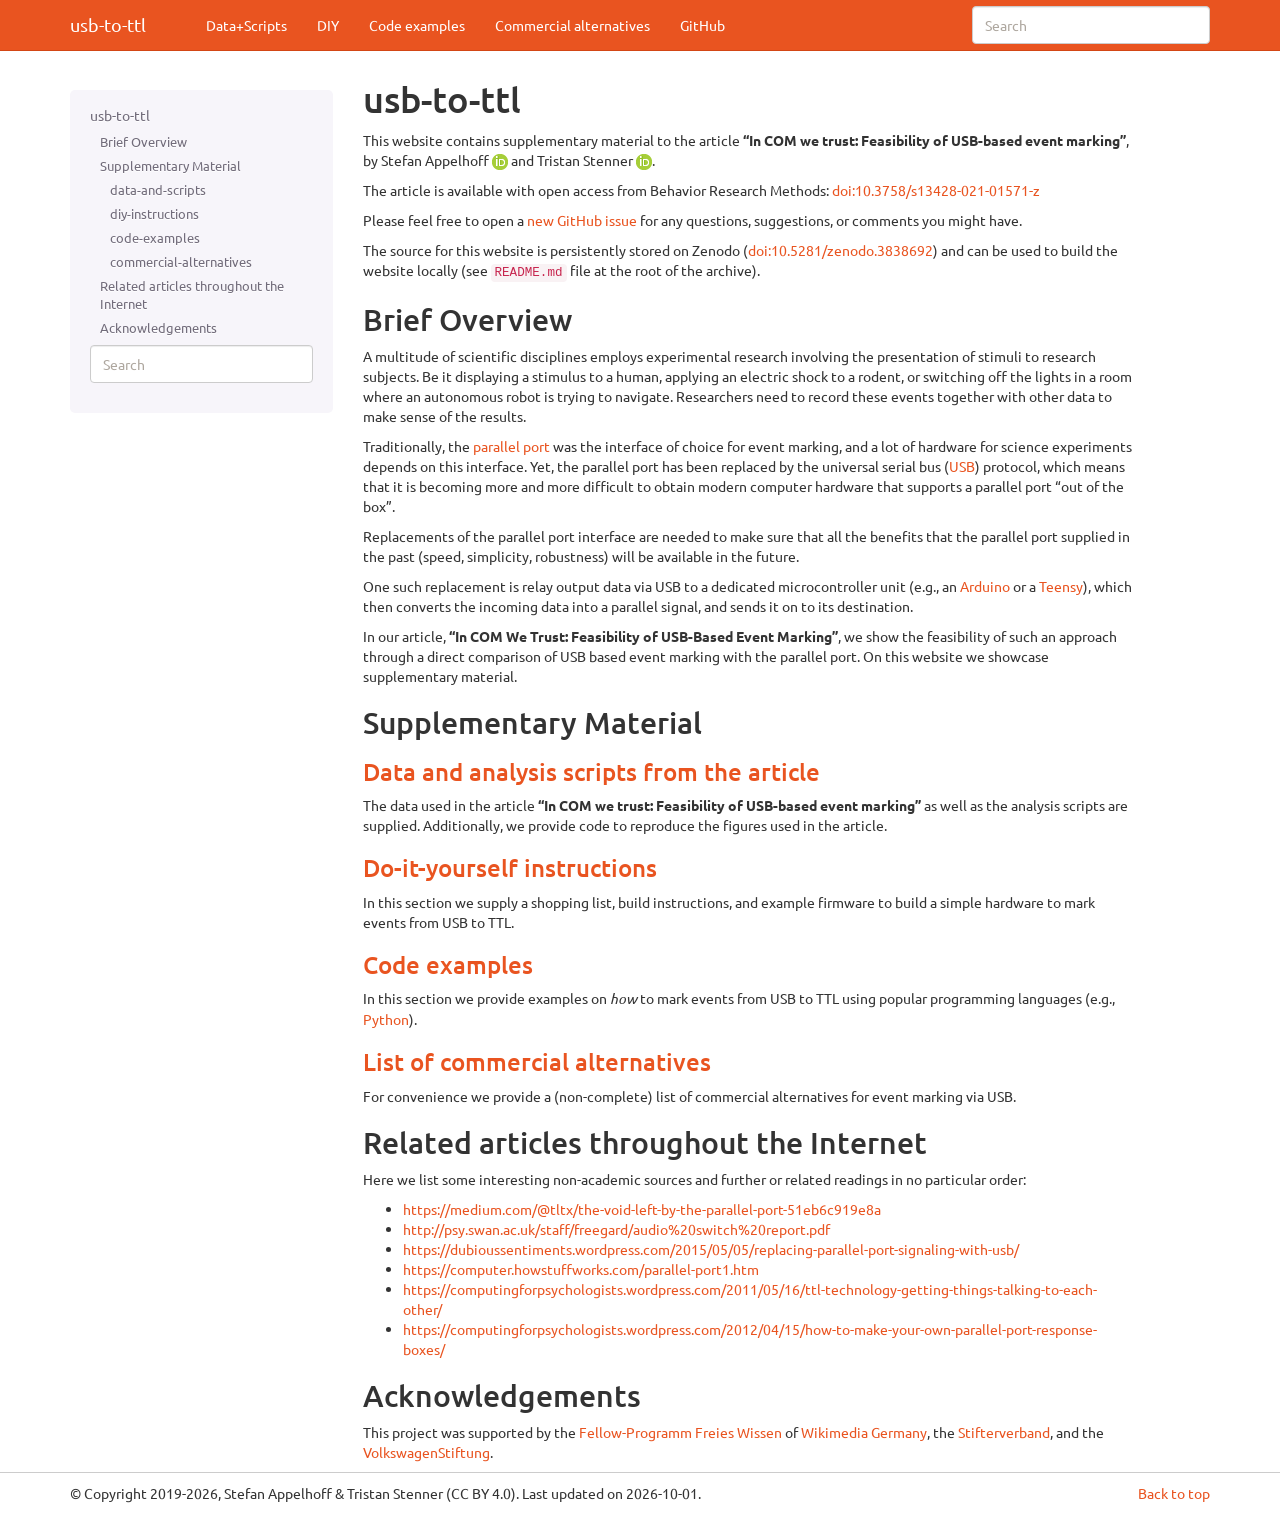
<file: index.html>
<!DOCTYPE html>

<html lang="en" data-content_root="./">
  <head>
    <meta charset="utf-8" />
    <meta name="viewport" content="width=device-width, initial-scale=1.0" /><meta name="viewport" content="width=device-width, initial-scale=1" />

    <title>usb-to-ttl &#8212; usb-to-ttl  documentation</title>
    <link rel="stylesheet" type="text/css" href="_static/pygments.css?v=a746c00c" />
    <link rel="stylesheet" type="text/css" href="_static/bootstrap-sphinx.css?v=0bf093e7" />
    <link rel="stylesheet" type="text/css" href="_static/copybutton.css?v=76b2166b" />
    <script src="_static/documentation_options.js?v=5929fcd5"></script>
    <script src="_static/doctools.js?v=fd6eb6e6"></script>
    <script src="_static/sphinx_highlight.js?v=6ffebe34"></script>
    <script src="_static/clipboard.min.js?v=a7894cd8"></script>
    <script src="_static/copybutton.js?v=fd10adb8"></script>
    <link rel="index" title="Index" href="genindex.html" />
    <link rel="search" title="Search" href="search.html" />
<meta charset='utf-8'>
<meta http-equiv='X-UA-Compatible' content='IE=edge,chrome=1'>
<meta name='viewport' content='width=device-width, initial-scale=1.0, maximum-scale=1'>
<meta name="apple-mobile-web-app-capable" content="yes">
<script type="text/javascript" src="_static/js/jquery-1.12.4.min.js"></script>
<script type="text/javascript" src="_static/js/jquery-fix.js"></script>
<script type="text/javascript" src="_static/bootstrap-3.4.1/js/bootstrap.min.js"></script>
<script type="text/javascript" src="_static/bootstrap-sphinx.js"></script>

  </head><body>

  <div id="navbar" class="navbar navbar-default navbar-fixed-top">
    <div class="container">
      <div class="navbar-header">
        <!-- .btn-navbar is used as the toggle for collapsed navbar content -->
        <button type="button" class="navbar-toggle" data-toggle="collapse" data-target=".nav-collapse">
          <span class="icon-bar"></span>
          <span class="icon-bar"></span>
          <span class="icon-bar"></span>
        </button>
        <a class="navbar-brand" href="#">
          usb-to-ttl</a>
        <span class="navbar-text navbar-version pull-left"><b></b></span>
      </div>

        <div class="collapse navbar-collapse nav-collapse">
          <ul class="nav navbar-nav">
            
                <li><a href="data-and-scripts.html">Data+Scripts</a></li>
                <li><a href="diy-instructions.html">DIY</a></li>
                <li><a href="code-examples.html">Code examples</a></li>
                <li><a href="commercial-alternatives.html">Commercial alternatives</a></li>
                <li><a href="https://github.com/sappelhoff/usb-to-ttl">GitHub</a></li>
            
            
              <li class="dropdown globaltoc-container">
  <a role="button"
     id="dLabelGlobalToc"
     data-toggle="dropdown"
     data-target="#"
     href="#">Site <b class="caret"></b></a>
  <ul class="dropdown-menu globaltoc"
      role="menu"
      aria-labelledby="dLabelGlobalToc"></ul>
</li>
              
            
            
            
            
            
              <li class="hidden-sm"></li>
            
          </ul>

          
            
<form class="navbar-form navbar-right" action="search.html" method="get">
 <div class="form-group">
  <input type="text" name="q" class="form-control" placeholder="Search" />
 </div>
  <input type="hidden" name="check_keywords" value="yes" />
  <input type="hidden" name="area" value="default" />
</form>
          
        </div>
    </div>
  </div>

<div class="container">
  <div class="row">
      <div class="col-md-3">
        <div id="sidebar" class="bs-sidenav" role="complementary"><ul>
<li><a class="reference internal" href="#">usb-to-ttl</a><ul>
<li><a class="reference internal" href="#brief-overview">Brief Overview</a></li>
<li><a class="reference internal" href="#supplementary-material">Supplementary Material</a><ul>
<li><a class="reference internal" href="#data-and-scripts"><span class="xref std std-ref">data-and-scripts</span></a></li>
<li><a class="reference internal" href="#diy-instructions"><span class="xref std std-ref">diy-instructions</span></a></li>
<li><a class="reference internal" href="#code-examples"><span class="xref std std-ref">code-examples</span></a></li>
<li><a class="reference internal" href="#commercial-alternatives"><span class="xref std std-ref">commercial-alternatives</span></a></li>
</ul>
</li>
<li><a class="reference internal" href="#related-articles-throughout-the-internet">Related articles throughout the Internet</a></li>
<li><a class="reference internal" href="#acknowledgements">Acknowledgements</a></li>
</ul>
</li>
</ul>

<form action="search.html" method="get">
 <div class="form-group">
  <input type="text" name="q" class="form-control" placeholder="Search" />
 </div>
  <input type="hidden" name="check_keywords" value="yes" />
  <input type="hidden" name="area" value="default" />
</form>
        </div>
      </div>
    <div class="body col-md-9 content" role="main">
      
  <section id="usb-to-ttl">
<h1>usb-to-ttl<a class="headerlink" href="#usb-to-ttl" title="Link to this heading">¶</a></h1>
<p>This website contains supplementary material to the article <strong>“In COM we trust: Feasibility of USB-based event marking”</strong>, by Stefan Appelhoff <a class="reference external" href="https://orcid.org/0000-0001-8002-0877"><img alt="(ORCID ID Stefan Appelhoff)" src="_images/orcid_16x16.png" /></a> and Tristan Stenner <a class="reference external" href="https://orcid.org/0000-0002-2428-9051"><img alt="(ORCID ID Tristan Stenner)" src="_images/orcid_16x16.png" /></a>.</p>
<p>The article is available with open access from Behavior Research Methods: <a class="reference external" href="https://doi.org/10.3758/s13428-021-01571-z">doi:10.3758/s13428-021-01571-z</a></p>
<p>Please feel free to open a <a class="reference external" href="https://github.com/sappelhoff/usb-to-ttl/issues/new">new GitHub issue</a> for any questions, suggestions, or comments you might have.</p>
<p>The source for this website is persistently stored on Zenodo (<a class="reference external" href="https://doi.org/10.5281/zenodo.3838692">doi:10.5281/zenodo.3838692</a>) and can be used to build the website locally (see <code class="docutils literal notranslate"><span class="pre">README.md</span></code> file at the root of the archive).</p>
<section id="brief-overview">
<h2>Brief Overview<a class="headerlink" href="#brief-overview" title="Link to this heading">¶</a></h2>
<p>A multitude of scientific disciplines employs experimental research involving the presentation of stimuli to research subjects.
Be it displaying a stimulus to a human, applying an electric shock to a rodent, or switching off the lights in a room where an autonomous robot is trying to navigate.
Researchers need to record these events together with other data to make sense of the results.</p>
<p>Traditionally, the <a class="reference external" href="https://en.wikipedia.org/wiki/Parallel_port">parallel port</a> was the interface of choice for event marking, and a lot of hardware for science experiments depends on this interface.
Yet, the parallel port has been replaced by the universal serial bus (<a class="reference external" href="https://en.wikipedia.org/wiki/USB">USB</a>) protocol, which means that it is becoming more and more difficult to obtain modern computer hardware that supports a parallel port “out of the box”.</p>
<p>Replacements of the parallel port interface are needed to make sure that all the benefits that the parallel port supplied in the past (speed, simplicity, robustness) will be available in the future.</p>
<p>One such replacement is relay output data via USB to a dedicated microcontroller unit (e.g., an <a class="reference external" href="https://www.arduino.cc/">Arduino</a> or a <a class="reference external" href="https://www.pjrc.com/teensy/">Teensy</a>), which then converts the incoming data into a parallel signal, and sends it on to its destination.</p>
<p>In our article, <strong>“In COM We Trust: Feasibility of USB-Based Event Marking”</strong>, we show the feasibility of such an approach through a direct comparison of USB based event marking with the parallel port.
On this website we showcase supplementary material.</p>
</section>
<section id="supplementary-material">
<h2>Supplementary Material<a class="headerlink" href="#supplementary-material" title="Link to this heading">¶</a></h2>
<section id="data-and-scripts">
<h3><a class="reference internal" href="data-and-scripts.html#data-and-scripts"><span class="std std-ref">Data and analysis scripts from the article</span></a><a class="headerlink" href="#data-and-scripts" title="Link to this heading">¶</a></h3>
<p>The data used in the article <strong>“In COM we trust: Feasibility of USB-based event marking”</strong> as well as the analysis scripts are supplied.
Additionally, we provide code to reproduce the figures used in the article.</p>
</section>
<section id="diy-instructions">
<h3><a class="reference internal" href="diy-instructions.html#diy-instructions"><span class="std std-ref">Do-it-yourself instructions</span></a><a class="headerlink" href="#diy-instructions" title="Link to this heading">¶</a></h3>
<p>In this section we supply a shopping list, build instructions, and example firmware to build a simple hardware to mark events from USB to TTL.</p>
</section>
<section id="code-examples">
<h3><a class="reference internal" href="code-examples.html#code-examples"><span class="std std-ref">Code examples</span></a><a class="headerlink" href="#code-examples" title="Link to this heading">¶</a></h3>
<p>In this section we provide examples on <em>how</em> to mark events from USB to TTL using popular programming languages (e.g., <a class="reference external" href="https://www.python.org">Python</a>).</p>
</section>
<section id="commercial-alternatives">
<h3><a class="reference internal" href="commercial-alternatives.html#commercial-alternatives"><span class="std std-ref">List of commercial alternatives</span></a><a class="headerlink" href="#commercial-alternatives" title="Link to this heading">¶</a></h3>
<p>For convenience we provide a (non-complete) list of commercial alternatives for event marking via USB.</p>
</section>
</section>
<section id="related-articles-throughout-the-internet">
<h2>Related articles throughout the Internet<a class="headerlink" href="#related-articles-throughout-the-internet" title="Link to this heading">¶</a></h2>
<p>Here we list some interesting non-academic sources and further or related readings in no particular order:</p>
<ul class="simple">
<li><p><a class="reference external" href="https://medium.com/&#64;tltx/the-void-left-by-the-parallel-port-51eb6c919e8a">https://medium.com/&#64;tltx/the-void-left-by-the-parallel-port-51eb6c919e8a</a></p></li>
<li><p><a class="reference external" href="http://psy.swan.ac.uk/staff/freegard/audio%20switch%20report.pdf">http://psy.swan.ac.uk/staff/freegard/audio%20switch%20report.pdf</a></p></li>
<li><p><a class="reference external" href="https://dubioussentiments.wordpress.com/2015/05/05/replacing-parallel-port-signaling-with-usb/">https://dubioussentiments.wordpress.com/2015/05/05/replacing-parallel-port-signaling-with-usb/</a></p></li>
<li><p><a class="reference external" href="https://computer.howstuffworks.com/parallel-port1.htm">https://computer.howstuffworks.com/parallel-port1.htm</a></p></li>
<li><p><a class="reference external" href="https://computingforpsychologists.wordpress.com/2011/05/16/ttl-technology-getting-things-talking-to-each-other/">https://computingforpsychologists.wordpress.com/2011/05/16/ttl-technology-getting-things-talking-to-each-other/</a></p></li>
<li><p><a class="reference external" href="https://computingforpsychologists.wordpress.com/2012/04/15/how-to-make-your-own-parallel-port-response-boxes/">https://computingforpsychologists.wordpress.com/2012/04/15/how-to-make-your-own-parallel-port-response-boxes/</a></p></li>
</ul>
</section>
<section id="acknowledgements">
<h2>Acknowledgements<a class="headerlink" href="#acknowledgements" title="Link to this heading">¶</a></h2>
<p>This project was supported by the <a class="reference external" href="https://de.wikiversity.org/wiki/Wikiversity:Fellow-Programm_Freies_Wissen">Fellow-Programm Freies Wissen</a> of <a class="reference external" href="https://www.wikimedia.de/">Wikimedia Germany</a>, the <a class="reference external" href="https://www.stifterverband.org/">Stifterverband</a>, and the <a class="reference external" href="https://www.volkswagenstiftung.de/">VolkswagenStiftung</a>.</p>
</section>
</section>


    </div>
      
  </div>
</div>
<footer class="footer">
  <div class="container">
    <p class="pull-right">
      <a href="#">Back to top</a>
      
    </p>
    <p>
        &copy; Copyright 2019-2026, Stefan Appelhoff &amp; Tristan Stenner (CC BY 4.0). Last updated on 2026-10-01.<br/>
    </p>
  </div>
</footer>
  </body>
</html>
</file>
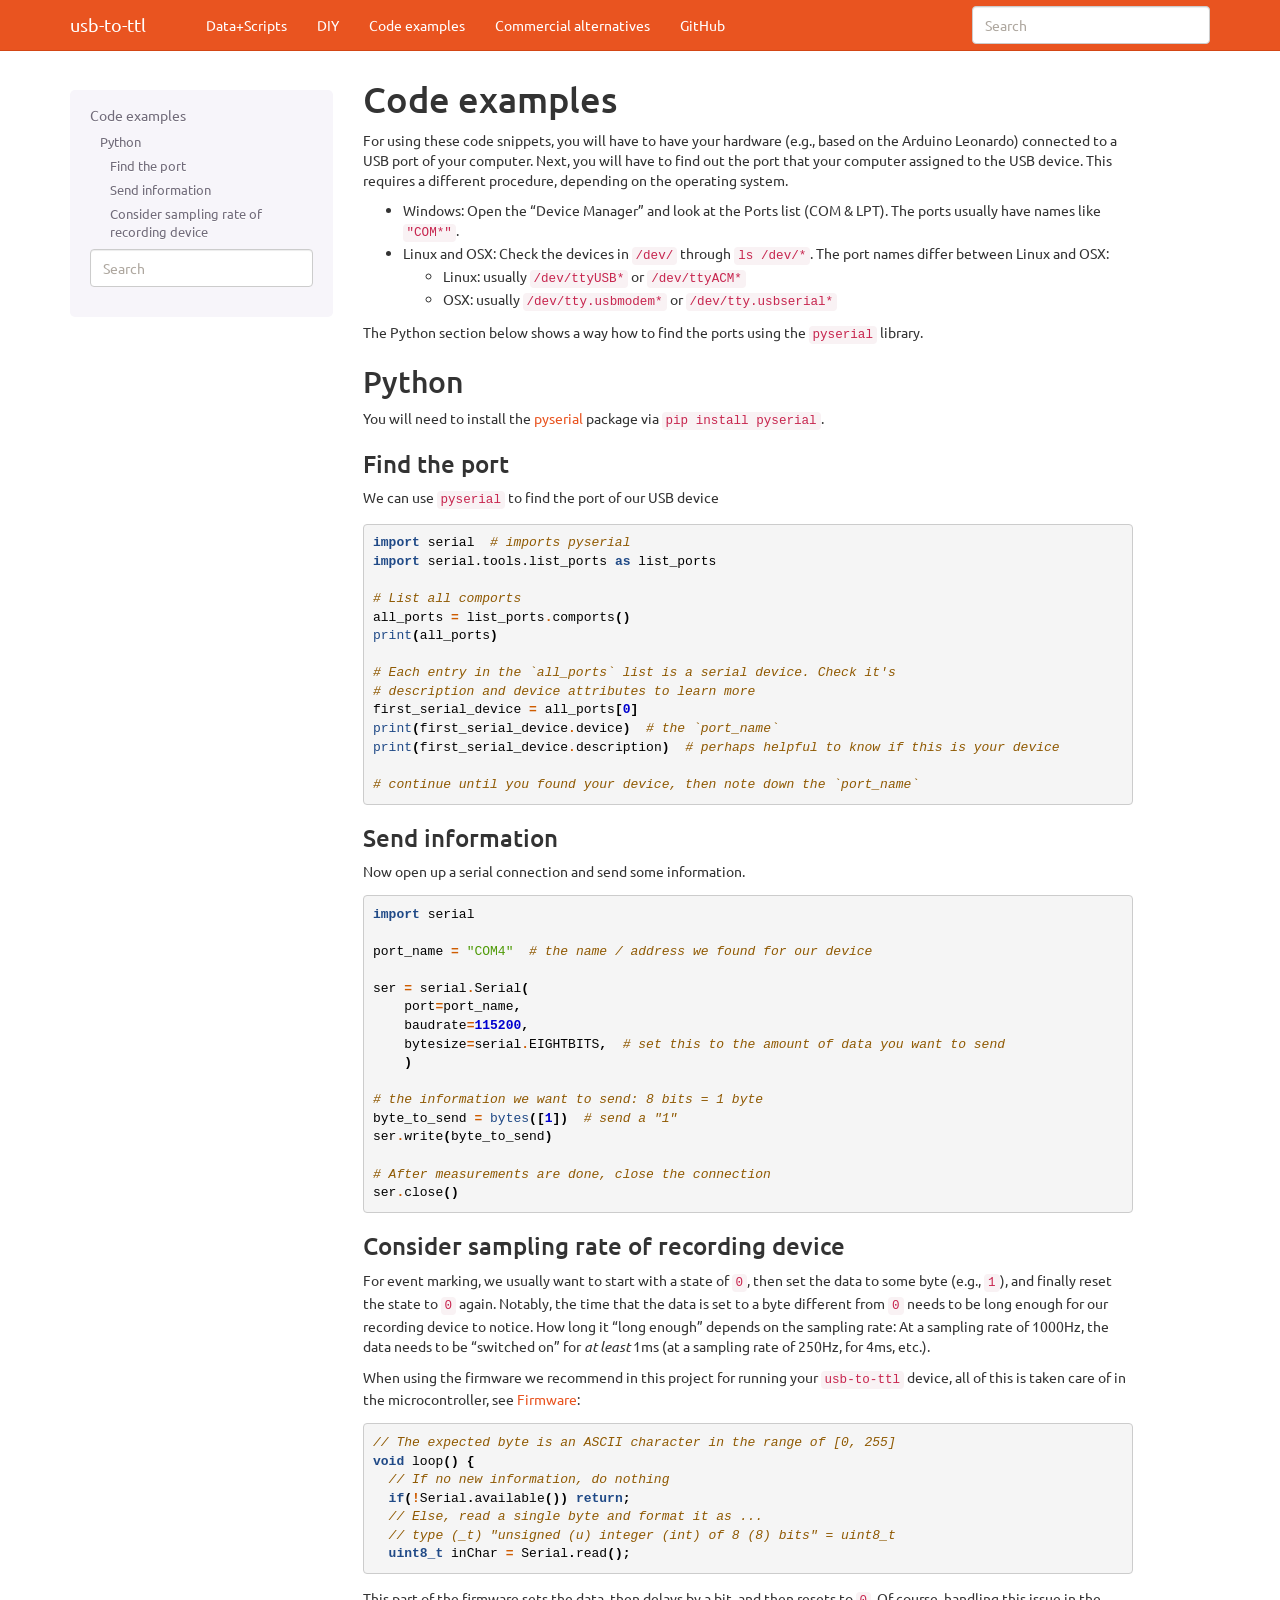
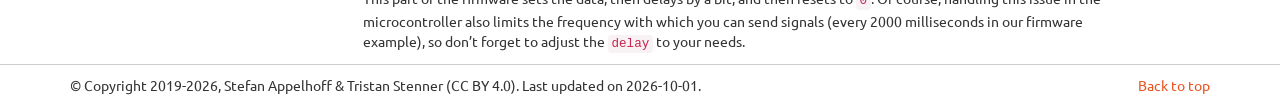
<file: code-examples.html>
<!DOCTYPE html>

<html lang="en" data-content_root="./">
  <head>
    <meta charset="utf-8" />
    <meta name="viewport" content="width=device-width, initial-scale=1.0" /><meta name="viewport" content="width=device-width, initial-scale=1" />

    <title>Code examples &#8212; usb-to-ttl  documentation</title>
    <link rel="stylesheet" type="text/css" href="_static/pygments.css?v=a746c00c" />
    <link rel="stylesheet" type="text/css" href="_static/bootstrap-sphinx.css?v=0bf093e7" />
    <link rel="stylesheet" type="text/css" href="_static/copybutton.css?v=76b2166b" />
    <script src="_static/documentation_options.js?v=5929fcd5"></script>
    <script src="_static/doctools.js?v=fd6eb6e6"></script>
    <script src="_static/sphinx_highlight.js?v=6ffebe34"></script>
    <script src="_static/clipboard.min.js?v=a7894cd8"></script>
    <script src="_static/copybutton.js?v=fd10adb8"></script>
    <link rel="index" title="Index" href="genindex.html" />
    <link rel="search" title="Search" href="search.html" />
<meta charset='utf-8'>
<meta http-equiv='X-UA-Compatible' content='IE=edge,chrome=1'>
<meta name='viewport' content='width=device-width, initial-scale=1.0, maximum-scale=1'>
<meta name="apple-mobile-web-app-capable" content="yes">
<script type="text/javascript" src="_static/js/jquery-1.12.4.min.js"></script>
<script type="text/javascript" src="_static/js/jquery-fix.js"></script>
<script type="text/javascript" src="_static/bootstrap-3.4.1/js/bootstrap.min.js"></script>
<script type="text/javascript" src="_static/bootstrap-sphinx.js"></script>

  </head><body>

  <div id="navbar" class="navbar navbar-default navbar-fixed-top">
    <div class="container">
      <div class="navbar-header">
        <!-- .btn-navbar is used as the toggle for collapsed navbar content -->
        <button type="button" class="navbar-toggle" data-toggle="collapse" data-target=".nav-collapse">
          <span class="icon-bar"></span>
          <span class="icon-bar"></span>
          <span class="icon-bar"></span>
        </button>
        <a class="navbar-brand" href="index.html">
          usb-to-ttl</a>
        <span class="navbar-text navbar-version pull-left"><b></b></span>
      </div>

        <div class="collapse navbar-collapse nav-collapse">
          <ul class="nav navbar-nav">
            
                <li><a href="data-and-scripts.html">Data+Scripts</a></li>
                <li><a href="diy-instructions.html">DIY</a></li>
                <li><a href="#">Code examples</a></li>
                <li><a href="commercial-alternatives.html">Commercial alternatives</a></li>
                <li><a href="https://github.com/sappelhoff/usb-to-ttl">GitHub</a></li>
            
            
              <li class="dropdown globaltoc-container">
  <a role="button"
     id="dLabelGlobalToc"
     data-toggle="dropdown"
     data-target="#"
     href="index.html">Site <b class="caret"></b></a>
  <ul class="dropdown-menu globaltoc"
      role="menu"
      aria-labelledby="dLabelGlobalToc"></ul>
</li>
              
            
            
            
            
            
              <li class="hidden-sm"></li>
            
          </ul>

          
            
<form class="navbar-form navbar-right" action="search.html" method="get">
 <div class="form-group">
  <input type="text" name="q" class="form-control" placeholder="Search" />
 </div>
  <input type="hidden" name="check_keywords" value="yes" />
  <input type="hidden" name="area" value="default" />
</form>
          
        </div>
    </div>
  </div>

<div class="container">
  <div class="row">
      <div class="col-md-3">
        <div id="sidebar" class="bs-sidenav" role="complementary"><ul>
<li><a class="reference internal" href="#">Code examples</a><ul>
<li><a class="reference internal" href="#python">Python</a><ul>
<li><a class="reference internal" href="#find-the-port">Find the port</a></li>
<li><a class="reference internal" href="#send-information">Send information</a></li>
<li><a class="reference internal" href="#consider-sampling-rate-of-recording-device">Consider sampling rate of recording device</a></li>
</ul>
</li>
</ul>
</li>
</ul>

<form action="search.html" method="get">
 <div class="form-group">
  <input type="text" name="q" class="form-control" placeholder="Search" />
 </div>
  <input type="hidden" name="check_keywords" value="yes" />
  <input type="hidden" name="area" value="default" />
</form>
        </div>
      </div>
    <div class="body col-md-9 content" role="main">
      
  <section id="code-examples">
<span id="id1"></span><h1>Code examples<a class="headerlink" href="#code-examples" title="Link to this heading">¶</a></h1>
<p>For using these code snippets, you will have to have your hardware (e.g., based on the Arduino Leonardo) connected to a USB port of your computer.
Next, you will have to find out the port that your computer assigned to the USB device.
This requires a different procedure, depending on the operating system.</p>
<ul class="simple">
<li><p>Windows: Open the “Device Manager” and look at the Ports list (COM &amp; LPT). The ports usually have names like <code class="docutils literal notranslate"><span class="pre">&quot;COM*&quot;</span></code>.</p></li>
<li><p>Linux and OSX: Check the devices in <code class="docutils literal notranslate"><span class="pre">/dev/</span></code> through <code class="docutils literal notranslate"><span class="pre">ls</span> <span class="pre">/dev/*</span></code>. The port names differ between Linux and OSX:</p>
<ul>
<li><p>Linux: usually <code class="docutils literal notranslate"><span class="pre">/dev/ttyUSB*</span></code> or <code class="docutils literal notranslate"><span class="pre">/dev/ttyACM*</span></code></p></li>
<li><p>OSX: usually <code class="docutils literal notranslate"><span class="pre">/dev/tty.usbmodem*</span></code> or <code class="docutils literal notranslate"><span class="pre">/dev/tty.usbserial*</span></code></p></li>
</ul>
</li>
</ul>
<p>The Python section below shows a way how to find the ports using the <code class="docutils literal notranslate"><span class="pre">pyserial</span></code> library.</p>
<section id="python">
<h2>Python<a class="headerlink" href="#python" title="Link to this heading">¶</a></h2>
<p>You will need to install the <a class="reference external" href="https://github.com/pyserial/pyserial">pyserial</a> package via <code class="docutils literal notranslate"><span class="pre">pip</span> <span class="pre">install</span> <span class="pre">pyserial</span></code>.</p>
<section id="find-the-port">
<h3>Find the port<a class="headerlink" href="#find-the-port" title="Link to this heading">¶</a></h3>
<p>We can use <code class="docutils literal notranslate"><span class="pre">pyserial</span></code> to find the port of our USB device</p>
<div class="highlight-python notranslate"><div class="highlight"><pre><span></span><span class="kn">import</span> <span class="nn">serial</span>  <span class="c1"># imports pyserial</span>
<span class="kn">import</span> <span class="nn">serial.tools.list_ports</span> <span class="k">as</span> <span class="nn">list_ports</span>

<span class="c1"># List all comports</span>
<span class="n">all_ports</span> <span class="o">=</span> <span class="n">list_ports</span><span class="o">.</span><span class="n">comports</span><span class="p">()</span>
<span class="nb">print</span><span class="p">(</span><span class="n">all_ports</span><span class="p">)</span>

<span class="c1"># Each entry in the `all_ports` list is a serial device. Check it&#39;s</span>
<span class="c1"># description and device attributes to learn more</span>
<span class="n">first_serial_device</span> <span class="o">=</span> <span class="n">all_ports</span><span class="p">[</span><span class="mi">0</span><span class="p">]</span>
<span class="nb">print</span><span class="p">(</span><span class="n">first_serial_device</span><span class="o">.</span><span class="n">device</span><span class="p">)</span>  <span class="c1"># the `port_name`</span>
<span class="nb">print</span><span class="p">(</span><span class="n">first_serial_device</span><span class="o">.</span><span class="n">description</span><span class="p">)</span>  <span class="c1"># perhaps helpful to know if this is your device</span>

<span class="c1"># continue until you found your device, then note down the `port_name`</span>
</pre></div>
</div>
</section>
<section id="send-information">
<h3>Send information<a class="headerlink" href="#send-information" title="Link to this heading">¶</a></h3>
<p>Now open up a serial connection and send some information.</p>
<div class="highlight-python notranslate"><div class="highlight"><pre><span></span><span class="kn">import</span> <span class="nn">serial</span>

<span class="n">port_name</span> <span class="o">=</span> <span class="s2">&quot;COM4&quot;</span>  <span class="c1"># the name / address we found for our device</span>

<span class="n">ser</span> <span class="o">=</span> <span class="n">serial</span><span class="o">.</span><span class="n">Serial</span><span class="p">(</span>
    <span class="n">port</span><span class="o">=</span><span class="n">port_name</span><span class="p">,</span>
    <span class="n">baudrate</span><span class="o">=</span><span class="mi">115200</span><span class="p">,</span>
    <span class="n">bytesize</span><span class="o">=</span><span class="n">serial</span><span class="o">.</span><span class="n">EIGHTBITS</span><span class="p">,</span>  <span class="c1"># set this to the amount of data you want to send</span>
    <span class="p">)</span>

<span class="c1"># the information we want to send: 8 bits = 1 byte</span>
<span class="n">byte_to_send</span> <span class="o">=</span> <span class="nb">bytes</span><span class="p">([</span><span class="mi">1</span><span class="p">])</span>  <span class="c1"># send a &quot;1&quot;</span>
<span class="n">ser</span><span class="o">.</span><span class="n">write</span><span class="p">(</span><span class="n">byte_to_send</span><span class="p">)</span>

<span class="c1"># After measurements are done, close the connection</span>
<span class="n">ser</span><span class="o">.</span><span class="n">close</span><span class="p">()</span>
</pre></div>
</div>
</section>
<section id="consider-sampling-rate-of-recording-device">
<h3>Consider sampling rate of recording device<a class="headerlink" href="#consider-sampling-rate-of-recording-device" title="Link to this heading">¶</a></h3>
<p>For event marking, we usually want to start with a state of <code class="docutils literal notranslate"><span class="pre">0</span></code>, then set the data to some byte (e.g., <code class="docutils literal notranslate"><span class="pre">1</span></code>), and finally reset the state to <code class="docutils literal notranslate"><span class="pre">0</span></code> again.
Notably, the time that the data is set to a byte different from <code class="docutils literal notranslate"><span class="pre">0</span></code> needs to be long enough for our recording device to notice.
How long it “long enough” depends on the sampling rate: At a sampling rate of 1000Hz, the data needs to be “switched on” for <em>at least</em> 1ms (at a sampling rate of 250Hz, for 4ms, etc.).</p>
<p>When using the firmware we recommend in this project for running your <code class="docutils literal notranslate"><span class="pre">usb-to-ttl</span></code> device, all of this is taken care of in the microcontroller, see <a class="reference internal" href="diy-instructions.html#firmware"><span class="std std-ref">Firmware</span></a>:</p>
<div class="highlight-C notranslate"><div class="highlight"><pre><span></span><span class="c1">// The expected byte is an ASCII character in the range of [0, 255]</span>
<span class="kt">void</span><span class="w"> </span><span class="nf">loop</span><span class="p">()</span><span class="w"> </span><span class="p">{</span>
<span class="w">  </span><span class="c1">// If no new information, do nothing</span>
<span class="w">  </span><span class="k">if</span><span class="p">(</span><span class="o">!</span><span class="n">Serial</span><span class="p">.</span><span class="n">available</span><span class="p">())</span><span class="w"> </span><span class="k">return</span><span class="p">;</span>
<span class="w">  </span><span class="c1">// Else, read a single byte and format it as ...</span>
<span class="w">  </span><span class="c1">// type (_t) &quot;unsigned (u) integer (int) of 8 (8) bits&quot; = uint8_t</span>
<span class="w">  </span><span class="kt">uint8_t</span><span class="w"> </span><span class="n">inChar</span><span class="w"> </span><span class="o">=</span><span class="w"> </span><span class="n">Serial</span><span class="p">.</span><span class="n">read</span><span class="p">();</span>
</pre></div>
</div>
<p>This part of the firmware sets the data, then delays by a bit, and then resets to <code class="docutils literal notranslate"><span class="pre">0</span></code>.
Of course, handling this issue in the microcontroller also limits the frequency with which you can send signals (every 2000 milliseconds in our firmware example), so don’t forget to adjust the <code class="docutils literal notranslate"><span class="pre">delay</span></code> to your needs.</p>
</section>
</section>
</section>


    </div>
      
  </div>
</div>
<footer class="footer">
  <div class="container">
    <p class="pull-right">
      <a href="#">Back to top</a>
      
    </p>
    <p>
        &copy; Copyright 2019-2026, Stefan Appelhoff &amp; Tristan Stenner (CC BY 4.0). Last updated on 2026-10-01.<br/>
    </p>
  </div>
</footer>
  </body>
</html>
</file>
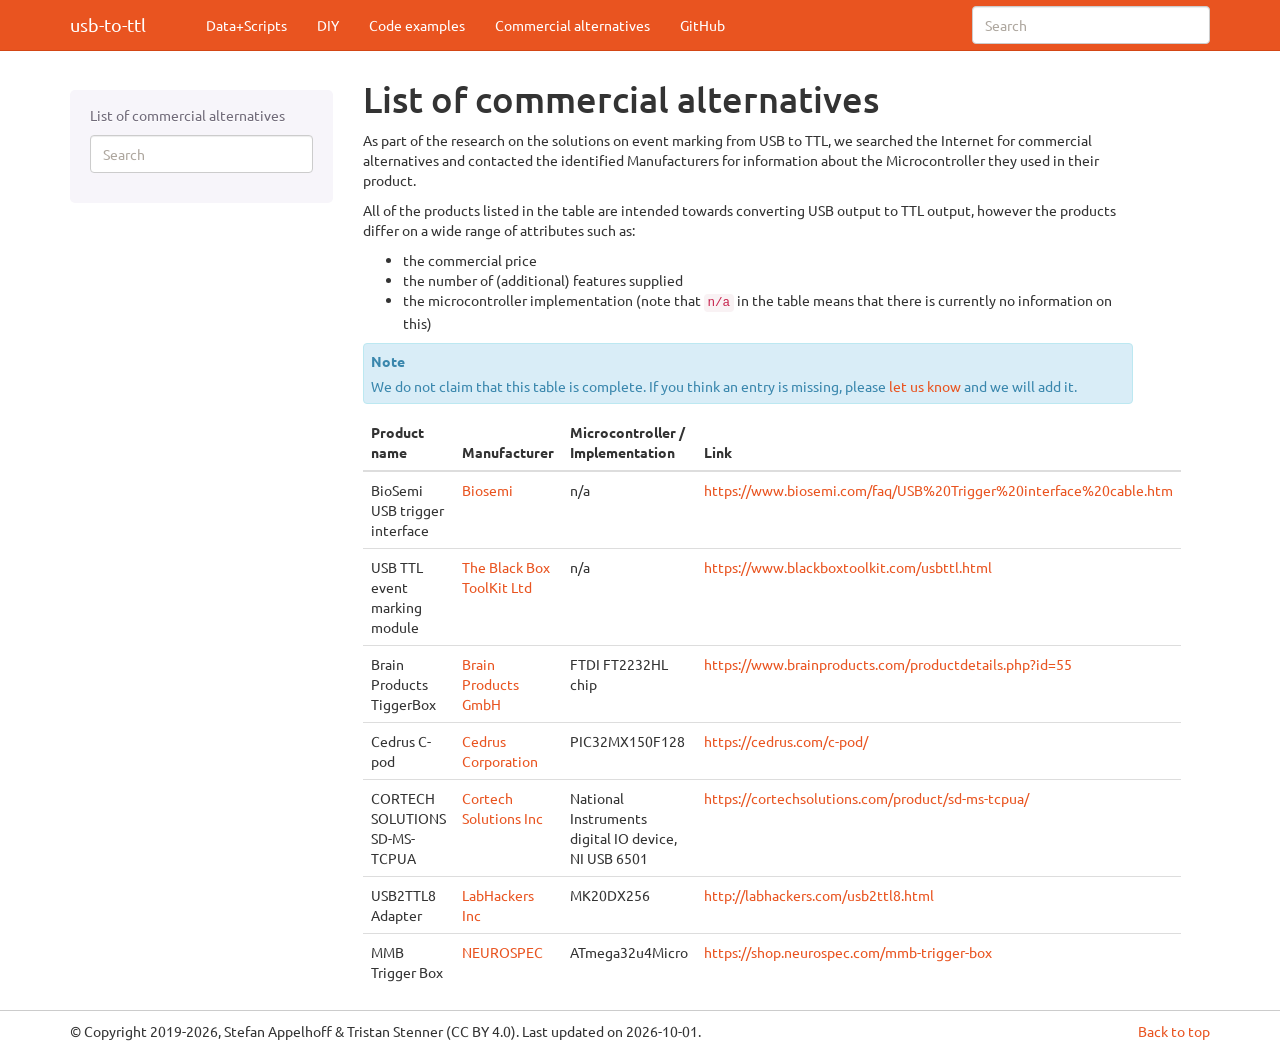
<file: commercial-alternatives.html>
<!DOCTYPE html>

<html lang="en" data-content_root="./">
  <head>
    <meta charset="utf-8" />
    <meta name="viewport" content="width=device-width, initial-scale=1.0" /><meta name="viewport" content="width=device-width, initial-scale=1" />

    <title>List of commercial alternatives &#8212; usb-to-ttl  documentation</title>
    <link rel="stylesheet" type="text/css" href="_static/pygments.css?v=a746c00c" />
    <link rel="stylesheet" type="text/css" href="_static/bootstrap-sphinx.css?v=0bf093e7" />
    <link rel="stylesheet" type="text/css" href="_static/copybutton.css?v=76b2166b" />
    <script src="_static/documentation_options.js?v=5929fcd5"></script>
    <script src="_static/doctools.js?v=fd6eb6e6"></script>
    <script src="_static/sphinx_highlight.js?v=6ffebe34"></script>
    <script src="_static/clipboard.min.js?v=a7894cd8"></script>
    <script src="_static/copybutton.js?v=fd10adb8"></script>
    <link rel="index" title="Index" href="genindex.html" />
    <link rel="search" title="Search" href="search.html" />
<meta charset='utf-8'>
<meta http-equiv='X-UA-Compatible' content='IE=edge,chrome=1'>
<meta name='viewport' content='width=device-width, initial-scale=1.0, maximum-scale=1'>
<meta name="apple-mobile-web-app-capable" content="yes">
<script type="text/javascript" src="_static/js/jquery-1.12.4.min.js"></script>
<script type="text/javascript" src="_static/js/jquery-fix.js"></script>
<script type="text/javascript" src="_static/bootstrap-3.4.1/js/bootstrap.min.js"></script>
<script type="text/javascript" src="_static/bootstrap-sphinx.js"></script>

  </head><body>

  <div id="navbar" class="navbar navbar-default navbar-fixed-top">
    <div class="container">
      <div class="navbar-header">
        <!-- .btn-navbar is used as the toggle for collapsed navbar content -->
        <button type="button" class="navbar-toggle" data-toggle="collapse" data-target=".nav-collapse">
          <span class="icon-bar"></span>
          <span class="icon-bar"></span>
          <span class="icon-bar"></span>
        </button>
        <a class="navbar-brand" href="index.html">
          usb-to-ttl</a>
        <span class="navbar-text navbar-version pull-left"><b></b></span>
      </div>

        <div class="collapse navbar-collapse nav-collapse">
          <ul class="nav navbar-nav">
            
                <li><a href="data-and-scripts.html">Data+Scripts</a></li>
                <li><a href="diy-instructions.html">DIY</a></li>
                <li><a href="code-examples.html">Code examples</a></li>
                <li><a href="#">Commercial alternatives</a></li>
                <li><a href="https://github.com/sappelhoff/usb-to-ttl">GitHub</a></li>
            
            
              <li class="dropdown globaltoc-container">
  <a role="button"
     id="dLabelGlobalToc"
     data-toggle="dropdown"
     data-target="#"
     href="index.html">Site <b class="caret"></b></a>
  <ul class="dropdown-menu globaltoc"
      role="menu"
      aria-labelledby="dLabelGlobalToc"></ul>
</li>
              
            
            
            
            
            
              <li class="hidden-sm"></li>
            
          </ul>

          
            
<form class="navbar-form navbar-right" action="search.html" method="get">
 <div class="form-group">
  <input type="text" name="q" class="form-control" placeholder="Search" />
 </div>
  <input type="hidden" name="check_keywords" value="yes" />
  <input type="hidden" name="area" value="default" />
</form>
          
        </div>
    </div>
  </div>

<div class="container">
  <div class="row">
      <div class="col-md-3">
        <div id="sidebar" class="bs-sidenav" role="complementary"><ul>
<li><a class="reference internal" href="#">List of commercial alternatives</a></li>
</ul>

<form action="search.html" method="get">
 <div class="form-group">
  <input type="text" name="q" class="form-control" placeholder="Search" />
 </div>
  <input type="hidden" name="check_keywords" value="yes" />
  <input type="hidden" name="area" value="default" />
</form>
        </div>
      </div>
    <div class="body col-md-9 content" role="main">
      
  <section id="list-of-commercial-alternatives">
<span id="commercial-alternatives"></span><h1>List of commercial alternatives<a class="headerlink" href="#list-of-commercial-alternatives" title="Link to this heading">¶</a></h1>
<p>As part of the research on the solutions on event marking from USB to TTL, we searched the Internet for commercial alternatives and contacted the identified Manufacturers for information about the Microcontroller they used in their product.</p>
<p>All of the products listed in the table are intended towards converting USB output to TTL output, however the products differ on a wide range of attributes such as:</p>
<ul class="simple">
<li><p>the commercial price</p></li>
<li><p>the number of (additional) features supplied</p></li>
<li><p>the microcontroller implementation (note that <code class="docutils literal notranslate"><span class="pre">n/a</span></code> in the table means that there is currently no information on this)</p></li>
</ul>
<div class="admonition note">
<p class="admonition-title">Note</p>
<p>We do not claim that this table is complete. If you think an entry is missing, please <a class="reference external" href="https://github.com/sappelhoff/usb-to-ttl/issues/new">let us know</a> and we will add it.</p>
</div>
<table class="docutils align-default">
<thead>
<tr class="row-odd"><th class="head"><p>Product name</p></th>
<th class="head"><p>Manufacturer</p></th>
<th class="head"><p>Microcontroller / Implementation</p></th>
<th class="head"><p>Link</p></th>
</tr>
</thead>
<tbody>
<tr class="row-even"><td><p>BioSemi USB trigger interface</p></td>
<td><p><a class="reference external" href="https://www.biosemi.com">Biosemi</a></p></td>
<td><p>n/a</p></td>
<td><p><a class="reference external" href="https://www.biosemi.com/faq/USB%20Trigger%20interface%20cable.htm">https://www.biosemi.com/faq/USB%20Trigger%20interface%20cable.htm</a></p></td>
</tr>
<tr class="row-odd"><td><p>USB TTL event marking module</p></td>
<td><p><a class="reference external" href="https://www.blackboxtoolkit.com">The Black Box ToolKit Ltd</a></p></td>
<td><p>n/a</p></td>
<td><p><a class="reference external" href="https://www.blackboxtoolkit.com/usbttl.html">https://www.blackboxtoolkit.com/usbttl.html</a></p></td>
</tr>
<tr class="row-even"><td><p>Brain Products TiggerBox</p></td>
<td><p><a class="reference external" href="https://www.brainproducts.com">Brain Products GmbH</a></p></td>
<td><p>FTDI FT2232HL chip</p></td>
<td><p><a class="reference external" href="https://www.brainproducts.com/productdetails.php?id=55">https://www.brainproducts.com/productdetails.php?id=55</a></p></td>
</tr>
<tr class="row-odd"><td><p>Cedrus C-pod</p></td>
<td><p><a class="reference external" href="https://cedrus.com">Cedrus Corporation</a></p></td>
<td><p>PIC32MX150F128</p></td>
<td><p><a class="reference external" href="https://cedrus.com/c-pod/">https://cedrus.com/c-pod/</a></p></td>
</tr>
<tr class="row-even"><td><p>CORTECH SOLUTIONS SD-MS-TCPUA</p></td>
<td><p><a class="reference external" href="https://cortechsolutions.com">Cortech Solutions Inc</a></p></td>
<td><p>National Instruments digital IO device, NI USB 6501</p></td>
<td><p><a class="reference external" href="https://cortechsolutions.com/product/sd-ms-tcpua/">https://cortechsolutions.com/product/sd-ms-tcpua/</a></p></td>
</tr>
<tr class="row-odd"><td><p>USB2TTL8 Adapter</p></td>
<td><p><a class="reference external" href="http://labhackers.com">LabHackers Inc</a></p></td>
<td><p>MK20DX256</p></td>
<td><p><a class="reference external" href="http://labhackers.com/usb2ttl8.html">http://labhackers.com/usb2ttl8.html</a></p></td>
</tr>
<tr class="row-even"><td><p>MMB Trigger Box</p></td>
<td><p><a class="reference external" href="https://shop.neurospec.com">NEUROSPEC</a></p></td>
<td><p>ATmega32u4Micro</p></td>
<td><p><a class="reference external" href="https://shop.neurospec.com/mmb-trigger-box">https://shop.neurospec.com/mmb-trigger-box</a></p></td>
</tr>
</tbody>
</table>
</section>


    </div>
      
  </div>
</div>
<footer class="footer">
  <div class="container">
    <p class="pull-right">
      <a href="#">Back to top</a>
      
    </p>
    <p>
        &copy; Copyright 2019-2026, Stefan Appelhoff &amp; Tristan Stenner (CC BY 4.0). Last updated on 2026-10-01.<br/>
    </p>
  </div>
</footer>
  </body>
</html>
</file>
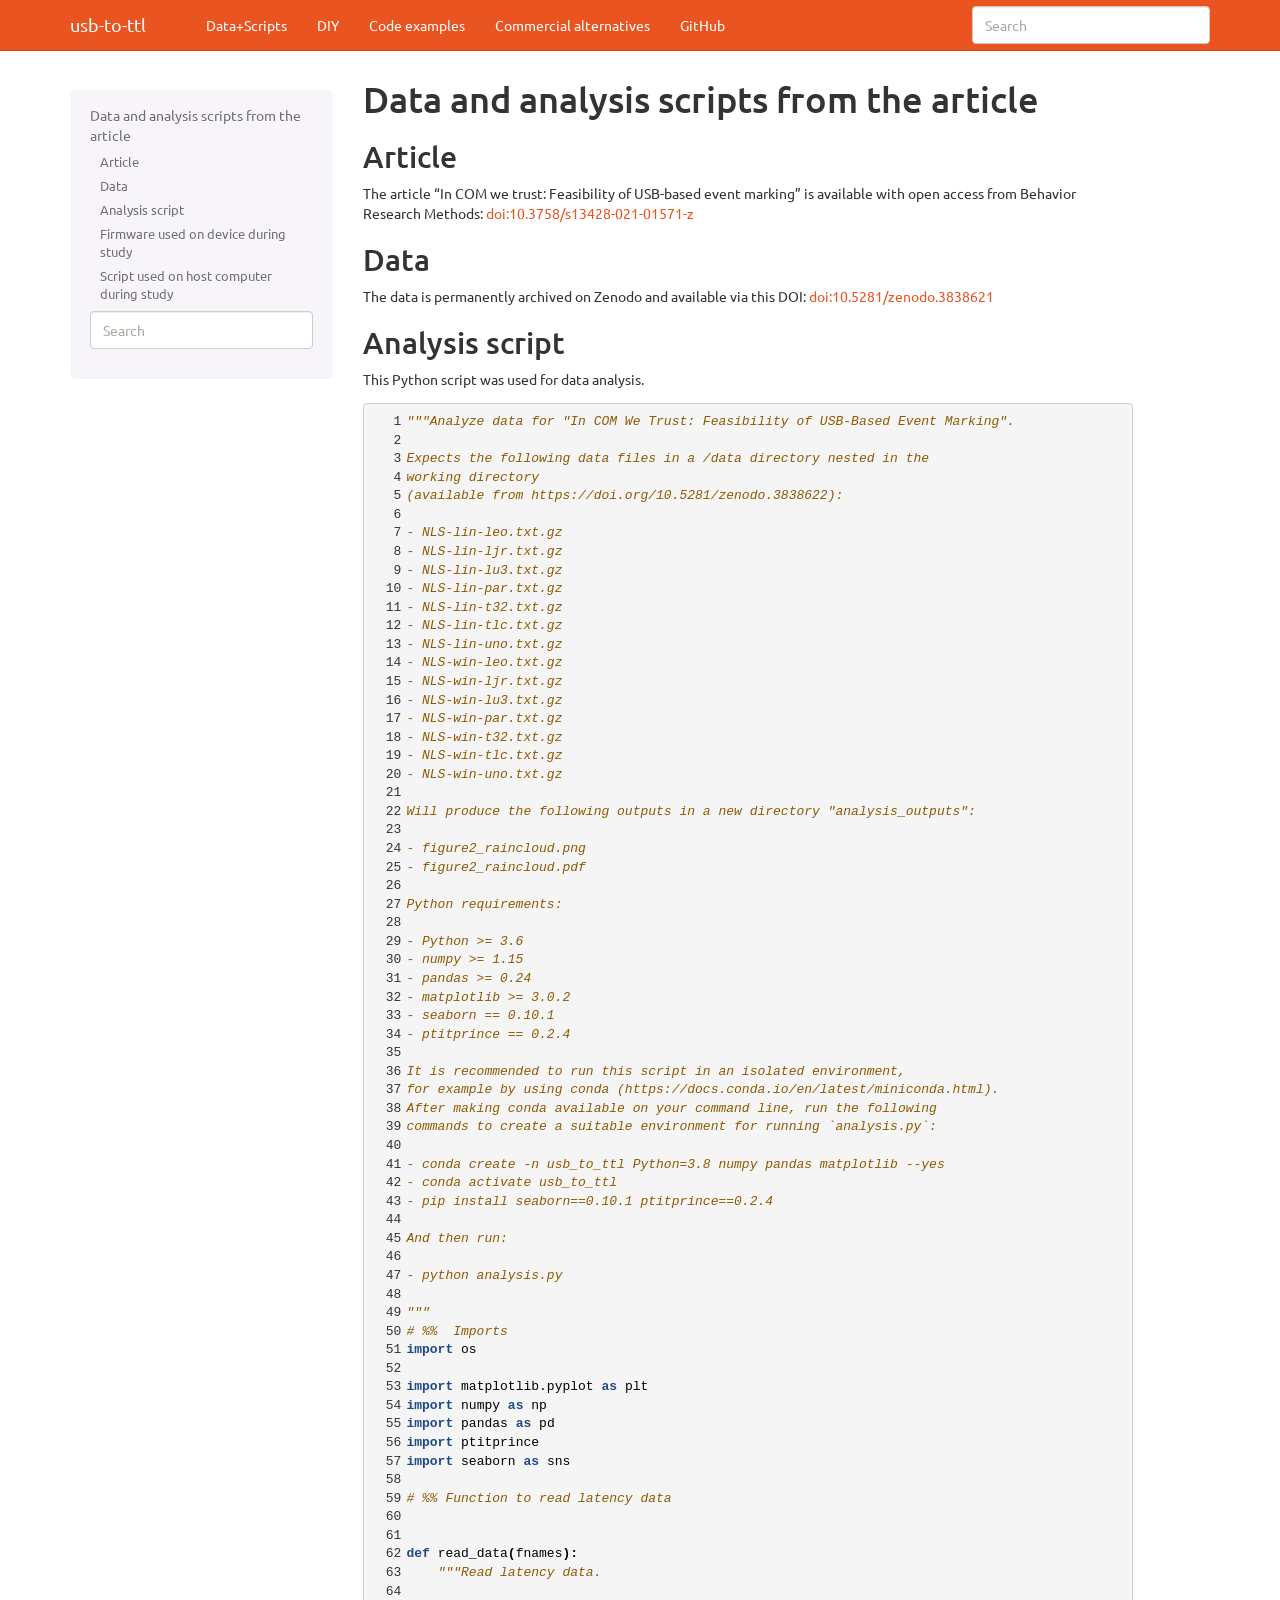
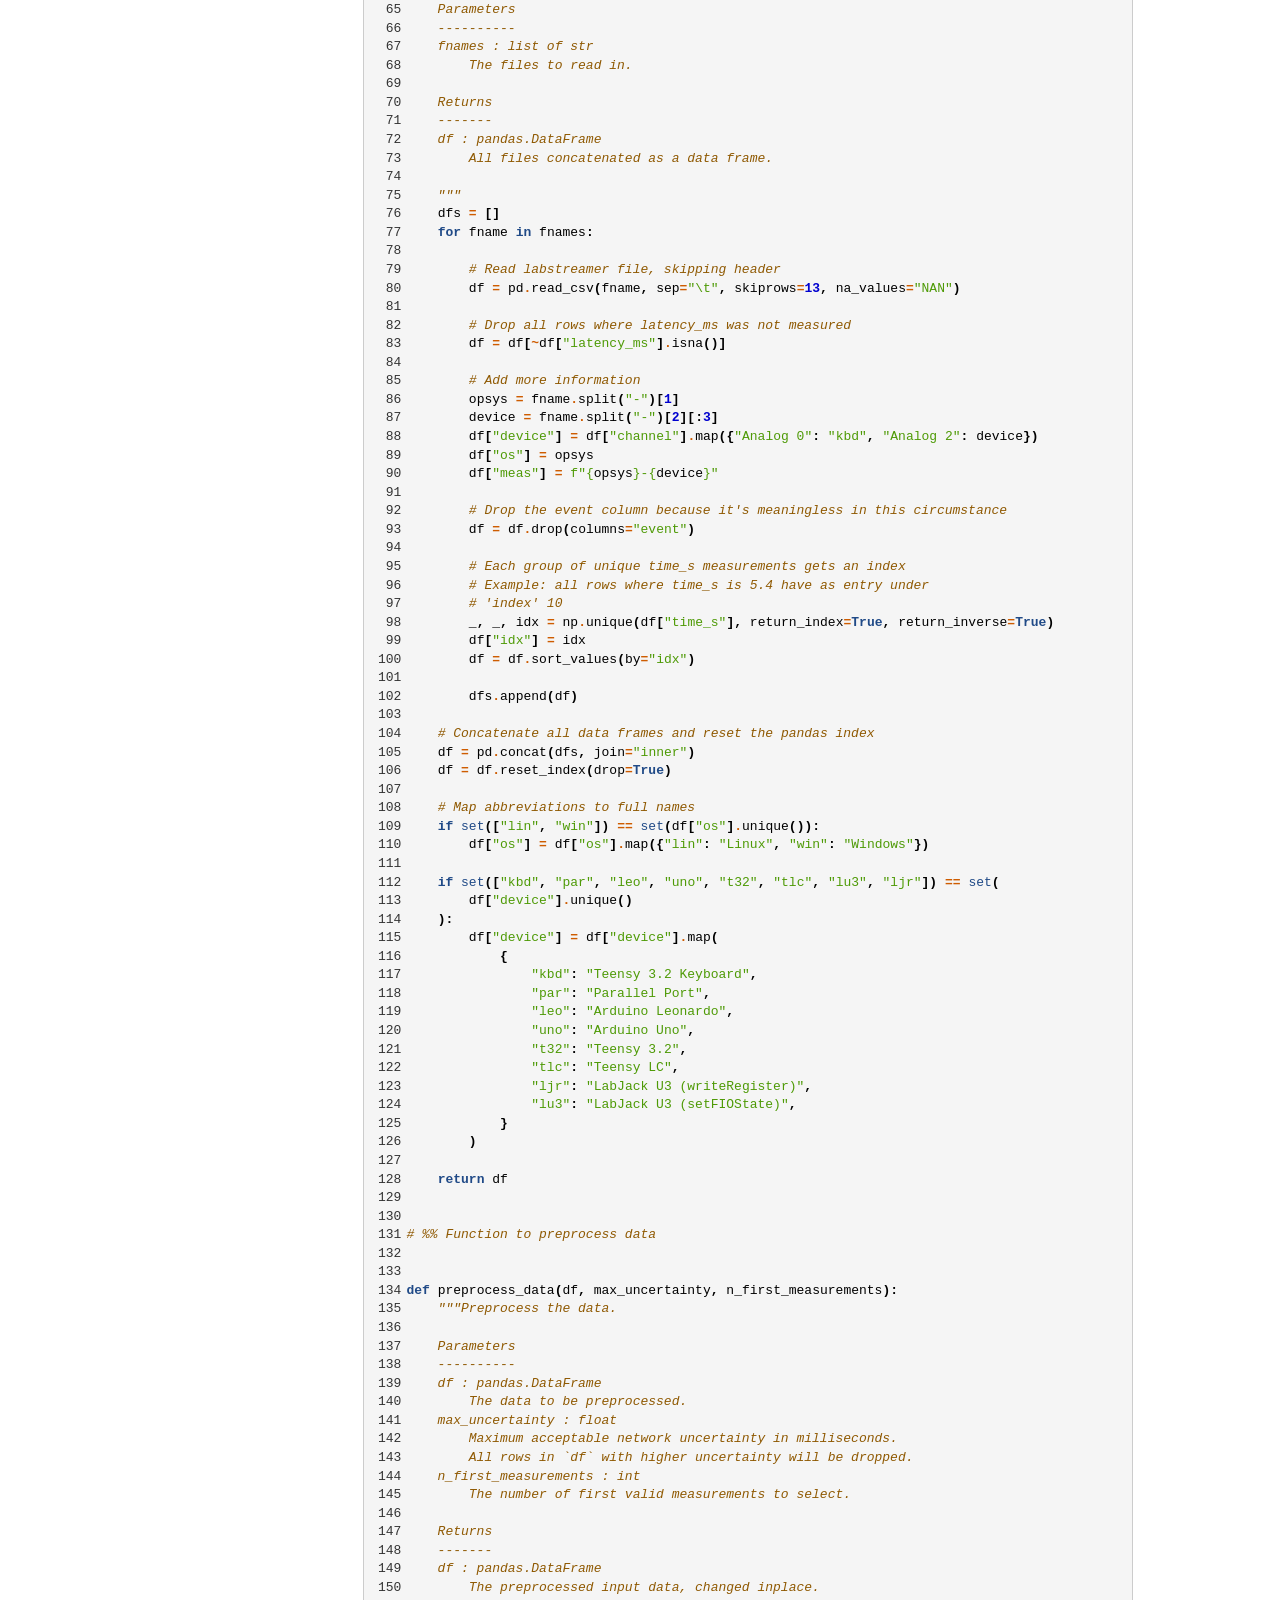
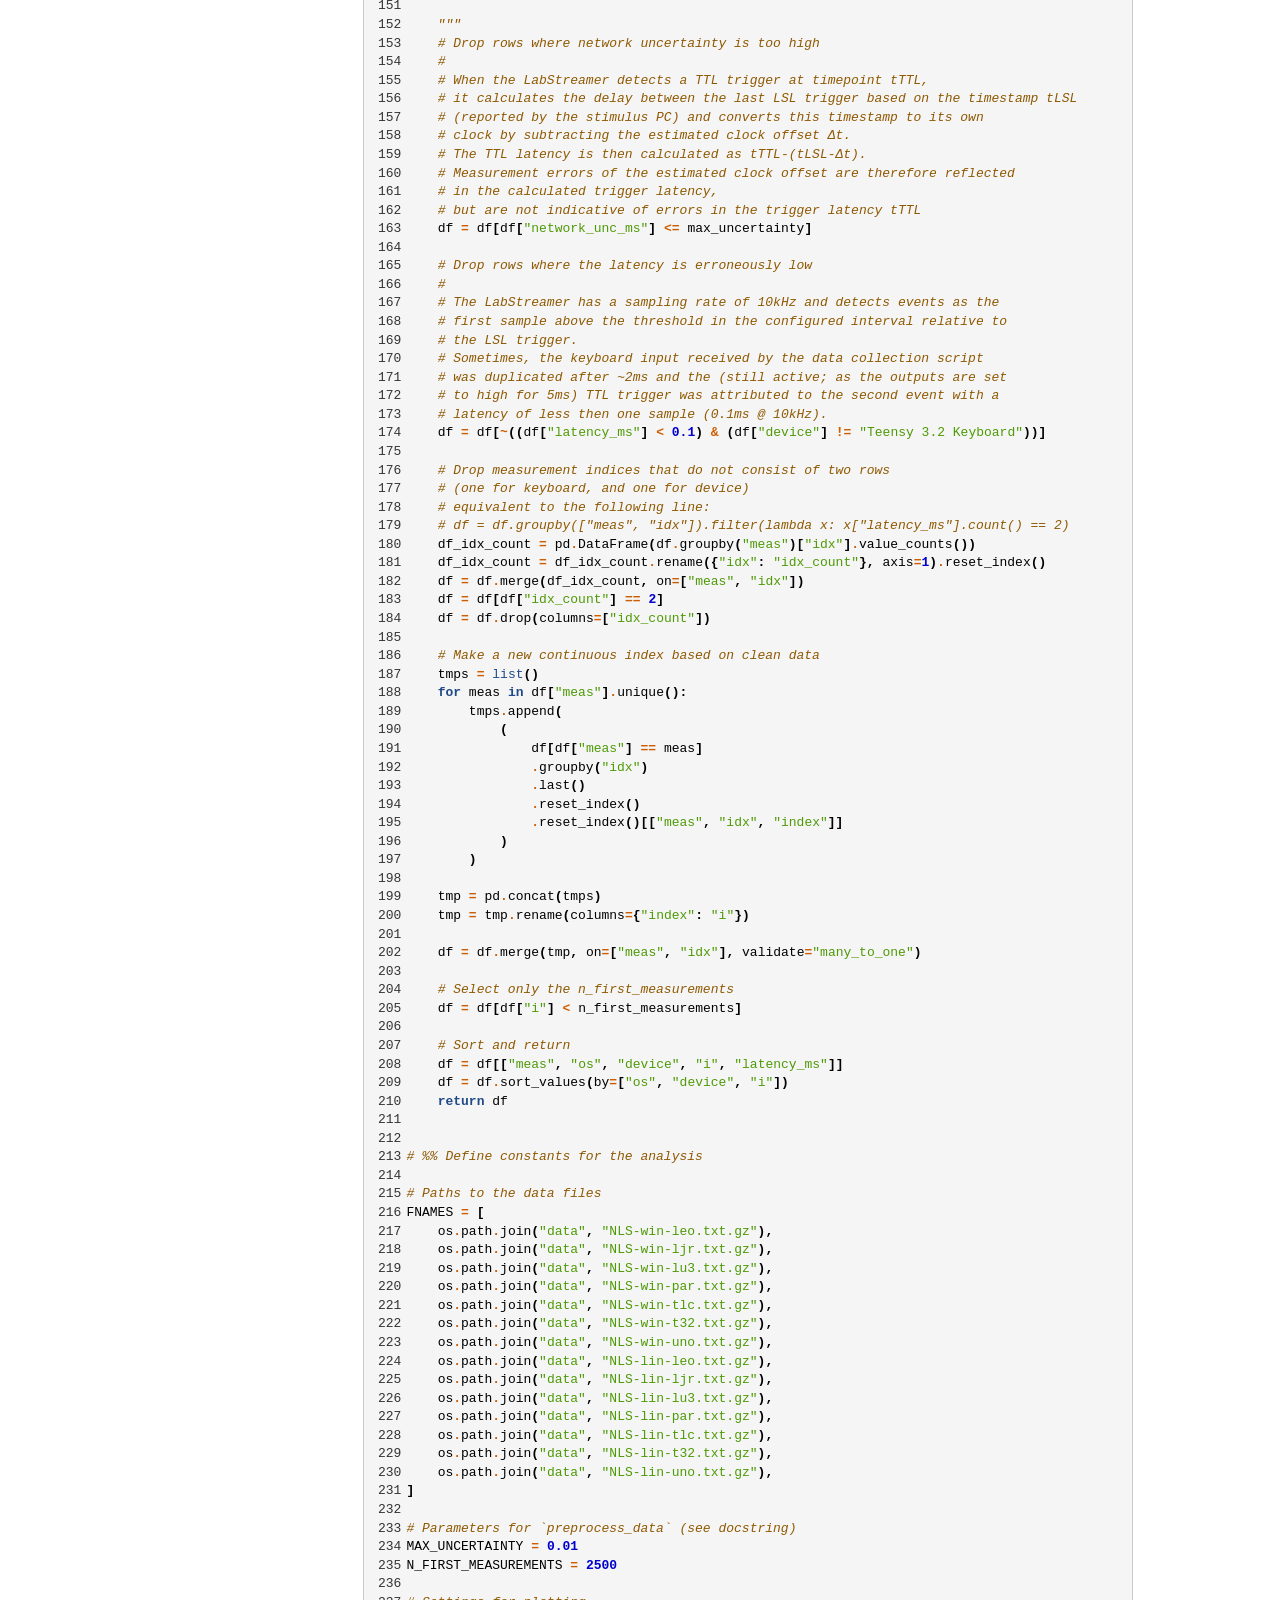
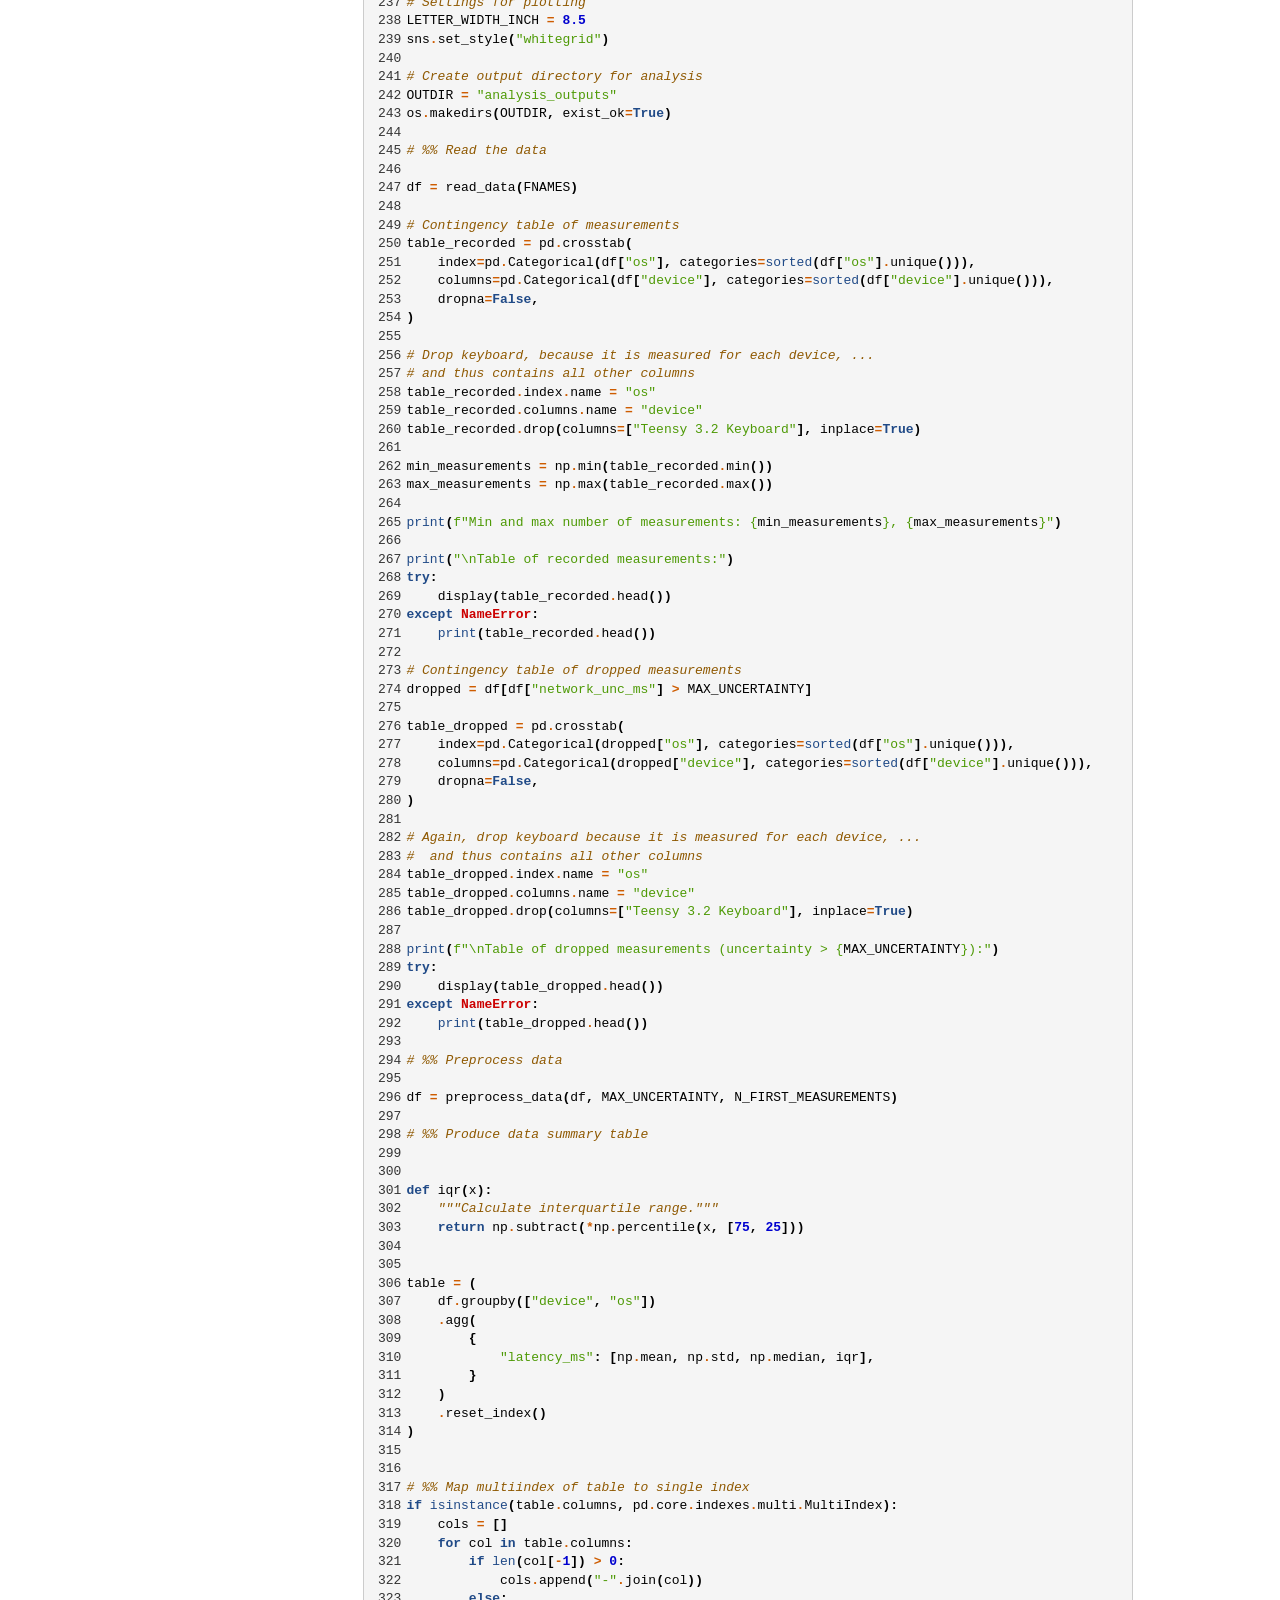
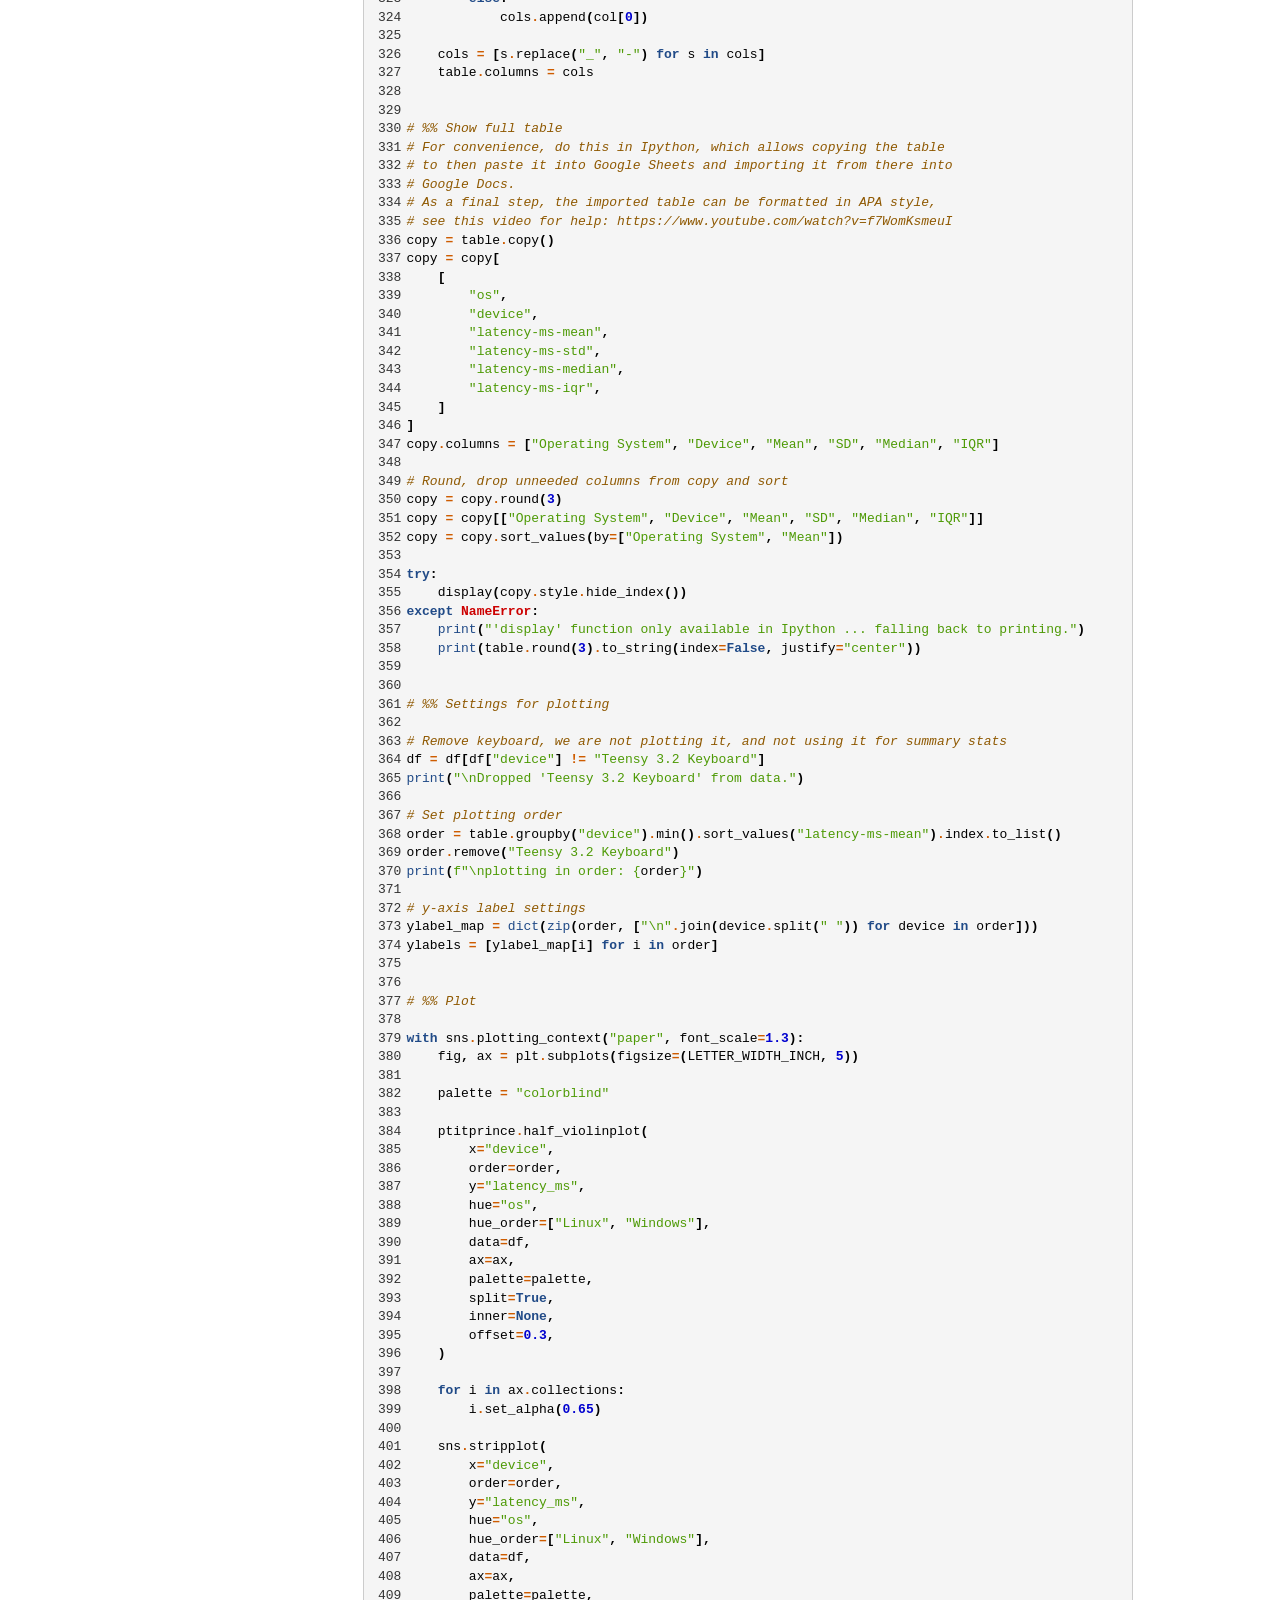
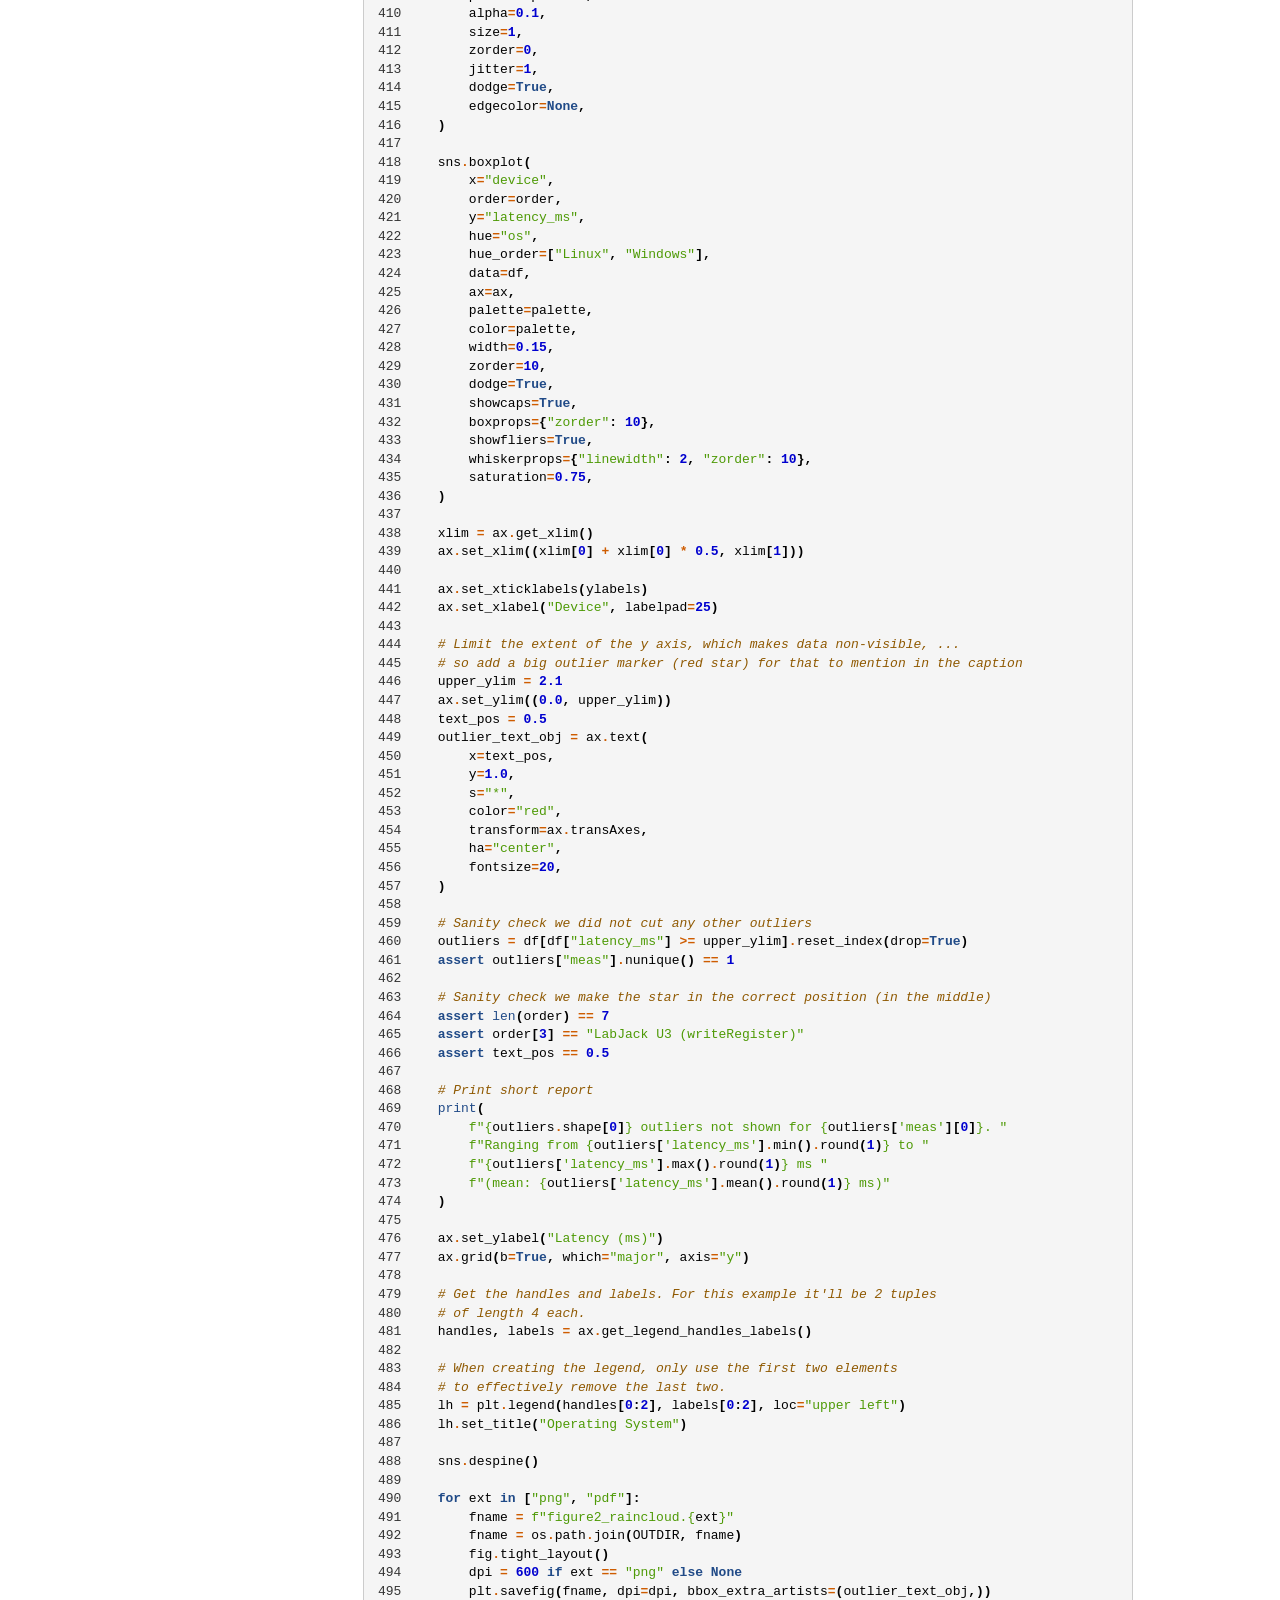
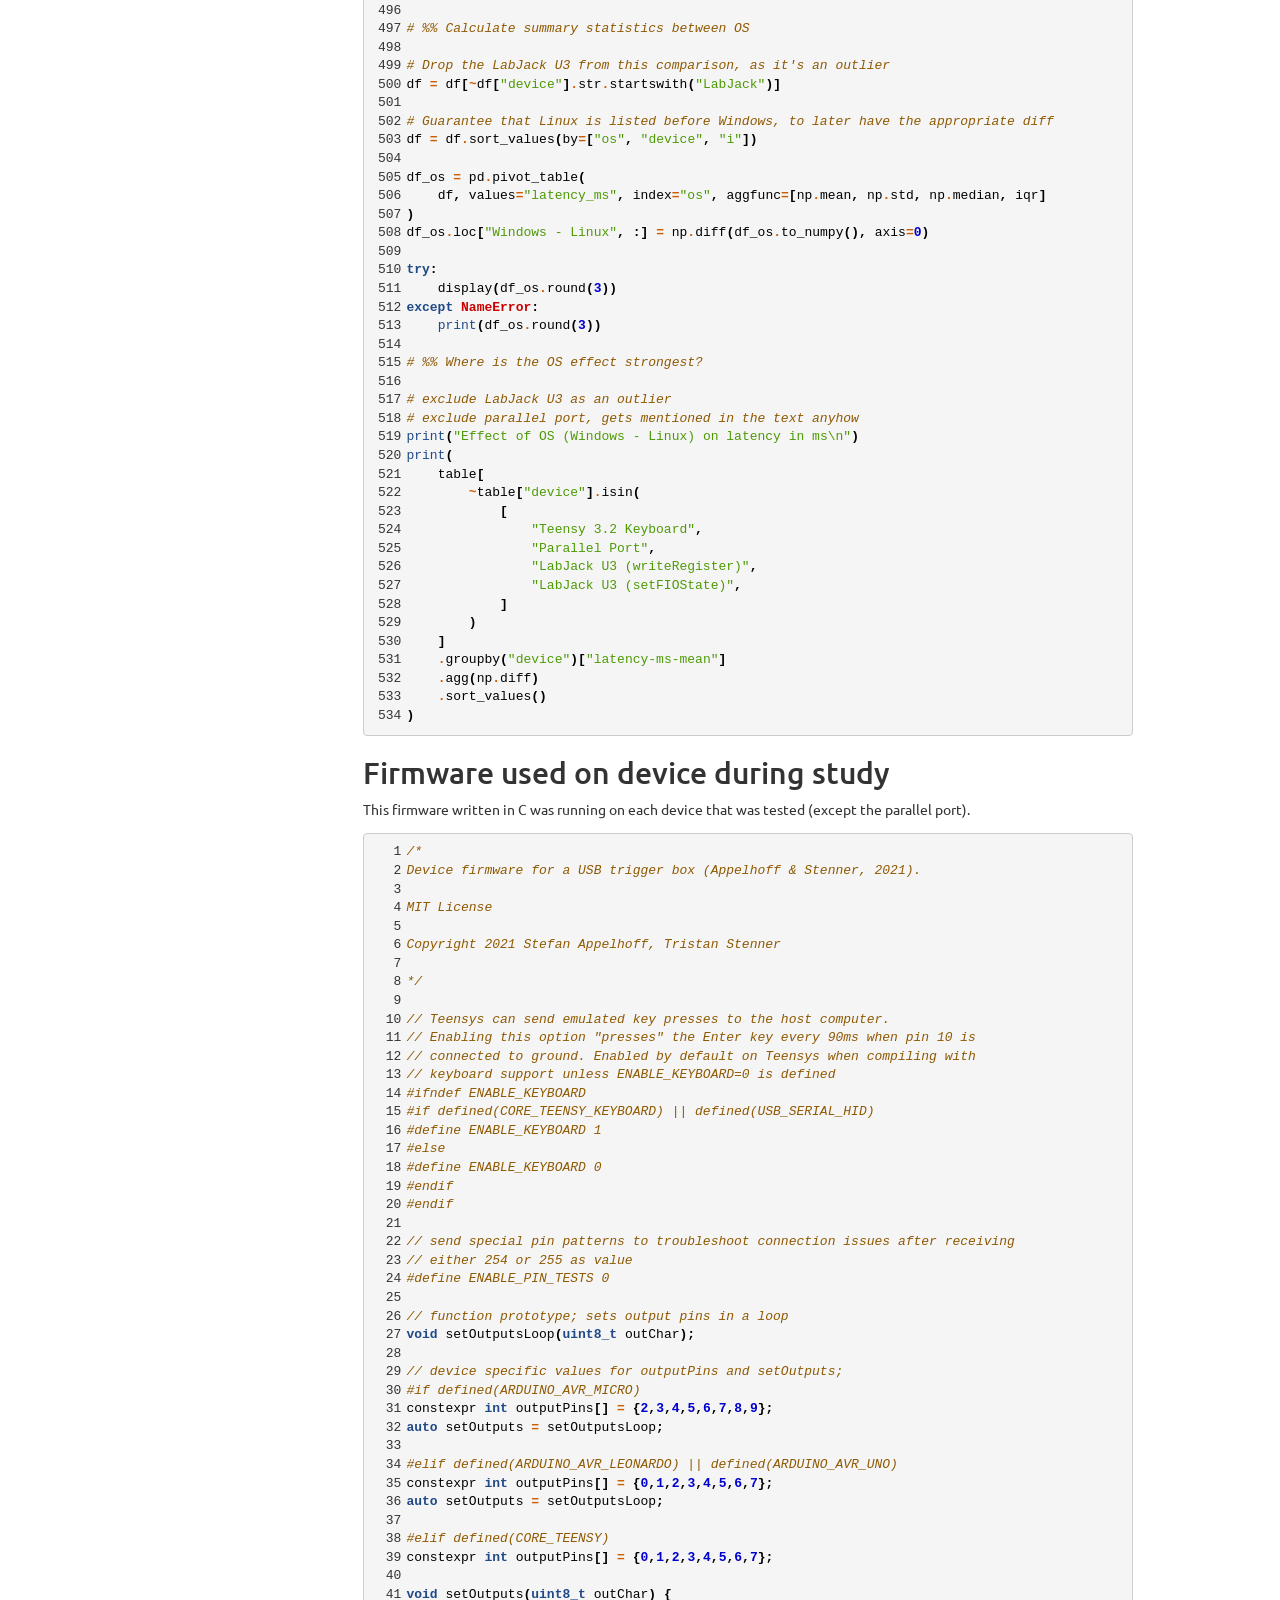
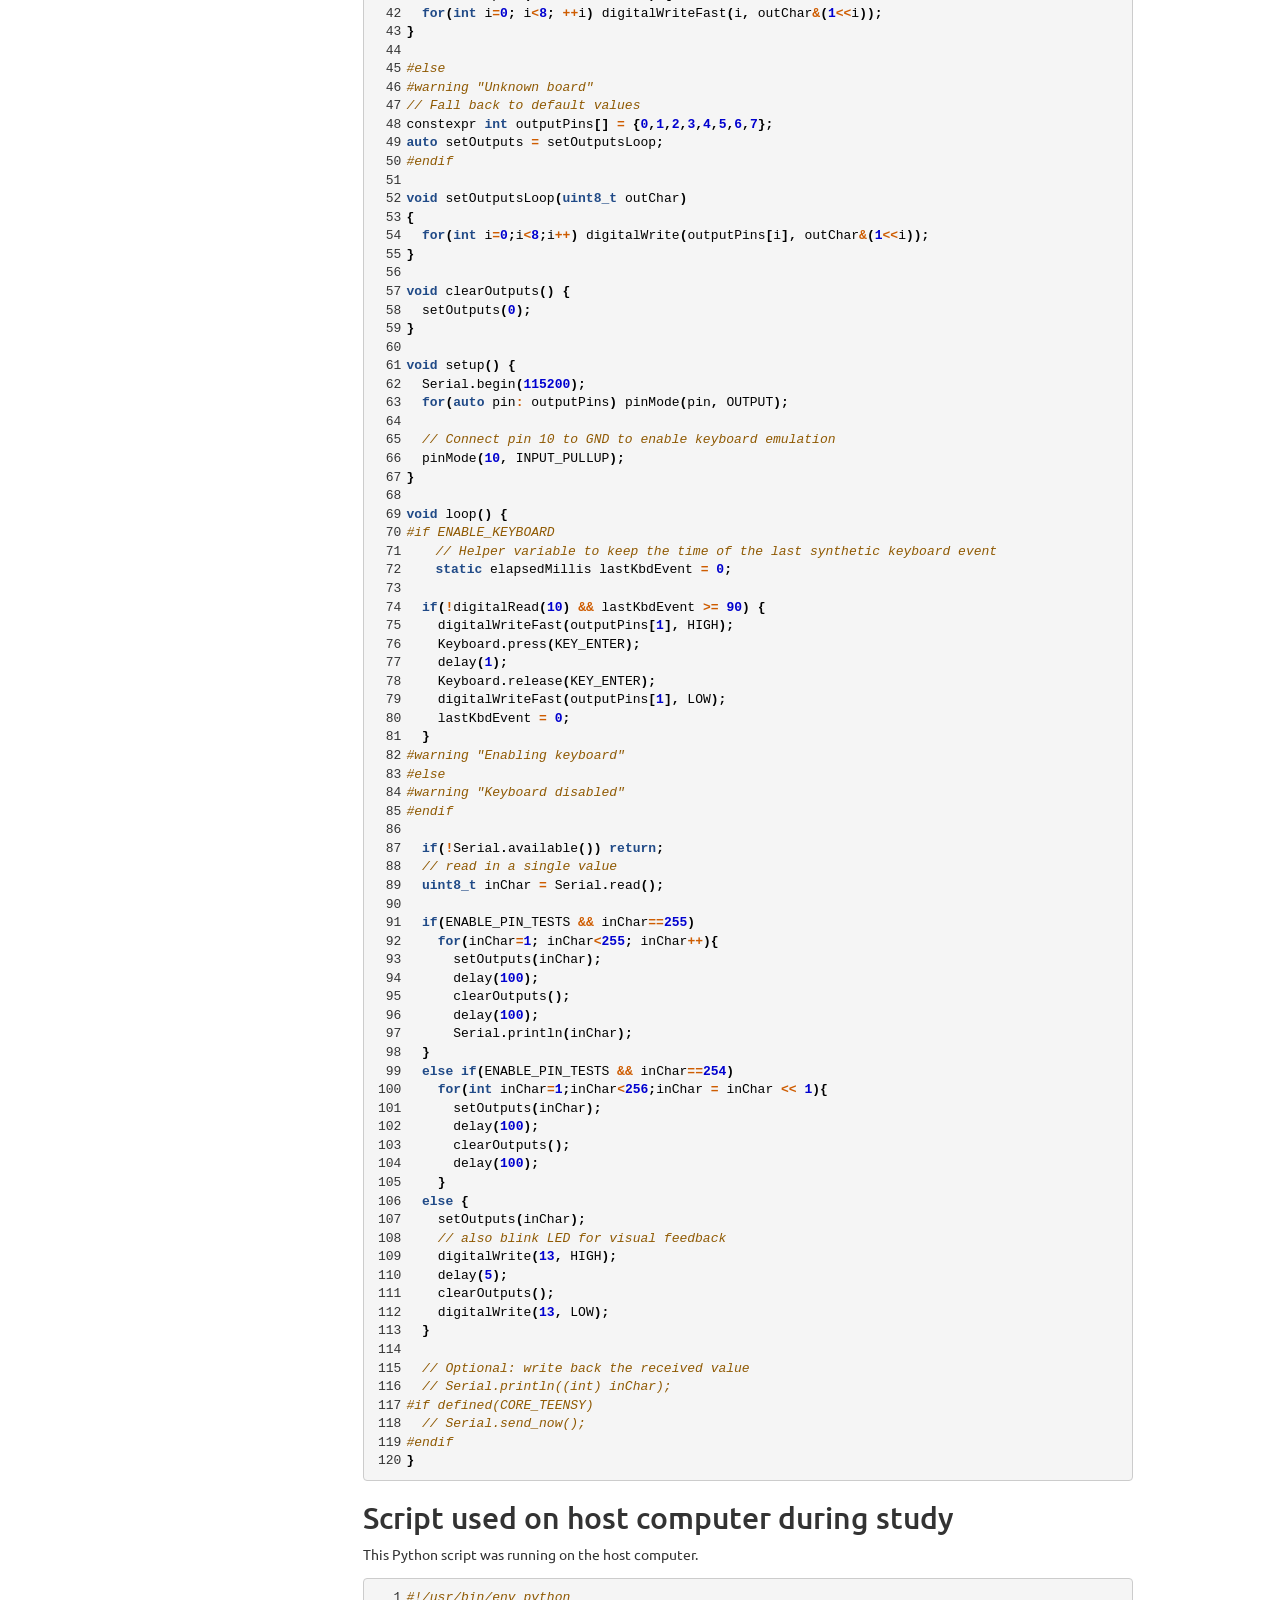
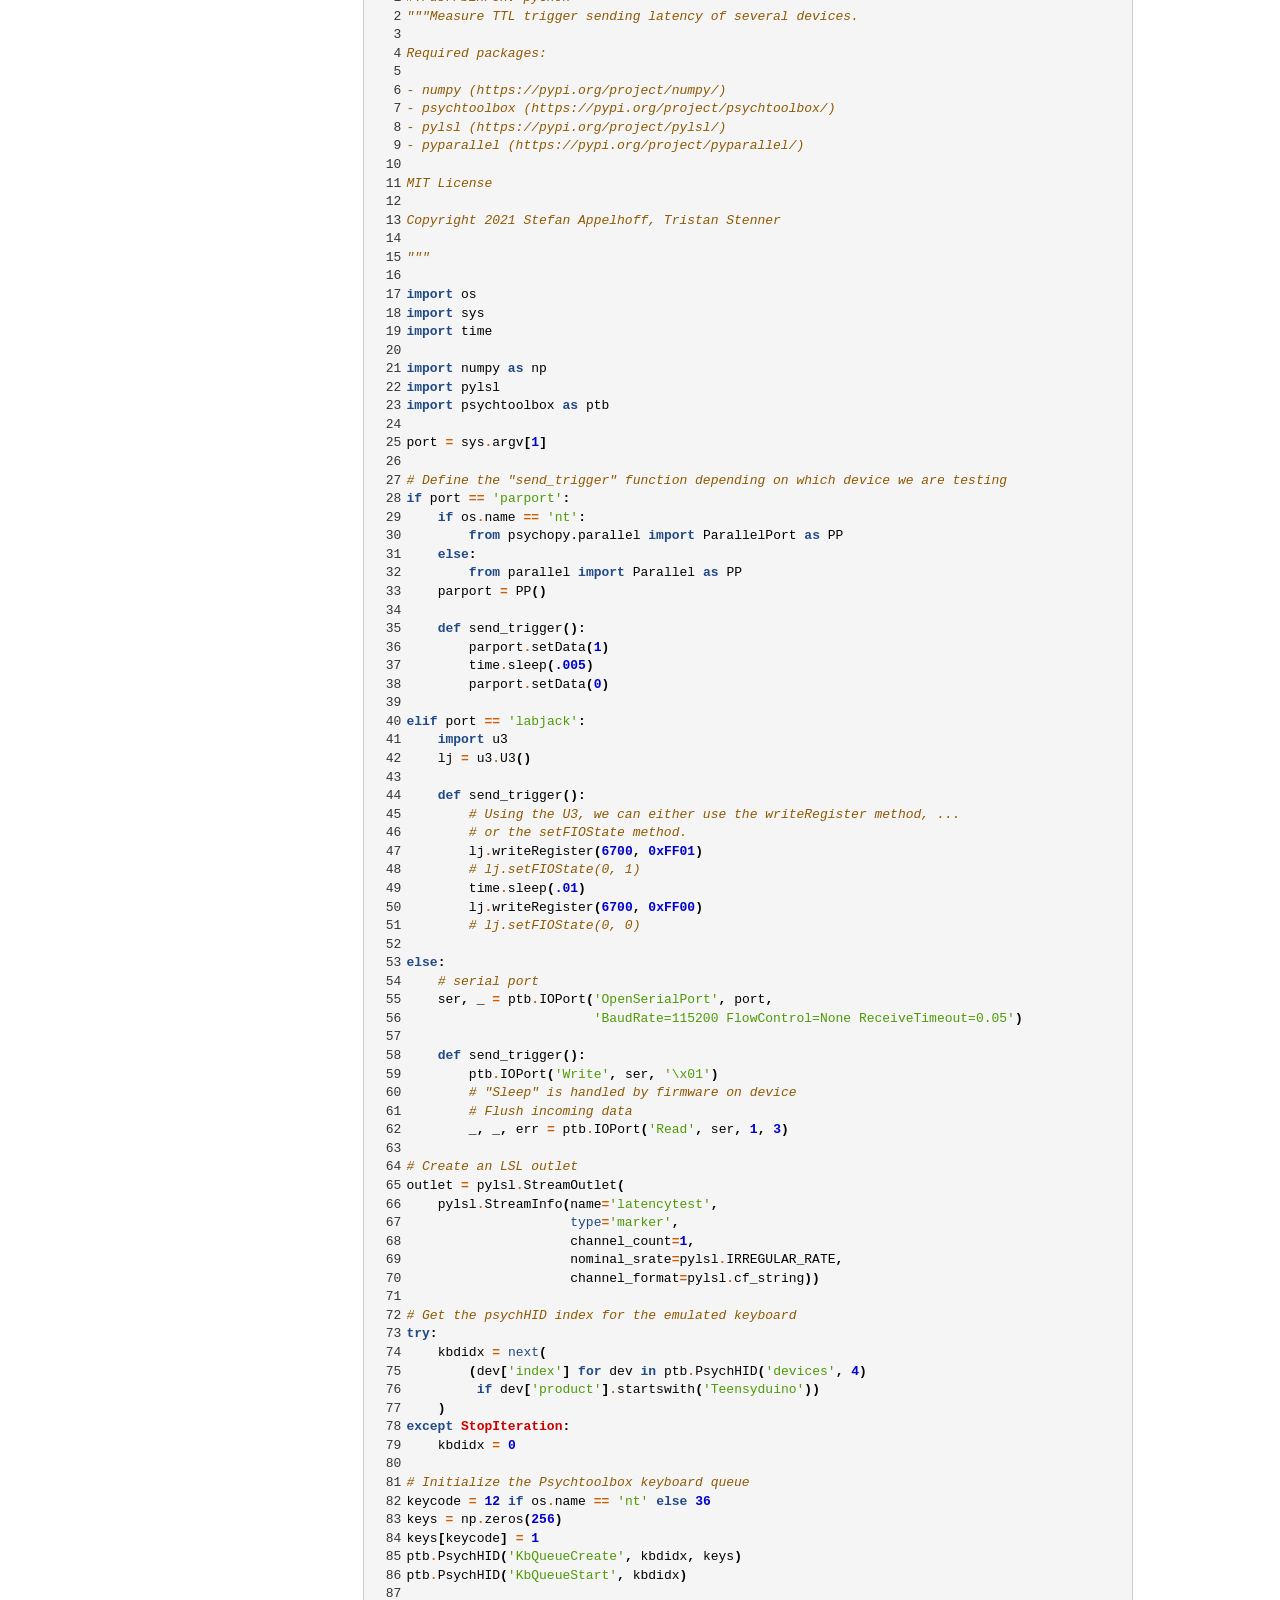
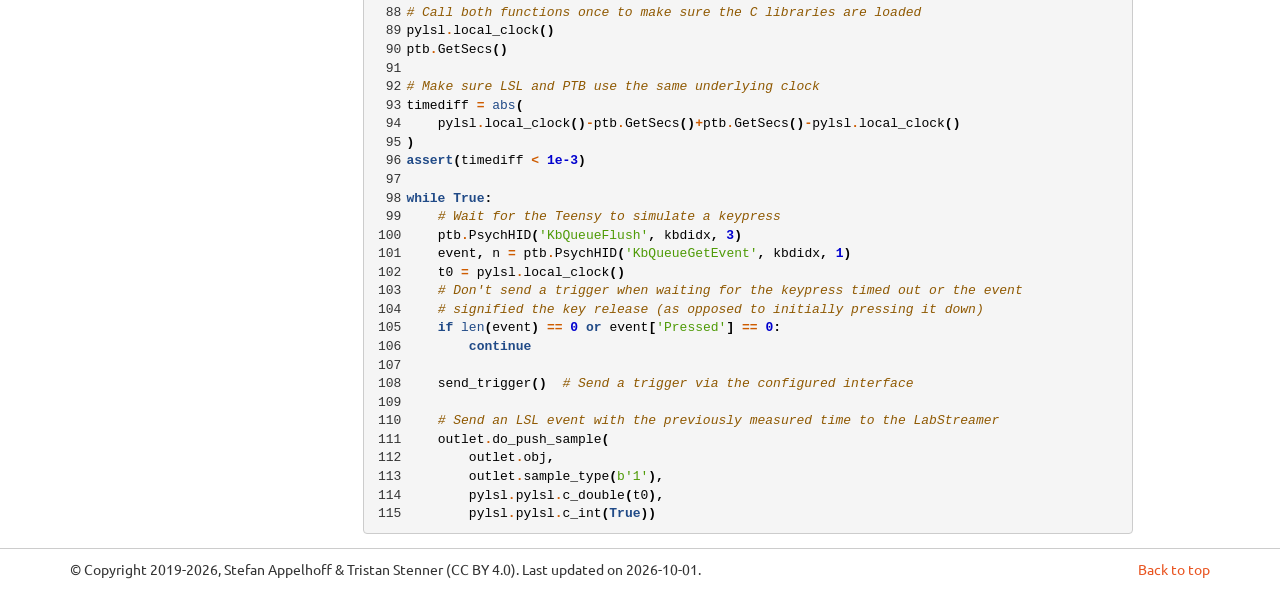
<file: data-and-scripts.html>
<!DOCTYPE html>

<html lang="en" data-content_root="./">
  <head>
    <meta charset="utf-8" />
    <meta name="viewport" content="width=device-width, initial-scale=1.0" /><meta name="viewport" content="width=device-width, initial-scale=1" />

    <title>Data and analysis scripts from the article &#8212; usb-to-ttl  documentation</title>
    <link rel="stylesheet" type="text/css" href="_static/pygments.css?v=a746c00c" />
    <link rel="stylesheet" type="text/css" href="_static/bootstrap-sphinx.css?v=0bf093e7" />
    <link rel="stylesheet" type="text/css" href="_static/copybutton.css?v=76b2166b" />
    <script src="_static/documentation_options.js?v=5929fcd5"></script>
    <script src="_static/doctools.js?v=fd6eb6e6"></script>
    <script src="_static/sphinx_highlight.js?v=6ffebe34"></script>
    <script src="_static/clipboard.min.js?v=a7894cd8"></script>
    <script src="_static/copybutton.js?v=fd10adb8"></script>
    <link rel="index" title="Index" href="genindex.html" />
    <link rel="search" title="Search" href="search.html" />
<meta charset='utf-8'>
<meta http-equiv='X-UA-Compatible' content='IE=edge,chrome=1'>
<meta name='viewport' content='width=device-width, initial-scale=1.0, maximum-scale=1'>
<meta name="apple-mobile-web-app-capable" content="yes">
<script type="text/javascript" src="_static/js/jquery-1.12.4.min.js"></script>
<script type="text/javascript" src="_static/js/jquery-fix.js"></script>
<script type="text/javascript" src="_static/bootstrap-3.4.1/js/bootstrap.min.js"></script>
<script type="text/javascript" src="_static/bootstrap-sphinx.js"></script>

  </head><body>

  <div id="navbar" class="navbar navbar-default navbar-fixed-top">
    <div class="container">
      <div class="navbar-header">
        <!-- .btn-navbar is used as the toggle for collapsed navbar content -->
        <button type="button" class="navbar-toggle" data-toggle="collapse" data-target=".nav-collapse">
          <span class="icon-bar"></span>
          <span class="icon-bar"></span>
          <span class="icon-bar"></span>
        </button>
        <a class="navbar-brand" href="index.html">
          usb-to-ttl</a>
        <span class="navbar-text navbar-version pull-left"><b></b></span>
      </div>

        <div class="collapse navbar-collapse nav-collapse">
          <ul class="nav navbar-nav">
            
                <li><a href="#">Data+Scripts</a></li>
                <li><a href="diy-instructions.html">DIY</a></li>
                <li><a href="code-examples.html">Code examples</a></li>
                <li><a href="commercial-alternatives.html">Commercial alternatives</a></li>
                <li><a href="https://github.com/sappelhoff/usb-to-ttl">GitHub</a></li>
            
            
              <li class="dropdown globaltoc-container">
  <a role="button"
     id="dLabelGlobalToc"
     data-toggle="dropdown"
     data-target="#"
     href="index.html">Site <b class="caret"></b></a>
  <ul class="dropdown-menu globaltoc"
      role="menu"
      aria-labelledby="dLabelGlobalToc"></ul>
</li>
              
            
            
            
            
            
              <li class="hidden-sm"></li>
            
          </ul>

          
            
<form class="navbar-form navbar-right" action="search.html" method="get">
 <div class="form-group">
  <input type="text" name="q" class="form-control" placeholder="Search" />
 </div>
  <input type="hidden" name="check_keywords" value="yes" />
  <input type="hidden" name="area" value="default" />
</form>
          
        </div>
    </div>
  </div>

<div class="container">
  <div class="row">
      <div class="col-md-3">
        <div id="sidebar" class="bs-sidenav" role="complementary"><ul>
<li><a class="reference internal" href="#">Data and analysis scripts from the article</a><ul>
<li><a class="reference internal" href="#article">Article</a></li>
<li><a class="reference internal" href="#data">Data</a></li>
<li><a class="reference internal" href="#analysis-script">Analysis script</a></li>
<li><a class="reference internal" href="#firmware-used-on-device-during-study">Firmware used on device during study</a></li>
<li><a class="reference internal" href="#script-used-on-host-computer-during-study">Script used on host computer during study</a></li>
</ul>
</li>
</ul>

<form action="search.html" method="get">
 <div class="form-group">
  <input type="text" name="q" class="form-control" placeholder="Search" />
 </div>
  <input type="hidden" name="check_keywords" value="yes" />
  <input type="hidden" name="area" value="default" />
</form>
        </div>
      </div>
    <div class="body col-md-9 content" role="main">
      
  <section id="data-and-analysis-scripts-from-the-article">
<span id="data-and-scripts"></span><h1>Data and analysis scripts from the article<a class="headerlink" href="#data-and-analysis-scripts-from-the-article" title="Link to this heading">¶</a></h1>
<section id="article">
<h2>Article<a class="headerlink" href="#article" title="Link to this heading">¶</a></h2>
<p>The article “In COM we trust: Feasibility of USB-based event marking” is available with open access from Behavior Research Methods: <a class="reference external" href="https://doi.org/10.3758/s13428-021-01571-z">doi:10.3758/s13428-021-01571-z</a></p>
</section>
<section id="data">
<h2>Data<a class="headerlink" href="#data" title="Link to this heading">¶</a></h2>
<p>The data is permanently archived on Zenodo and available via this DOI: <a class="reference external" href="https://doi.org/10.5281/zenodo.3838621">doi:10.5281/zenodo.3838621</a></p>
</section>
<section id="analysis-script">
<h2>Analysis script<a class="headerlink" href="#analysis-script" title="Link to this heading">¶</a></h2>
<p>This Python script was used for data analysis.</p>
<div class="highlight-Python notranslate"><div class="highlight"><pre><span></span><span class="linenos">  1</span><span class="sd">&quot;&quot;&quot;Analyze data for &quot;In COM We Trust: Feasibility of USB-Based Event Marking&quot;.</span>
<span class="linenos">  2</span>
<span class="linenos">  3</span><span class="sd">Expects the following data files in a /data directory nested in the</span>
<span class="linenos">  4</span><span class="sd">working directory</span>
<span class="linenos">  5</span><span class="sd">(available from https://doi.org/10.5281/zenodo.3838622):</span>
<span class="linenos">  6</span>
<span class="linenos">  7</span><span class="sd">- NLS-lin-leo.txt.gz</span>
<span class="linenos">  8</span><span class="sd">- NLS-lin-ljr.txt.gz</span>
<span class="linenos">  9</span><span class="sd">- NLS-lin-lu3.txt.gz</span>
<span class="linenos"> 10</span><span class="sd">- NLS-lin-par.txt.gz</span>
<span class="linenos"> 11</span><span class="sd">- NLS-lin-t32.txt.gz</span>
<span class="linenos"> 12</span><span class="sd">- NLS-lin-tlc.txt.gz</span>
<span class="linenos"> 13</span><span class="sd">- NLS-lin-uno.txt.gz</span>
<span class="linenos"> 14</span><span class="sd">- NLS-win-leo.txt.gz</span>
<span class="linenos"> 15</span><span class="sd">- NLS-win-ljr.txt.gz</span>
<span class="linenos"> 16</span><span class="sd">- NLS-win-lu3.txt.gz</span>
<span class="linenos"> 17</span><span class="sd">- NLS-win-par.txt.gz</span>
<span class="linenos"> 18</span><span class="sd">- NLS-win-t32.txt.gz</span>
<span class="linenos"> 19</span><span class="sd">- NLS-win-tlc.txt.gz</span>
<span class="linenos"> 20</span><span class="sd">- NLS-win-uno.txt.gz</span>
<span class="linenos"> 21</span>
<span class="linenos"> 22</span><span class="sd">Will produce the following outputs in a new directory &quot;analysis_outputs&quot;:</span>
<span class="linenos"> 23</span>
<span class="linenos"> 24</span><span class="sd">- figure2_raincloud.png</span>
<span class="linenos"> 25</span><span class="sd">- figure2_raincloud.pdf</span>
<span class="linenos"> 26</span>
<span class="linenos"> 27</span><span class="sd">Python requirements:</span>
<span class="linenos"> 28</span>
<span class="linenos"> 29</span><span class="sd">- Python &gt;= 3.6</span>
<span class="linenos"> 30</span><span class="sd">- numpy &gt;= 1.15</span>
<span class="linenos"> 31</span><span class="sd">- pandas &gt;= 0.24</span>
<span class="linenos"> 32</span><span class="sd">- matplotlib &gt;= 3.0.2</span>
<span class="linenos"> 33</span><span class="sd">- seaborn == 0.10.1</span>
<span class="linenos"> 34</span><span class="sd">- ptitprince == 0.2.4</span>
<span class="linenos"> 35</span>
<span class="linenos"> 36</span><span class="sd">It is recommended to run this script in an isolated environment,</span>
<span class="linenos"> 37</span><span class="sd">for example by using conda (https://docs.conda.io/en/latest/miniconda.html).</span>
<span class="linenos"> 38</span><span class="sd">After making conda available on your command line, run the following</span>
<span class="linenos"> 39</span><span class="sd">commands to create a suitable environment for running `analysis.py`:</span>
<span class="linenos"> 40</span>
<span class="linenos"> 41</span><span class="sd">- conda create -n usb_to_ttl Python=3.8 numpy pandas matplotlib --yes</span>
<span class="linenos"> 42</span><span class="sd">- conda activate usb_to_ttl</span>
<span class="linenos"> 43</span><span class="sd">- pip install seaborn==0.10.1 ptitprince==0.2.4</span>
<span class="linenos"> 44</span>
<span class="linenos"> 45</span><span class="sd">And then run:</span>
<span class="linenos"> 46</span>
<span class="linenos"> 47</span><span class="sd">- python analysis.py</span>
<span class="linenos"> 48</span>
<span class="linenos"> 49</span><span class="sd">&quot;&quot;&quot;</span>
<span class="linenos"> 50</span><span class="c1"># %%  Imports</span>
<span class="linenos"> 51</span><span class="kn">import</span> <span class="nn">os</span>
<span class="linenos"> 52</span>
<span class="linenos"> 53</span><span class="kn">import</span> <span class="nn">matplotlib.pyplot</span> <span class="k">as</span> <span class="nn">plt</span>
<span class="linenos"> 54</span><span class="kn">import</span> <span class="nn">numpy</span> <span class="k">as</span> <span class="nn">np</span>
<span class="linenos"> 55</span><span class="kn">import</span> <span class="nn">pandas</span> <span class="k">as</span> <span class="nn">pd</span>
<span class="linenos"> 56</span><span class="kn">import</span> <span class="nn">ptitprince</span>
<span class="linenos"> 57</span><span class="kn">import</span> <span class="nn">seaborn</span> <span class="k">as</span> <span class="nn">sns</span>
<span class="linenos"> 58</span>
<span class="linenos"> 59</span><span class="c1"># %% Function to read latency data</span>
<span class="linenos"> 60</span>
<span class="linenos"> 61</span>
<span class="linenos"> 62</span><span class="k">def</span> <span class="nf">read_data</span><span class="p">(</span><span class="n">fnames</span><span class="p">):</span>
<span class="linenos"> 63</span><span class="w">    </span><span class="sd">&quot;&quot;&quot;Read latency data.</span>
<span class="linenos"> 64</span>
<span class="linenos"> 65</span><span class="sd">    Parameters</span>
<span class="linenos"> 66</span><span class="sd">    ----------</span>
<span class="linenos"> 67</span><span class="sd">    fnames : list of str</span>
<span class="linenos"> 68</span><span class="sd">        The files to read in.</span>
<span class="linenos"> 69</span>
<span class="linenos"> 70</span><span class="sd">    Returns</span>
<span class="linenos"> 71</span><span class="sd">    -------</span>
<span class="linenos"> 72</span><span class="sd">    df : pandas.DataFrame</span>
<span class="linenos"> 73</span><span class="sd">        All files concatenated as a data frame.</span>
<span class="linenos"> 74</span>
<span class="linenos"> 75</span><span class="sd">    &quot;&quot;&quot;</span>
<span class="linenos"> 76</span>    <span class="n">dfs</span> <span class="o">=</span> <span class="p">[]</span>
<span class="linenos"> 77</span>    <span class="k">for</span> <span class="n">fname</span> <span class="ow">in</span> <span class="n">fnames</span><span class="p">:</span>
<span class="linenos"> 78</span>
<span class="linenos"> 79</span>        <span class="c1"># Read labstreamer file, skipping header</span>
<span class="linenos"> 80</span>        <span class="n">df</span> <span class="o">=</span> <span class="n">pd</span><span class="o">.</span><span class="n">read_csv</span><span class="p">(</span><span class="n">fname</span><span class="p">,</span> <span class="n">sep</span><span class="o">=</span><span class="s2">&quot;</span><span class="se">\t</span><span class="s2">&quot;</span><span class="p">,</span> <span class="n">skiprows</span><span class="o">=</span><span class="mi">13</span><span class="p">,</span> <span class="n">na_values</span><span class="o">=</span><span class="s2">&quot;NAN&quot;</span><span class="p">)</span>
<span class="linenos"> 81</span>
<span class="linenos"> 82</span>        <span class="c1"># Drop all rows where latency_ms was not measured</span>
<span class="linenos"> 83</span>        <span class="n">df</span> <span class="o">=</span> <span class="n">df</span><span class="p">[</span><span class="o">~</span><span class="n">df</span><span class="p">[</span><span class="s2">&quot;latency_ms&quot;</span><span class="p">]</span><span class="o">.</span><span class="n">isna</span><span class="p">()]</span>
<span class="linenos"> 84</span>
<span class="linenos"> 85</span>        <span class="c1"># Add more information</span>
<span class="linenos"> 86</span>        <span class="n">opsys</span> <span class="o">=</span> <span class="n">fname</span><span class="o">.</span><span class="n">split</span><span class="p">(</span><span class="s2">&quot;-&quot;</span><span class="p">)[</span><span class="mi">1</span><span class="p">]</span>
<span class="linenos"> 87</span>        <span class="n">device</span> <span class="o">=</span> <span class="n">fname</span><span class="o">.</span><span class="n">split</span><span class="p">(</span><span class="s2">&quot;-&quot;</span><span class="p">)[</span><span class="mi">2</span><span class="p">][:</span><span class="mi">3</span><span class="p">]</span>
<span class="linenos"> 88</span>        <span class="n">df</span><span class="p">[</span><span class="s2">&quot;device&quot;</span><span class="p">]</span> <span class="o">=</span> <span class="n">df</span><span class="p">[</span><span class="s2">&quot;channel&quot;</span><span class="p">]</span><span class="o">.</span><span class="n">map</span><span class="p">({</span><span class="s2">&quot;Analog 0&quot;</span><span class="p">:</span> <span class="s2">&quot;kbd&quot;</span><span class="p">,</span> <span class="s2">&quot;Analog 2&quot;</span><span class="p">:</span> <span class="n">device</span><span class="p">})</span>
<span class="linenos"> 89</span>        <span class="n">df</span><span class="p">[</span><span class="s2">&quot;os&quot;</span><span class="p">]</span> <span class="o">=</span> <span class="n">opsys</span>
<span class="linenos"> 90</span>        <span class="n">df</span><span class="p">[</span><span class="s2">&quot;meas&quot;</span><span class="p">]</span> <span class="o">=</span> <span class="sa">f</span><span class="s2">&quot;</span><span class="si">{</span><span class="n">opsys</span><span class="si">}</span><span class="s2">-</span><span class="si">{</span><span class="n">device</span><span class="si">}</span><span class="s2">&quot;</span>
<span class="linenos"> 91</span>
<span class="linenos"> 92</span>        <span class="c1"># Drop the event column because it&#39;s meaningless in this circumstance</span>
<span class="linenos"> 93</span>        <span class="n">df</span> <span class="o">=</span> <span class="n">df</span><span class="o">.</span><span class="n">drop</span><span class="p">(</span><span class="n">columns</span><span class="o">=</span><span class="s2">&quot;event&quot;</span><span class="p">)</span>
<span class="linenos"> 94</span>
<span class="linenos"> 95</span>        <span class="c1"># Each group of unique time_s measurements gets an index</span>
<span class="linenos"> 96</span>        <span class="c1"># Example: all rows where time_s is 5.4 have as entry under</span>
<span class="linenos"> 97</span>        <span class="c1"># &#39;index&#39; 10</span>
<span class="linenos"> 98</span>        <span class="n">_</span><span class="p">,</span> <span class="n">_</span><span class="p">,</span> <span class="n">idx</span> <span class="o">=</span> <span class="n">np</span><span class="o">.</span><span class="n">unique</span><span class="p">(</span><span class="n">df</span><span class="p">[</span><span class="s2">&quot;time_s&quot;</span><span class="p">],</span> <span class="n">return_index</span><span class="o">=</span><span class="kc">True</span><span class="p">,</span> <span class="n">return_inverse</span><span class="o">=</span><span class="kc">True</span><span class="p">)</span>
<span class="linenos"> 99</span>        <span class="n">df</span><span class="p">[</span><span class="s2">&quot;idx&quot;</span><span class="p">]</span> <span class="o">=</span> <span class="n">idx</span>
<span class="linenos">100</span>        <span class="n">df</span> <span class="o">=</span> <span class="n">df</span><span class="o">.</span><span class="n">sort_values</span><span class="p">(</span><span class="n">by</span><span class="o">=</span><span class="s2">&quot;idx&quot;</span><span class="p">)</span>
<span class="linenos">101</span>
<span class="linenos">102</span>        <span class="n">dfs</span><span class="o">.</span><span class="n">append</span><span class="p">(</span><span class="n">df</span><span class="p">)</span>
<span class="linenos">103</span>
<span class="linenos">104</span>    <span class="c1"># Concatenate all data frames and reset the pandas index</span>
<span class="linenos">105</span>    <span class="n">df</span> <span class="o">=</span> <span class="n">pd</span><span class="o">.</span><span class="n">concat</span><span class="p">(</span><span class="n">dfs</span><span class="p">,</span> <span class="n">join</span><span class="o">=</span><span class="s2">&quot;inner&quot;</span><span class="p">)</span>
<span class="linenos">106</span>    <span class="n">df</span> <span class="o">=</span> <span class="n">df</span><span class="o">.</span><span class="n">reset_index</span><span class="p">(</span><span class="n">drop</span><span class="o">=</span><span class="kc">True</span><span class="p">)</span>
<span class="linenos">107</span>
<span class="linenos">108</span>    <span class="c1"># Map abbreviations to full names</span>
<span class="linenos">109</span>    <span class="k">if</span> <span class="nb">set</span><span class="p">([</span><span class="s2">&quot;lin&quot;</span><span class="p">,</span> <span class="s2">&quot;win&quot;</span><span class="p">])</span> <span class="o">==</span> <span class="nb">set</span><span class="p">(</span><span class="n">df</span><span class="p">[</span><span class="s2">&quot;os&quot;</span><span class="p">]</span><span class="o">.</span><span class="n">unique</span><span class="p">()):</span>
<span class="linenos">110</span>        <span class="n">df</span><span class="p">[</span><span class="s2">&quot;os&quot;</span><span class="p">]</span> <span class="o">=</span> <span class="n">df</span><span class="p">[</span><span class="s2">&quot;os&quot;</span><span class="p">]</span><span class="o">.</span><span class="n">map</span><span class="p">({</span><span class="s2">&quot;lin&quot;</span><span class="p">:</span> <span class="s2">&quot;Linux&quot;</span><span class="p">,</span> <span class="s2">&quot;win&quot;</span><span class="p">:</span> <span class="s2">&quot;Windows&quot;</span><span class="p">})</span>
<span class="linenos">111</span>
<span class="linenos">112</span>    <span class="k">if</span> <span class="nb">set</span><span class="p">([</span><span class="s2">&quot;kbd&quot;</span><span class="p">,</span> <span class="s2">&quot;par&quot;</span><span class="p">,</span> <span class="s2">&quot;leo&quot;</span><span class="p">,</span> <span class="s2">&quot;uno&quot;</span><span class="p">,</span> <span class="s2">&quot;t32&quot;</span><span class="p">,</span> <span class="s2">&quot;tlc&quot;</span><span class="p">,</span> <span class="s2">&quot;lu3&quot;</span><span class="p">,</span> <span class="s2">&quot;ljr&quot;</span><span class="p">])</span> <span class="o">==</span> <span class="nb">set</span><span class="p">(</span>
<span class="linenos">113</span>        <span class="n">df</span><span class="p">[</span><span class="s2">&quot;device&quot;</span><span class="p">]</span><span class="o">.</span><span class="n">unique</span><span class="p">()</span>
<span class="linenos">114</span>    <span class="p">):</span>
<span class="linenos">115</span>        <span class="n">df</span><span class="p">[</span><span class="s2">&quot;device&quot;</span><span class="p">]</span> <span class="o">=</span> <span class="n">df</span><span class="p">[</span><span class="s2">&quot;device&quot;</span><span class="p">]</span><span class="o">.</span><span class="n">map</span><span class="p">(</span>
<span class="linenos">116</span>            <span class="p">{</span>
<span class="linenos">117</span>                <span class="s2">&quot;kbd&quot;</span><span class="p">:</span> <span class="s2">&quot;Teensy 3.2 Keyboard&quot;</span><span class="p">,</span>
<span class="linenos">118</span>                <span class="s2">&quot;par&quot;</span><span class="p">:</span> <span class="s2">&quot;Parallel Port&quot;</span><span class="p">,</span>
<span class="linenos">119</span>                <span class="s2">&quot;leo&quot;</span><span class="p">:</span> <span class="s2">&quot;Arduino Leonardo&quot;</span><span class="p">,</span>
<span class="linenos">120</span>                <span class="s2">&quot;uno&quot;</span><span class="p">:</span> <span class="s2">&quot;Arduino Uno&quot;</span><span class="p">,</span>
<span class="linenos">121</span>                <span class="s2">&quot;t32&quot;</span><span class="p">:</span> <span class="s2">&quot;Teensy 3.2&quot;</span><span class="p">,</span>
<span class="linenos">122</span>                <span class="s2">&quot;tlc&quot;</span><span class="p">:</span> <span class="s2">&quot;Teensy LC&quot;</span><span class="p">,</span>
<span class="linenos">123</span>                <span class="s2">&quot;ljr&quot;</span><span class="p">:</span> <span class="s2">&quot;LabJack U3 (writeRegister)&quot;</span><span class="p">,</span>
<span class="linenos">124</span>                <span class="s2">&quot;lu3&quot;</span><span class="p">:</span> <span class="s2">&quot;LabJack U3 (setFIOState)&quot;</span><span class="p">,</span>
<span class="linenos">125</span>            <span class="p">}</span>
<span class="linenos">126</span>        <span class="p">)</span>
<span class="linenos">127</span>
<span class="linenos">128</span>    <span class="k">return</span> <span class="n">df</span>
<span class="linenos">129</span>
<span class="linenos">130</span>
<span class="linenos">131</span><span class="c1"># %% Function to preprocess data</span>
<span class="linenos">132</span>
<span class="linenos">133</span>
<span class="linenos">134</span><span class="k">def</span> <span class="nf">preprocess_data</span><span class="p">(</span><span class="n">df</span><span class="p">,</span> <span class="n">max_uncertainty</span><span class="p">,</span> <span class="n">n_first_measurements</span><span class="p">):</span>
<span class="linenos">135</span><span class="w">    </span><span class="sd">&quot;&quot;&quot;Preprocess the data.</span>
<span class="linenos">136</span>
<span class="linenos">137</span><span class="sd">    Parameters</span>
<span class="linenos">138</span><span class="sd">    ----------</span>
<span class="linenos">139</span><span class="sd">    df : pandas.DataFrame</span>
<span class="linenos">140</span><span class="sd">        The data to be preprocessed.</span>
<span class="linenos">141</span><span class="sd">    max_uncertainty : float</span>
<span class="linenos">142</span><span class="sd">        Maximum acceptable network uncertainty in milliseconds.</span>
<span class="linenos">143</span><span class="sd">        All rows in `df` with higher uncertainty will be dropped.</span>
<span class="linenos">144</span><span class="sd">    n_first_measurements : int</span>
<span class="linenos">145</span><span class="sd">        The number of first valid measurements to select.</span>
<span class="linenos">146</span>
<span class="linenos">147</span><span class="sd">    Returns</span>
<span class="linenos">148</span><span class="sd">    -------</span>
<span class="linenos">149</span><span class="sd">    df : pandas.DataFrame</span>
<span class="linenos">150</span><span class="sd">        The preprocessed input data, changed inplace.</span>
<span class="linenos">151</span>
<span class="linenos">152</span><span class="sd">    &quot;&quot;&quot;</span>
<span class="linenos">153</span>    <span class="c1"># Drop rows where network uncertainty is too high</span>
<span class="linenos">154</span>    <span class="c1">#</span>
<span class="linenos">155</span>    <span class="c1"># When the LabStreamer detects a TTL trigger at timepoint tTTL,</span>
<span class="linenos">156</span>    <span class="c1"># it calculates the delay between the last LSL trigger based on the timestamp tLSL</span>
<span class="linenos">157</span>    <span class="c1"># (reported by the stimulus PC) and converts this timestamp to its own</span>
<span class="linenos">158</span>    <span class="c1"># clock by subtracting the estimated clock offset Δt.</span>
<span class="linenos">159</span>    <span class="c1"># The TTL latency is then calculated as tTTL-(tLSL-Δt).</span>
<span class="linenos">160</span>    <span class="c1"># Measurement errors of the estimated clock offset are therefore reflected</span>
<span class="linenos">161</span>    <span class="c1"># in the calculated trigger latency,</span>
<span class="linenos">162</span>    <span class="c1"># but are not indicative of errors in the trigger latency tTTL</span>
<span class="linenos">163</span>    <span class="n">df</span> <span class="o">=</span> <span class="n">df</span><span class="p">[</span><span class="n">df</span><span class="p">[</span><span class="s2">&quot;network_unc_ms&quot;</span><span class="p">]</span> <span class="o">&lt;=</span> <span class="n">max_uncertainty</span><span class="p">]</span>
<span class="linenos">164</span>
<span class="linenos">165</span>    <span class="c1"># Drop rows where the latency is erroneously low</span>
<span class="linenos">166</span>    <span class="c1">#</span>
<span class="linenos">167</span>    <span class="c1"># The LabStreamer has a sampling rate of 10kHz and detects events as the</span>
<span class="linenos">168</span>    <span class="c1"># first sample above the threshold in the configured interval relative to</span>
<span class="linenos">169</span>    <span class="c1"># the LSL trigger.</span>
<span class="linenos">170</span>    <span class="c1"># Sometimes, the keyboard input received by the data collection script</span>
<span class="linenos">171</span>    <span class="c1"># was duplicated after ~2ms and the (still active; as the outputs are set</span>
<span class="linenos">172</span>    <span class="c1"># to high for 5ms) TTL trigger was attributed to the second event with a</span>
<span class="linenos">173</span>    <span class="c1"># latency of less then one sample (0.1ms @ 10kHz).</span>
<span class="linenos">174</span>    <span class="n">df</span> <span class="o">=</span> <span class="n">df</span><span class="p">[</span><span class="o">~</span><span class="p">((</span><span class="n">df</span><span class="p">[</span><span class="s2">&quot;latency_ms&quot;</span><span class="p">]</span> <span class="o">&lt;</span> <span class="mf">0.1</span><span class="p">)</span> <span class="o">&amp;</span> <span class="p">(</span><span class="n">df</span><span class="p">[</span><span class="s2">&quot;device&quot;</span><span class="p">]</span> <span class="o">!=</span> <span class="s2">&quot;Teensy 3.2 Keyboard&quot;</span><span class="p">))]</span>
<span class="linenos">175</span>
<span class="linenos">176</span>    <span class="c1"># Drop measurement indices that do not consist of two rows</span>
<span class="linenos">177</span>    <span class="c1"># (one for keyboard, and one for device)</span>
<span class="linenos">178</span>    <span class="c1"># equivalent to the following line:</span>
<span class="linenos">179</span>    <span class="c1"># df = df.groupby([&quot;meas&quot;, &quot;idx&quot;]).filter(lambda x: x[&quot;latency_ms&quot;].count() == 2)</span>
<span class="linenos">180</span>    <span class="n">df_idx_count</span> <span class="o">=</span> <span class="n">pd</span><span class="o">.</span><span class="n">DataFrame</span><span class="p">(</span><span class="n">df</span><span class="o">.</span><span class="n">groupby</span><span class="p">(</span><span class="s2">&quot;meas&quot;</span><span class="p">)[</span><span class="s2">&quot;idx&quot;</span><span class="p">]</span><span class="o">.</span><span class="n">value_counts</span><span class="p">())</span>
<span class="linenos">181</span>    <span class="n">df_idx_count</span> <span class="o">=</span> <span class="n">df_idx_count</span><span class="o">.</span><span class="n">rename</span><span class="p">({</span><span class="s2">&quot;idx&quot;</span><span class="p">:</span> <span class="s2">&quot;idx_count&quot;</span><span class="p">},</span> <span class="n">axis</span><span class="o">=</span><span class="mi">1</span><span class="p">)</span><span class="o">.</span><span class="n">reset_index</span><span class="p">()</span>
<span class="linenos">182</span>    <span class="n">df</span> <span class="o">=</span> <span class="n">df</span><span class="o">.</span><span class="n">merge</span><span class="p">(</span><span class="n">df_idx_count</span><span class="p">,</span> <span class="n">on</span><span class="o">=</span><span class="p">[</span><span class="s2">&quot;meas&quot;</span><span class="p">,</span> <span class="s2">&quot;idx&quot;</span><span class="p">])</span>
<span class="linenos">183</span>    <span class="n">df</span> <span class="o">=</span> <span class="n">df</span><span class="p">[</span><span class="n">df</span><span class="p">[</span><span class="s2">&quot;idx_count&quot;</span><span class="p">]</span> <span class="o">==</span> <span class="mi">2</span><span class="p">]</span>
<span class="linenos">184</span>    <span class="n">df</span> <span class="o">=</span> <span class="n">df</span><span class="o">.</span><span class="n">drop</span><span class="p">(</span><span class="n">columns</span><span class="o">=</span><span class="p">[</span><span class="s2">&quot;idx_count&quot;</span><span class="p">])</span>
<span class="linenos">185</span>
<span class="linenos">186</span>    <span class="c1"># Make a new continuous index based on clean data</span>
<span class="linenos">187</span>    <span class="n">tmps</span> <span class="o">=</span> <span class="nb">list</span><span class="p">()</span>
<span class="linenos">188</span>    <span class="k">for</span> <span class="n">meas</span> <span class="ow">in</span> <span class="n">df</span><span class="p">[</span><span class="s2">&quot;meas&quot;</span><span class="p">]</span><span class="o">.</span><span class="n">unique</span><span class="p">():</span>
<span class="linenos">189</span>        <span class="n">tmps</span><span class="o">.</span><span class="n">append</span><span class="p">(</span>
<span class="linenos">190</span>            <span class="p">(</span>
<span class="linenos">191</span>                <span class="n">df</span><span class="p">[</span><span class="n">df</span><span class="p">[</span><span class="s2">&quot;meas&quot;</span><span class="p">]</span> <span class="o">==</span> <span class="n">meas</span><span class="p">]</span>
<span class="linenos">192</span>                <span class="o">.</span><span class="n">groupby</span><span class="p">(</span><span class="s2">&quot;idx&quot;</span><span class="p">)</span>
<span class="linenos">193</span>                <span class="o">.</span><span class="n">last</span><span class="p">()</span>
<span class="linenos">194</span>                <span class="o">.</span><span class="n">reset_index</span><span class="p">()</span>
<span class="linenos">195</span>                <span class="o">.</span><span class="n">reset_index</span><span class="p">()[[</span><span class="s2">&quot;meas&quot;</span><span class="p">,</span> <span class="s2">&quot;idx&quot;</span><span class="p">,</span> <span class="s2">&quot;index&quot;</span><span class="p">]]</span>
<span class="linenos">196</span>            <span class="p">)</span>
<span class="linenos">197</span>        <span class="p">)</span>
<span class="linenos">198</span>
<span class="linenos">199</span>    <span class="n">tmp</span> <span class="o">=</span> <span class="n">pd</span><span class="o">.</span><span class="n">concat</span><span class="p">(</span><span class="n">tmps</span><span class="p">)</span>
<span class="linenos">200</span>    <span class="n">tmp</span> <span class="o">=</span> <span class="n">tmp</span><span class="o">.</span><span class="n">rename</span><span class="p">(</span><span class="n">columns</span><span class="o">=</span><span class="p">{</span><span class="s2">&quot;index&quot;</span><span class="p">:</span> <span class="s2">&quot;i&quot;</span><span class="p">})</span>
<span class="linenos">201</span>
<span class="linenos">202</span>    <span class="n">df</span> <span class="o">=</span> <span class="n">df</span><span class="o">.</span><span class="n">merge</span><span class="p">(</span><span class="n">tmp</span><span class="p">,</span> <span class="n">on</span><span class="o">=</span><span class="p">[</span><span class="s2">&quot;meas&quot;</span><span class="p">,</span> <span class="s2">&quot;idx&quot;</span><span class="p">],</span> <span class="n">validate</span><span class="o">=</span><span class="s2">&quot;many_to_one&quot;</span><span class="p">)</span>
<span class="linenos">203</span>
<span class="linenos">204</span>    <span class="c1"># Select only the n_first_measurements</span>
<span class="linenos">205</span>    <span class="n">df</span> <span class="o">=</span> <span class="n">df</span><span class="p">[</span><span class="n">df</span><span class="p">[</span><span class="s2">&quot;i&quot;</span><span class="p">]</span> <span class="o">&lt;</span> <span class="n">n_first_measurements</span><span class="p">]</span>
<span class="linenos">206</span>
<span class="linenos">207</span>    <span class="c1"># Sort and return</span>
<span class="linenos">208</span>    <span class="n">df</span> <span class="o">=</span> <span class="n">df</span><span class="p">[[</span><span class="s2">&quot;meas&quot;</span><span class="p">,</span> <span class="s2">&quot;os&quot;</span><span class="p">,</span> <span class="s2">&quot;device&quot;</span><span class="p">,</span> <span class="s2">&quot;i&quot;</span><span class="p">,</span> <span class="s2">&quot;latency_ms&quot;</span><span class="p">]]</span>
<span class="linenos">209</span>    <span class="n">df</span> <span class="o">=</span> <span class="n">df</span><span class="o">.</span><span class="n">sort_values</span><span class="p">(</span><span class="n">by</span><span class="o">=</span><span class="p">[</span><span class="s2">&quot;os&quot;</span><span class="p">,</span> <span class="s2">&quot;device&quot;</span><span class="p">,</span> <span class="s2">&quot;i&quot;</span><span class="p">])</span>
<span class="linenos">210</span>    <span class="k">return</span> <span class="n">df</span>
<span class="linenos">211</span>
<span class="linenos">212</span>
<span class="linenos">213</span><span class="c1"># %% Define constants for the analysis</span>
<span class="linenos">214</span>
<span class="linenos">215</span><span class="c1"># Paths to the data files</span>
<span class="linenos">216</span><span class="n">FNAMES</span> <span class="o">=</span> <span class="p">[</span>
<span class="linenos">217</span>    <span class="n">os</span><span class="o">.</span><span class="n">path</span><span class="o">.</span><span class="n">join</span><span class="p">(</span><span class="s2">&quot;data&quot;</span><span class="p">,</span> <span class="s2">&quot;NLS-win-leo.txt.gz&quot;</span><span class="p">),</span>
<span class="linenos">218</span>    <span class="n">os</span><span class="o">.</span><span class="n">path</span><span class="o">.</span><span class="n">join</span><span class="p">(</span><span class="s2">&quot;data&quot;</span><span class="p">,</span> <span class="s2">&quot;NLS-win-ljr.txt.gz&quot;</span><span class="p">),</span>
<span class="linenos">219</span>    <span class="n">os</span><span class="o">.</span><span class="n">path</span><span class="o">.</span><span class="n">join</span><span class="p">(</span><span class="s2">&quot;data&quot;</span><span class="p">,</span> <span class="s2">&quot;NLS-win-lu3.txt.gz&quot;</span><span class="p">),</span>
<span class="linenos">220</span>    <span class="n">os</span><span class="o">.</span><span class="n">path</span><span class="o">.</span><span class="n">join</span><span class="p">(</span><span class="s2">&quot;data&quot;</span><span class="p">,</span> <span class="s2">&quot;NLS-win-par.txt.gz&quot;</span><span class="p">),</span>
<span class="linenos">221</span>    <span class="n">os</span><span class="o">.</span><span class="n">path</span><span class="o">.</span><span class="n">join</span><span class="p">(</span><span class="s2">&quot;data&quot;</span><span class="p">,</span> <span class="s2">&quot;NLS-win-tlc.txt.gz&quot;</span><span class="p">),</span>
<span class="linenos">222</span>    <span class="n">os</span><span class="o">.</span><span class="n">path</span><span class="o">.</span><span class="n">join</span><span class="p">(</span><span class="s2">&quot;data&quot;</span><span class="p">,</span> <span class="s2">&quot;NLS-win-t32.txt.gz&quot;</span><span class="p">),</span>
<span class="linenos">223</span>    <span class="n">os</span><span class="o">.</span><span class="n">path</span><span class="o">.</span><span class="n">join</span><span class="p">(</span><span class="s2">&quot;data&quot;</span><span class="p">,</span> <span class="s2">&quot;NLS-win-uno.txt.gz&quot;</span><span class="p">),</span>
<span class="linenos">224</span>    <span class="n">os</span><span class="o">.</span><span class="n">path</span><span class="o">.</span><span class="n">join</span><span class="p">(</span><span class="s2">&quot;data&quot;</span><span class="p">,</span> <span class="s2">&quot;NLS-lin-leo.txt.gz&quot;</span><span class="p">),</span>
<span class="linenos">225</span>    <span class="n">os</span><span class="o">.</span><span class="n">path</span><span class="o">.</span><span class="n">join</span><span class="p">(</span><span class="s2">&quot;data&quot;</span><span class="p">,</span> <span class="s2">&quot;NLS-lin-ljr.txt.gz&quot;</span><span class="p">),</span>
<span class="linenos">226</span>    <span class="n">os</span><span class="o">.</span><span class="n">path</span><span class="o">.</span><span class="n">join</span><span class="p">(</span><span class="s2">&quot;data&quot;</span><span class="p">,</span> <span class="s2">&quot;NLS-lin-lu3.txt.gz&quot;</span><span class="p">),</span>
<span class="linenos">227</span>    <span class="n">os</span><span class="o">.</span><span class="n">path</span><span class="o">.</span><span class="n">join</span><span class="p">(</span><span class="s2">&quot;data&quot;</span><span class="p">,</span> <span class="s2">&quot;NLS-lin-par.txt.gz&quot;</span><span class="p">),</span>
<span class="linenos">228</span>    <span class="n">os</span><span class="o">.</span><span class="n">path</span><span class="o">.</span><span class="n">join</span><span class="p">(</span><span class="s2">&quot;data&quot;</span><span class="p">,</span> <span class="s2">&quot;NLS-lin-tlc.txt.gz&quot;</span><span class="p">),</span>
<span class="linenos">229</span>    <span class="n">os</span><span class="o">.</span><span class="n">path</span><span class="o">.</span><span class="n">join</span><span class="p">(</span><span class="s2">&quot;data&quot;</span><span class="p">,</span> <span class="s2">&quot;NLS-lin-t32.txt.gz&quot;</span><span class="p">),</span>
<span class="linenos">230</span>    <span class="n">os</span><span class="o">.</span><span class="n">path</span><span class="o">.</span><span class="n">join</span><span class="p">(</span><span class="s2">&quot;data&quot;</span><span class="p">,</span> <span class="s2">&quot;NLS-lin-uno.txt.gz&quot;</span><span class="p">),</span>
<span class="linenos">231</span><span class="p">]</span>
<span class="linenos">232</span>
<span class="linenos">233</span><span class="c1"># Parameters for `preprocess_data` (see docstring)</span>
<span class="linenos">234</span><span class="n">MAX_UNCERTAINTY</span> <span class="o">=</span> <span class="mf">0.01</span>
<span class="linenos">235</span><span class="n">N_FIRST_MEASUREMENTS</span> <span class="o">=</span> <span class="mi">2500</span>
<span class="linenos">236</span>
<span class="linenos">237</span><span class="c1"># Settings for plotting</span>
<span class="linenos">238</span><span class="n">LETTER_WIDTH_INCH</span> <span class="o">=</span> <span class="mf">8.5</span>
<span class="linenos">239</span><span class="n">sns</span><span class="o">.</span><span class="n">set_style</span><span class="p">(</span><span class="s2">&quot;whitegrid&quot;</span><span class="p">)</span>
<span class="linenos">240</span>
<span class="linenos">241</span><span class="c1"># Create output directory for analysis</span>
<span class="linenos">242</span><span class="n">OUTDIR</span> <span class="o">=</span> <span class="s2">&quot;analysis_outputs&quot;</span>
<span class="linenos">243</span><span class="n">os</span><span class="o">.</span><span class="n">makedirs</span><span class="p">(</span><span class="n">OUTDIR</span><span class="p">,</span> <span class="n">exist_ok</span><span class="o">=</span><span class="kc">True</span><span class="p">)</span>
<span class="linenos">244</span>
<span class="linenos">245</span><span class="c1"># %% Read the data</span>
<span class="linenos">246</span>
<span class="linenos">247</span><span class="n">df</span> <span class="o">=</span> <span class="n">read_data</span><span class="p">(</span><span class="n">FNAMES</span><span class="p">)</span>
<span class="linenos">248</span>
<span class="linenos">249</span><span class="c1"># Contingency table of measurements</span>
<span class="linenos">250</span><span class="n">table_recorded</span> <span class="o">=</span> <span class="n">pd</span><span class="o">.</span><span class="n">crosstab</span><span class="p">(</span>
<span class="linenos">251</span>    <span class="n">index</span><span class="o">=</span><span class="n">pd</span><span class="o">.</span><span class="n">Categorical</span><span class="p">(</span><span class="n">df</span><span class="p">[</span><span class="s2">&quot;os&quot;</span><span class="p">],</span> <span class="n">categories</span><span class="o">=</span><span class="nb">sorted</span><span class="p">(</span><span class="n">df</span><span class="p">[</span><span class="s2">&quot;os&quot;</span><span class="p">]</span><span class="o">.</span><span class="n">unique</span><span class="p">())),</span>
<span class="linenos">252</span>    <span class="n">columns</span><span class="o">=</span><span class="n">pd</span><span class="o">.</span><span class="n">Categorical</span><span class="p">(</span><span class="n">df</span><span class="p">[</span><span class="s2">&quot;device&quot;</span><span class="p">],</span> <span class="n">categories</span><span class="o">=</span><span class="nb">sorted</span><span class="p">(</span><span class="n">df</span><span class="p">[</span><span class="s2">&quot;device&quot;</span><span class="p">]</span><span class="o">.</span><span class="n">unique</span><span class="p">())),</span>
<span class="linenos">253</span>    <span class="n">dropna</span><span class="o">=</span><span class="kc">False</span><span class="p">,</span>
<span class="linenos">254</span><span class="p">)</span>
<span class="linenos">255</span>
<span class="linenos">256</span><span class="c1"># Drop keyboard, because it is measured for each device, ...</span>
<span class="linenos">257</span><span class="c1"># and thus contains all other columns</span>
<span class="linenos">258</span><span class="n">table_recorded</span><span class="o">.</span><span class="n">index</span><span class="o">.</span><span class="n">name</span> <span class="o">=</span> <span class="s2">&quot;os&quot;</span>
<span class="linenos">259</span><span class="n">table_recorded</span><span class="o">.</span><span class="n">columns</span><span class="o">.</span><span class="n">name</span> <span class="o">=</span> <span class="s2">&quot;device&quot;</span>
<span class="linenos">260</span><span class="n">table_recorded</span><span class="o">.</span><span class="n">drop</span><span class="p">(</span><span class="n">columns</span><span class="o">=</span><span class="p">[</span><span class="s2">&quot;Teensy 3.2 Keyboard&quot;</span><span class="p">],</span> <span class="n">inplace</span><span class="o">=</span><span class="kc">True</span><span class="p">)</span>
<span class="linenos">261</span>
<span class="linenos">262</span><span class="n">min_measurements</span> <span class="o">=</span> <span class="n">np</span><span class="o">.</span><span class="n">min</span><span class="p">(</span><span class="n">table_recorded</span><span class="o">.</span><span class="n">min</span><span class="p">())</span>
<span class="linenos">263</span><span class="n">max_measurements</span> <span class="o">=</span> <span class="n">np</span><span class="o">.</span><span class="n">max</span><span class="p">(</span><span class="n">table_recorded</span><span class="o">.</span><span class="n">max</span><span class="p">())</span>
<span class="linenos">264</span>
<span class="linenos">265</span><span class="nb">print</span><span class="p">(</span><span class="sa">f</span><span class="s2">&quot;Min and max number of measurements: </span><span class="si">{</span><span class="n">min_measurements</span><span class="si">}</span><span class="s2">, </span><span class="si">{</span><span class="n">max_measurements</span><span class="si">}</span><span class="s2">&quot;</span><span class="p">)</span>
<span class="linenos">266</span>
<span class="linenos">267</span><span class="nb">print</span><span class="p">(</span><span class="s2">&quot;</span><span class="se">\n</span><span class="s2">Table of recorded measurements:&quot;</span><span class="p">)</span>
<span class="linenos">268</span><span class="k">try</span><span class="p">:</span>
<span class="linenos">269</span>    <span class="n">display</span><span class="p">(</span><span class="n">table_recorded</span><span class="o">.</span><span class="n">head</span><span class="p">())</span>
<span class="linenos">270</span><span class="k">except</span> <span class="ne">NameError</span><span class="p">:</span>
<span class="linenos">271</span>    <span class="nb">print</span><span class="p">(</span><span class="n">table_recorded</span><span class="o">.</span><span class="n">head</span><span class="p">())</span>
<span class="linenos">272</span>
<span class="linenos">273</span><span class="c1"># Contingency table of dropped measurements</span>
<span class="linenos">274</span><span class="n">dropped</span> <span class="o">=</span> <span class="n">df</span><span class="p">[</span><span class="n">df</span><span class="p">[</span><span class="s2">&quot;network_unc_ms&quot;</span><span class="p">]</span> <span class="o">&gt;</span> <span class="n">MAX_UNCERTAINTY</span><span class="p">]</span>
<span class="linenos">275</span>
<span class="linenos">276</span><span class="n">table_dropped</span> <span class="o">=</span> <span class="n">pd</span><span class="o">.</span><span class="n">crosstab</span><span class="p">(</span>
<span class="linenos">277</span>    <span class="n">index</span><span class="o">=</span><span class="n">pd</span><span class="o">.</span><span class="n">Categorical</span><span class="p">(</span><span class="n">dropped</span><span class="p">[</span><span class="s2">&quot;os&quot;</span><span class="p">],</span> <span class="n">categories</span><span class="o">=</span><span class="nb">sorted</span><span class="p">(</span><span class="n">df</span><span class="p">[</span><span class="s2">&quot;os&quot;</span><span class="p">]</span><span class="o">.</span><span class="n">unique</span><span class="p">())),</span>
<span class="linenos">278</span>    <span class="n">columns</span><span class="o">=</span><span class="n">pd</span><span class="o">.</span><span class="n">Categorical</span><span class="p">(</span><span class="n">dropped</span><span class="p">[</span><span class="s2">&quot;device&quot;</span><span class="p">],</span> <span class="n">categories</span><span class="o">=</span><span class="nb">sorted</span><span class="p">(</span><span class="n">df</span><span class="p">[</span><span class="s2">&quot;device&quot;</span><span class="p">]</span><span class="o">.</span><span class="n">unique</span><span class="p">())),</span>
<span class="linenos">279</span>    <span class="n">dropna</span><span class="o">=</span><span class="kc">False</span><span class="p">,</span>
<span class="linenos">280</span><span class="p">)</span>
<span class="linenos">281</span>
<span class="linenos">282</span><span class="c1"># Again, drop keyboard because it is measured for each device, ...</span>
<span class="linenos">283</span><span class="c1">#  and thus contains all other columns</span>
<span class="linenos">284</span><span class="n">table_dropped</span><span class="o">.</span><span class="n">index</span><span class="o">.</span><span class="n">name</span> <span class="o">=</span> <span class="s2">&quot;os&quot;</span>
<span class="linenos">285</span><span class="n">table_dropped</span><span class="o">.</span><span class="n">columns</span><span class="o">.</span><span class="n">name</span> <span class="o">=</span> <span class="s2">&quot;device&quot;</span>
<span class="linenos">286</span><span class="n">table_dropped</span><span class="o">.</span><span class="n">drop</span><span class="p">(</span><span class="n">columns</span><span class="o">=</span><span class="p">[</span><span class="s2">&quot;Teensy 3.2 Keyboard&quot;</span><span class="p">],</span> <span class="n">inplace</span><span class="o">=</span><span class="kc">True</span><span class="p">)</span>
<span class="linenos">287</span>
<span class="linenos">288</span><span class="nb">print</span><span class="p">(</span><span class="sa">f</span><span class="s2">&quot;</span><span class="se">\n</span><span class="s2">Table of dropped measurements (uncertainty &gt; </span><span class="si">{</span><span class="n">MAX_UNCERTAINTY</span><span class="si">}</span><span class="s2">):&quot;</span><span class="p">)</span>
<span class="linenos">289</span><span class="k">try</span><span class="p">:</span>
<span class="linenos">290</span>    <span class="n">display</span><span class="p">(</span><span class="n">table_dropped</span><span class="o">.</span><span class="n">head</span><span class="p">())</span>
<span class="linenos">291</span><span class="k">except</span> <span class="ne">NameError</span><span class="p">:</span>
<span class="linenos">292</span>    <span class="nb">print</span><span class="p">(</span><span class="n">table_dropped</span><span class="o">.</span><span class="n">head</span><span class="p">())</span>
<span class="linenos">293</span>
<span class="linenos">294</span><span class="c1"># %% Preprocess data</span>
<span class="linenos">295</span>
<span class="linenos">296</span><span class="n">df</span> <span class="o">=</span> <span class="n">preprocess_data</span><span class="p">(</span><span class="n">df</span><span class="p">,</span> <span class="n">MAX_UNCERTAINTY</span><span class="p">,</span> <span class="n">N_FIRST_MEASUREMENTS</span><span class="p">)</span>
<span class="linenos">297</span>
<span class="linenos">298</span><span class="c1"># %% Produce data summary table</span>
<span class="linenos">299</span>
<span class="linenos">300</span>
<span class="linenos">301</span><span class="k">def</span> <span class="nf">iqr</span><span class="p">(</span><span class="n">x</span><span class="p">):</span>
<span class="linenos">302</span><span class="w">    </span><span class="sd">&quot;&quot;&quot;Calculate interquartile range.&quot;&quot;&quot;</span>
<span class="linenos">303</span>    <span class="k">return</span> <span class="n">np</span><span class="o">.</span><span class="n">subtract</span><span class="p">(</span><span class="o">*</span><span class="n">np</span><span class="o">.</span><span class="n">percentile</span><span class="p">(</span><span class="n">x</span><span class="p">,</span> <span class="p">[</span><span class="mi">75</span><span class="p">,</span> <span class="mi">25</span><span class="p">]))</span>
<span class="linenos">304</span>
<span class="linenos">305</span>
<span class="linenos">306</span><span class="n">table</span> <span class="o">=</span> <span class="p">(</span>
<span class="linenos">307</span>    <span class="n">df</span><span class="o">.</span><span class="n">groupby</span><span class="p">([</span><span class="s2">&quot;device&quot;</span><span class="p">,</span> <span class="s2">&quot;os&quot;</span><span class="p">])</span>
<span class="linenos">308</span>    <span class="o">.</span><span class="n">agg</span><span class="p">(</span>
<span class="linenos">309</span>        <span class="p">{</span>
<span class="linenos">310</span>            <span class="s2">&quot;latency_ms&quot;</span><span class="p">:</span> <span class="p">[</span><span class="n">np</span><span class="o">.</span><span class="n">mean</span><span class="p">,</span> <span class="n">np</span><span class="o">.</span><span class="n">std</span><span class="p">,</span> <span class="n">np</span><span class="o">.</span><span class="n">median</span><span class="p">,</span> <span class="n">iqr</span><span class="p">],</span>
<span class="linenos">311</span>        <span class="p">}</span>
<span class="linenos">312</span>    <span class="p">)</span>
<span class="linenos">313</span>    <span class="o">.</span><span class="n">reset_index</span><span class="p">()</span>
<span class="linenos">314</span><span class="p">)</span>
<span class="linenos">315</span>
<span class="linenos">316</span>
<span class="linenos">317</span><span class="c1"># %% Map multiindex of table to single index</span>
<span class="linenos">318</span><span class="k">if</span> <span class="nb">isinstance</span><span class="p">(</span><span class="n">table</span><span class="o">.</span><span class="n">columns</span><span class="p">,</span> <span class="n">pd</span><span class="o">.</span><span class="n">core</span><span class="o">.</span><span class="n">indexes</span><span class="o">.</span><span class="n">multi</span><span class="o">.</span><span class="n">MultiIndex</span><span class="p">):</span>
<span class="linenos">319</span>    <span class="n">cols</span> <span class="o">=</span> <span class="p">[]</span>
<span class="linenos">320</span>    <span class="k">for</span> <span class="n">col</span> <span class="ow">in</span> <span class="n">table</span><span class="o">.</span><span class="n">columns</span><span class="p">:</span>
<span class="linenos">321</span>        <span class="k">if</span> <span class="nb">len</span><span class="p">(</span><span class="n">col</span><span class="p">[</span><span class="o">-</span><span class="mi">1</span><span class="p">])</span> <span class="o">&gt;</span> <span class="mi">0</span><span class="p">:</span>
<span class="linenos">322</span>            <span class="n">cols</span><span class="o">.</span><span class="n">append</span><span class="p">(</span><span class="s2">&quot;-&quot;</span><span class="o">.</span><span class="n">join</span><span class="p">(</span><span class="n">col</span><span class="p">))</span>
<span class="linenos">323</span>        <span class="k">else</span><span class="p">:</span>
<span class="linenos">324</span>            <span class="n">cols</span><span class="o">.</span><span class="n">append</span><span class="p">(</span><span class="n">col</span><span class="p">[</span><span class="mi">0</span><span class="p">])</span>
<span class="linenos">325</span>
<span class="linenos">326</span>    <span class="n">cols</span> <span class="o">=</span> <span class="p">[</span><span class="n">s</span><span class="o">.</span><span class="n">replace</span><span class="p">(</span><span class="s2">&quot;_&quot;</span><span class="p">,</span> <span class="s2">&quot;-&quot;</span><span class="p">)</span> <span class="k">for</span> <span class="n">s</span> <span class="ow">in</span> <span class="n">cols</span><span class="p">]</span>
<span class="linenos">327</span>    <span class="n">table</span><span class="o">.</span><span class="n">columns</span> <span class="o">=</span> <span class="n">cols</span>
<span class="linenos">328</span>
<span class="linenos">329</span>
<span class="linenos">330</span><span class="c1"># %% Show full table</span>
<span class="linenos">331</span><span class="c1"># For convenience, do this in Ipython, which allows copying the table</span>
<span class="linenos">332</span><span class="c1"># to then paste it into Google Sheets and importing it from there into</span>
<span class="linenos">333</span><span class="c1"># Google Docs.</span>
<span class="linenos">334</span><span class="c1"># As a final step, the imported table can be formatted in APA style,</span>
<span class="linenos">335</span><span class="c1"># see this video for help: https://www.youtube.com/watch?v=f7WomKsmeuI</span>
<span class="linenos">336</span><span class="n">copy</span> <span class="o">=</span> <span class="n">table</span><span class="o">.</span><span class="n">copy</span><span class="p">()</span>
<span class="linenos">337</span><span class="n">copy</span> <span class="o">=</span> <span class="n">copy</span><span class="p">[</span>
<span class="linenos">338</span>    <span class="p">[</span>
<span class="linenos">339</span>        <span class="s2">&quot;os&quot;</span><span class="p">,</span>
<span class="linenos">340</span>        <span class="s2">&quot;device&quot;</span><span class="p">,</span>
<span class="linenos">341</span>        <span class="s2">&quot;latency-ms-mean&quot;</span><span class="p">,</span>
<span class="linenos">342</span>        <span class="s2">&quot;latency-ms-std&quot;</span><span class="p">,</span>
<span class="linenos">343</span>        <span class="s2">&quot;latency-ms-median&quot;</span><span class="p">,</span>
<span class="linenos">344</span>        <span class="s2">&quot;latency-ms-iqr&quot;</span><span class="p">,</span>
<span class="linenos">345</span>    <span class="p">]</span>
<span class="linenos">346</span><span class="p">]</span>
<span class="linenos">347</span><span class="n">copy</span><span class="o">.</span><span class="n">columns</span> <span class="o">=</span> <span class="p">[</span><span class="s2">&quot;Operating System&quot;</span><span class="p">,</span> <span class="s2">&quot;Device&quot;</span><span class="p">,</span> <span class="s2">&quot;Mean&quot;</span><span class="p">,</span> <span class="s2">&quot;SD&quot;</span><span class="p">,</span> <span class="s2">&quot;Median&quot;</span><span class="p">,</span> <span class="s2">&quot;IQR&quot;</span><span class="p">]</span>
<span class="linenos">348</span>
<span class="linenos">349</span><span class="c1"># Round, drop unneeded columns from copy and sort</span>
<span class="linenos">350</span><span class="n">copy</span> <span class="o">=</span> <span class="n">copy</span><span class="o">.</span><span class="n">round</span><span class="p">(</span><span class="mi">3</span><span class="p">)</span>
<span class="linenos">351</span><span class="n">copy</span> <span class="o">=</span> <span class="n">copy</span><span class="p">[[</span><span class="s2">&quot;Operating System&quot;</span><span class="p">,</span> <span class="s2">&quot;Device&quot;</span><span class="p">,</span> <span class="s2">&quot;Mean&quot;</span><span class="p">,</span> <span class="s2">&quot;SD&quot;</span><span class="p">,</span> <span class="s2">&quot;Median&quot;</span><span class="p">,</span> <span class="s2">&quot;IQR&quot;</span><span class="p">]]</span>
<span class="linenos">352</span><span class="n">copy</span> <span class="o">=</span> <span class="n">copy</span><span class="o">.</span><span class="n">sort_values</span><span class="p">(</span><span class="n">by</span><span class="o">=</span><span class="p">[</span><span class="s2">&quot;Operating System&quot;</span><span class="p">,</span> <span class="s2">&quot;Mean&quot;</span><span class="p">])</span>
<span class="linenos">353</span>
<span class="linenos">354</span><span class="k">try</span><span class="p">:</span>
<span class="linenos">355</span>    <span class="n">display</span><span class="p">(</span><span class="n">copy</span><span class="o">.</span><span class="n">style</span><span class="o">.</span><span class="n">hide_index</span><span class="p">())</span>
<span class="linenos">356</span><span class="k">except</span> <span class="ne">NameError</span><span class="p">:</span>
<span class="linenos">357</span>    <span class="nb">print</span><span class="p">(</span><span class="s2">&quot;&#39;display&#39; function only available in Ipython ... falling back to printing.&quot;</span><span class="p">)</span>
<span class="linenos">358</span>    <span class="nb">print</span><span class="p">(</span><span class="n">table</span><span class="o">.</span><span class="n">round</span><span class="p">(</span><span class="mi">3</span><span class="p">)</span><span class="o">.</span><span class="n">to_string</span><span class="p">(</span><span class="n">index</span><span class="o">=</span><span class="kc">False</span><span class="p">,</span> <span class="n">justify</span><span class="o">=</span><span class="s2">&quot;center&quot;</span><span class="p">))</span>
<span class="linenos">359</span>
<span class="linenos">360</span>
<span class="linenos">361</span><span class="c1"># %% Settings for plotting</span>
<span class="linenos">362</span>
<span class="linenos">363</span><span class="c1"># Remove keyboard, we are not plotting it, and not using it for summary stats</span>
<span class="linenos">364</span><span class="n">df</span> <span class="o">=</span> <span class="n">df</span><span class="p">[</span><span class="n">df</span><span class="p">[</span><span class="s2">&quot;device&quot;</span><span class="p">]</span> <span class="o">!=</span> <span class="s2">&quot;Teensy 3.2 Keyboard&quot;</span><span class="p">]</span>
<span class="linenos">365</span><span class="nb">print</span><span class="p">(</span><span class="s2">&quot;</span><span class="se">\n</span><span class="s2">Dropped &#39;Teensy 3.2 Keyboard&#39; from data.&quot;</span><span class="p">)</span>
<span class="linenos">366</span>
<span class="linenos">367</span><span class="c1"># Set plotting order</span>
<span class="linenos">368</span><span class="n">order</span> <span class="o">=</span> <span class="n">table</span><span class="o">.</span><span class="n">groupby</span><span class="p">(</span><span class="s2">&quot;device&quot;</span><span class="p">)</span><span class="o">.</span><span class="n">min</span><span class="p">()</span><span class="o">.</span><span class="n">sort_values</span><span class="p">(</span><span class="s2">&quot;latency-ms-mean&quot;</span><span class="p">)</span><span class="o">.</span><span class="n">index</span><span class="o">.</span><span class="n">to_list</span><span class="p">()</span>
<span class="linenos">369</span><span class="n">order</span><span class="o">.</span><span class="n">remove</span><span class="p">(</span><span class="s2">&quot;Teensy 3.2 Keyboard&quot;</span><span class="p">)</span>
<span class="linenos">370</span><span class="nb">print</span><span class="p">(</span><span class="sa">f</span><span class="s2">&quot;</span><span class="se">\n</span><span class="s2">plotting in order: </span><span class="si">{</span><span class="n">order</span><span class="si">}</span><span class="s2">&quot;</span><span class="p">)</span>
<span class="linenos">371</span>
<span class="linenos">372</span><span class="c1"># y-axis label settings</span>
<span class="linenos">373</span><span class="n">ylabel_map</span> <span class="o">=</span> <span class="nb">dict</span><span class="p">(</span><span class="nb">zip</span><span class="p">(</span><span class="n">order</span><span class="p">,</span> <span class="p">[</span><span class="s2">&quot;</span><span class="se">\n</span><span class="s2">&quot;</span><span class="o">.</span><span class="n">join</span><span class="p">(</span><span class="n">device</span><span class="o">.</span><span class="n">split</span><span class="p">(</span><span class="s2">&quot; &quot;</span><span class="p">))</span> <span class="k">for</span> <span class="n">device</span> <span class="ow">in</span> <span class="n">order</span><span class="p">]))</span>
<span class="linenos">374</span><span class="n">ylabels</span> <span class="o">=</span> <span class="p">[</span><span class="n">ylabel_map</span><span class="p">[</span><span class="n">i</span><span class="p">]</span> <span class="k">for</span> <span class="n">i</span> <span class="ow">in</span> <span class="n">order</span><span class="p">]</span>
<span class="linenos">375</span>
<span class="linenos">376</span>
<span class="linenos">377</span><span class="c1"># %% Plot</span>
<span class="linenos">378</span>
<span class="linenos">379</span><span class="k">with</span> <span class="n">sns</span><span class="o">.</span><span class="n">plotting_context</span><span class="p">(</span><span class="s2">&quot;paper&quot;</span><span class="p">,</span> <span class="n">font_scale</span><span class="o">=</span><span class="mf">1.3</span><span class="p">):</span>
<span class="linenos">380</span>    <span class="n">fig</span><span class="p">,</span> <span class="n">ax</span> <span class="o">=</span> <span class="n">plt</span><span class="o">.</span><span class="n">subplots</span><span class="p">(</span><span class="n">figsize</span><span class="o">=</span><span class="p">(</span><span class="n">LETTER_WIDTH_INCH</span><span class="p">,</span> <span class="mi">5</span><span class="p">))</span>
<span class="linenos">381</span>
<span class="linenos">382</span>    <span class="n">palette</span> <span class="o">=</span> <span class="s2">&quot;colorblind&quot;</span>
<span class="linenos">383</span>
<span class="linenos">384</span>    <span class="n">ptitprince</span><span class="o">.</span><span class="n">half_violinplot</span><span class="p">(</span>
<span class="linenos">385</span>        <span class="n">x</span><span class="o">=</span><span class="s2">&quot;device&quot;</span><span class="p">,</span>
<span class="linenos">386</span>        <span class="n">order</span><span class="o">=</span><span class="n">order</span><span class="p">,</span>
<span class="linenos">387</span>        <span class="n">y</span><span class="o">=</span><span class="s2">&quot;latency_ms&quot;</span><span class="p">,</span>
<span class="linenos">388</span>        <span class="n">hue</span><span class="o">=</span><span class="s2">&quot;os&quot;</span><span class="p">,</span>
<span class="linenos">389</span>        <span class="n">hue_order</span><span class="o">=</span><span class="p">[</span><span class="s2">&quot;Linux&quot;</span><span class="p">,</span> <span class="s2">&quot;Windows&quot;</span><span class="p">],</span>
<span class="linenos">390</span>        <span class="n">data</span><span class="o">=</span><span class="n">df</span><span class="p">,</span>
<span class="linenos">391</span>        <span class="n">ax</span><span class="o">=</span><span class="n">ax</span><span class="p">,</span>
<span class="linenos">392</span>        <span class="n">palette</span><span class="o">=</span><span class="n">palette</span><span class="p">,</span>
<span class="linenos">393</span>        <span class="n">split</span><span class="o">=</span><span class="kc">True</span><span class="p">,</span>
<span class="linenos">394</span>        <span class="n">inner</span><span class="o">=</span><span class="kc">None</span><span class="p">,</span>
<span class="linenos">395</span>        <span class="n">offset</span><span class="o">=</span><span class="mf">0.3</span><span class="p">,</span>
<span class="linenos">396</span>    <span class="p">)</span>
<span class="linenos">397</span>
<span class="linenos">398</span>    <span class="k">for</span> <span class="n">i</span> <span class="ow">in</span> <span class="n">ax</span><span class="o">.</span><span class="n">collections</span><span class="p">:</span>
<span class="linenos">399</span>        <span class="n">i</span><span class="o">.</span><span class="n">set_alpha</span><span class="p">(</span><span class="mf">0.65</span><span class="p">)</span>
<span class="linenos">400</span>
<span class="linenos">401</span>    <span class="n">sns</span><span class="o">.</span><span class="n">stripplot</span><span class="p">(</span>
<span class="linenos">402</span>        <span class="n">x</span><span class="o">=</span><span class="s2">&quot;device&quot;</span><span class="p">,</span>
<span class="linenos">403</span>        <span class="n">order</span><span class="o">=</span><span class="n">order</span><span class="p">,</span>
<span class="linenos">404</span>        <span class="n">y</span><span class="o">=</span><span class="s2">&quot;latency_ms&quot;</span><span class="p">,</span>
<span class="linenos">405</span>        <span class="n">hue</span><span class="o">=</span><span class="s2">&quot;os&quot;</span><span class="p">,</span>
<span class="linenos">406</span>        <span class="n">hue_order</span><span class="o">=</span><span class="p">[</span><span class="s2">&quot;Linux&quot;</span><span class="p">,</span> <span class="s2">&quot;Windows&quot;</span><span class="p">],</span>
<span class="linenos">407</span>        <span class="n">data</span><span class="o">=</span><span class="n">df</span><span class="p">,</span>
<span class="linenos">408</span>        <span class="n">ax</span><span class="o">=</span><span class="n">ax</span><span class="p">,</span>
<span class="linenos">409</span>        <span class="n">palette</span><span class="o">=</span><span class="n">palette</span><span class="p">,</span>
<span class="linenos">410</span>        <span class="n">alpha</span><span class="o">=</span><span class="mf">0.1</span><span class="p">,</span>
<span class="linenos">411</span>        <span class="n">size</span><span class="o">=</span><span class="mi">1</span><span class="p">,</span>
<span class="linenos">412</span>        <span class="n">zorder</span><span class="o">=</span><span class="mi">0</span><span class="p">,</span>
<span class="linenos">413</span>        <span class="n">jitter</span><span class="o">=</span><span class="mi">1</span><span class="p">,</span>
<span class="linenos">414</span>        <span class="n">dodge</span><span class="o">=</span><span class="kc">True</span><span class="p">,</span>
<span class="linenos">415</span>        <span class="n">edgecolor</span><span class="o">=</span><span class="kc">None</span><span class="p">,</span>
<span class="linenos">416</span>    <span class="p">)</span>
<span class="linenos">417</span>
<span class="linenos">418</span>    <span class="n">sns</span><span class="o">.</span><span class="n">boxplot</span><span class="p">(</span>
<span class="linenos">419</span>        <span class="n">x</span><span class="o">=</span><span class="s2">&quot;device&quot;</span><span class="p">,</span>
<span class="linenos">420</span>        <span class="n">order</span><span class="o">=</span><span class="n">order</span><span class="p">,</span>
<span class="linenos">421</span>        <span class="n">y</span><span class="o">=</span><span class="s2">&quot;latency_ms&quot;</span><span class="p">,</span>
<span class="linenos">422</span>        <span class="n">hue</span><span class="o">=</span><span class="s2">&quot;os&quot;</span><span class="p">,</span>
<span class="linenos">423</span>        <span class="n">hue_order</span><span class="o">=</span><span class="p">[</span><span class="s2">&quot;Linux&quot;</span><span class="p">,</span> <span class="s2">&quot;Windows&quot;</span><span class="p">],</span>
<span class="linenos">424</span>        <span class="n">data</span><span class="o">=</span><span class="n">df</span><span class="p">,</span>
<span class="linenos">425</span>        <span class="n">ax</span><span class="o">=</span><span class="n">ax</span><span class="p">,</span>
<span class="linenos">426</span>        <span class="n">palette</span><span class="o">=</span><span class="n">palette</span><span class="p">,</span>
<span class="linenos">427</span>        <span class="n">color</span><span class="o">=</span><span class="n">palette</span><span class="p">,</span>
<span class="linenos">428</span>        <span class="n">width</span><span class="o">=</span><span class="mf">0.15</span><span class="p">,</span>
<span class="linenos">429</span>        <span class="n">zorder</span><span class="o">=</span><span class="mi">10</span><span class="p">,</span>
<span class="linenos">430</span>        <span class="n">dodge</span><span class="o">=</span><span class="kc">True</span><span class="p">,</span>
<span class="linenos">431</span>        <span class="n">showcaps</span><span class="o">=</span><span class="kc">True</span><span class="p">,</span>
<span class="linenos">432</span>        <span class="n">boxprops</span><span class="o">=</span><span class="p">{</span><span class="s2">&quot;zorder&quot;</span><span class="p">:</span> <span class="mi">10</span><span class="p">},</span>
<span class="linenos">433</span>        <span class="n">showfliers</span><span class="o">=</span><span class="kc">True</span><span class="p">,</span>
<span class="linenos">434</span>        <span class="n">whiskerprops</span><span class="o">=</span><span class="p">{</span><span class="s2">&quot;linewidth&quot;</span><span class="p">:</span> <span class="mi">2</span><span class="p">,</span> <span class="s2">&quot;zorder&quot;</span><span class="p">:</span> <span class="mi">10</span><span class="p">},</span>
<span class="linenos">435</span>        <span class="n">saturation</span><span class="o">=</span><span class="mf">0.75</span><span class="p">,</span>
<span class="linenos">436</span>    <span class="p">)</span>
<span class="linenos">437</span>
<span class="linenos">438</span>    <span class="n">xlim</span> <span class="o">=</span> <span class="n">ax</span><span class="o">.</span><span class="n">get_xlim</span><span class="p">()</span>
<span class="linenos">439</span>    <span class="n">ax</span><span class="o">.</span><span class="n">set_xlim</span><span class="p">((</span><span class="n">xlim</span><span class="p">[</span><span class="mi">0</span><span class="p">]</span> <span class="o">+</span> <span class="n">xlim</span><span class="p">[</span><span class="mi">0</span><span class="p">]</span> <span class="o">*</span> <span class="mf">0.5</span><span class="p">,</span> <span class="n">xlim</span><span class="p">[</span><span class="mi">1</span><span class="p">]))</span>
<span class="linenos">440</span>
<span class="linenos">441</span>    <span class="n">ax</span><span class="o">.</span><span class="n">set_xticklabels</span><span class="p">(</span><span class="n">ylabels</span><span class="p">)</span>
<span class="linenos">442</span>    <span class="n">ax</span><span class="o">.</span><span class="n">set_xlabel</span><span class="p">(</span><span class="s2">&quot;Device&quot;</span><span class="p">,</span> <span class="n">labelpad</span><span class="o">=</span><span class="mi">25</span><span class="p">)</span>
<span class="linenos">443</span>
<span class="linenos">444</span>    <span class="c1"># Limit the extent of the y axis, which makes data non-visible, ...</span>
<span class="linenos">445</span>    <span class="c1"># so add a big outlier marker (red star) for that to mention in the caption</span>
<span class="linenos">446</span>    <span class="n">upper_ylim</span> <span class="o">=</span> <span class="mf">2.1</span>
<span class="linenos">447</span>    <span class="n">ax</span><span class="o">.</span><span class="n">set_ylim</span><span class="p">((</span><span class="mf">0.0</span><span class="p">,</span> <span class="n">upper_ylim</span><span class="p">))</span>
<span class="linenos">448</span>    <span class="n">text_pos</span> <span class="o">=</span> <span class="mf">0.5</span>
<span class="linenos">449</span>    <span class="n">outlier_text_obj</span> <span class="o">=</span> <span class="n">ax</span><span class="o">.</span><span class="n">text</span><span class="p">(</span>
<span class="linenos">450</span>        <span class="n">x</span><span class="o">=</span><span class="n">text_pos</span><span class="p">,</span>
<span class="linenos">451</span>        <span class="n">y</span><span class="o">=</span><span class="mf">1.0</span><span class="p">,</span>
<span class="linenos">452</span>        <span class="n">s</span><span class="o">=</span><span class="s2">&quot;*&quot;</span><span class="p">,</span>
<span class="linenos">453</span>        <span class="n">color</span><span class="o">=</span><span class="s2">&quot;red&quot;</span><span class="p">,</span>
<span class="linenos">454</span>        <span class="n">transform</span><span class="o">=</span><span class="n">ax</span><span class="o">.</span><span class="n">transAxes</span><span class="p">,</span>
<span class="linenos">455</span>        <span class="n">ha</span><span class="o">=</span><span class="s2">&quot;center&quot;</span><span class="p">,</span>
<span class="linenos">456</span>        <span class="n">fontsize</span><span class="o">=</span><span class="mi">20</span><span class="p">,</span>
<span class="linenos">457</span>    <span class="p">)</span>
<span class="linenos">458</span>
<span class="linenos">459</span>    <span class="c1"># Sanity check we did not cut any other outliers</span>
<span class="linenos">460</span>    <span class="n">outliers</span> <span class="o">=</span> <span class="n">df</span><span class="p">[</span><span class="n">df</span><span class="p">[</span><span class="s2">&quot;latency_ms&quot;</span><span class="p">]</span> <span class="o">&gt;=</span> <span class="n">upper_ylim</span><span class="p">]</span><span class="o">.</span><span class="n">reset_index</span><span class="p">(</span><span class="n">drop</span><span class="o">=</span><span class="kc">True</span><span class="p">)</span>
<span class="linenos">461</span>    <span class="k">assert</span> <span class="n">outliers</span><span class="p">[</span><span class="s2">&quot;meas&quot;</span><span class="p">]</span><span class="o">.</span><span class="n">nunique</span><span class="p">()</span> <span class="o">==</span> <span class="mi">1</span>
<span class="linenos">462</span>
<span class="linenos">463</span>    <span class="c1"># Sanity check we make the star in the correct position (in the middle)</span>
<span class="linenos">464</span>    <span class="k">assert</span> <span class="nb">len</span><span class="p">(</span><span class="n">order</span><span class="p">)</span> <span class="o">==</span> <span class="mi">7</span>
<span class="linenos">465</span>    <span class="k">assert</span> <span class="n">order</span><span class="p">[</span><span class="mi">3</span><span class="p">]</span> <span class="o">==</span> <span class="s2">&quot;LabJack U3 (writeRegister)&quot;</span>
<span class="linenos">466</span>    <span class="k">assert</span> <span class="n">text_pos</span> <span class="o">==</span> <span class="mf">0.5</span>
<span class="linenos">467</span>
<span class="linenos">468</span>    <span class="c1"># Print short report</span>
<span class="linenos">469</span>    <span class="nb">print</span><span class="p">(</span>
<span class="linenos">470</span>        <span class="sa">f</span><span class="s2">&quot;</span><span class="si">{</span><span class="n">outliers</span><span class="o">.</span><span class="n">shape</span><span class="p">[</span><span class="mi">0</span><span class="p">]</span><span class="si">}</span><span class="s2"> outliers not shown for </span><span class="si">{</span><span class="n">outliers</span><span class="p">[</span><span class="s1">&#39;meas&#39;</span><span class="p">][</span><span class="mi">0</span><span class="p">]</span><span class="si">}</span><span class="s2">. &quot;</span>
<span class="linenos">471</span>        <span class="sa">f</span><span class="s2">&quot;Ranging from </span><span class="si">{</span><span class="n">outliers</span><span class="p">[</span><span class="s1">&#39;latency_ms&#39;</span><span class="p">]</span><span class="o">.</span><span class="n">min</span><span class="p">()</span><span class="o">.</span><span class="n">round</span><span class="p">(</span><span class="mi">1</span><span class="p">)</span><span class="si">}</span><span class="s2"> to &quot;</span>
<span class="linenos">472</span>        <span class="sa">f</span><span class="s2">&quot;</span><span class="si">{</span><span class="n">outliers</span><span class="p">[</span><span class="s1">&#39;latency_ms&#39;</span><span class="p">]</span><span class="o">.</span><span class="n">max</span><span class="p">()</span><span class="o">.</span><span class="n">round</span><span class="p">(</span><span class="mi">1</span><span class="p">)</span><span class="si">}</span><span class="s2"> ms &quot;</span>
<span class="linenos">473</span>        <span class="sa">f</span><span class="s2">&quot;(mean: </span><span class="si">{</span><span class="n">outliers</span><span class="p">[</span><span class="s1">&#39;latency_ms&#39;</span><span class="p">]</span><span class="o">.</span><span class="n">mean</span><span class="p">()</span><span class="o">.</span><span class="n">round</span><span class="p">(</span><span class="mi">1</span><span class="p">)</span><span class="si">}</span><span class="s2"> ms)&quot;</span>
<span class="linenos">474</span>    <span class="p">)</span>
<span class="linenos">475</span>
<span class="linenos">476</span>    <span class="n">ax</span><span class="o">.</span><span class="n">set_ylabel</span><span class="p">(</span><span class="s2">&quot;Latency (ms)&quot;</span><span class="p">)</span>
<span class="linenos">477</span>    <span class="n">ax</span><span class="o">.</span><span class="n">grid</span><span class="p">(</span><span class="n">b</span><span class="o">=</span><span class="kc">True</span><span class="p">,</span> <span class="n">which</span><span class="o">=</span><span class="s2">&quot;major&quot;</span><span class="p">,</span> <span class="n">axis</span><span class="o">=</span><span class="s2">&quot;y&quot;</span><span class="p">)</span>
<span class="linenos">478</span>
<span class="linenos">479</span>    <span class="c1"># Get the handles and labels. For this example it&#39;ll be 2 tuples</span>
<span class="linenos">480</span>    <span class="c1"># of length 4 each.</span>
<span class="linenos">481</span>    <span class="n">handles</span><span class="p">,</span> <span class="n">labels</span> <span class="o">=</span> <span class="n">ax</span><span class="o">.</span><span class="n">get_legend_handles_labels</span><span class="p">()</span>
<span class="linenos">482</span>
<span class="linenos">483</span>    <span class="c1"># When creating the legend, only use the first two elements</span>
<span class="linenos">484</span>    <span class="c1"># to effectively remove the last two.</span>
<span class="linenos">485</span>    <span class="n">lh</span> <span class="o">=</span> <span class="n">plt</span><span class="o">.</span><span class="n">legend</span><span class="p">(</span><span class="n">handles</span><span class="p">[</span><span class="mi">0</span><span class="p">:</span><span class="mi">2</span><span class="p">],</span> <span class="n">labels</span><span class="p">[</span><span class="mi">0</span><span class="p">:</span><span class="mi">2</span><span class="p">],</span> <span class="n">loc</span><span class="o">=</span><span class="s2">&quot;upper left&quot;</span><span class="p">)</span>
<span class="linenos">486</span>    <span class="n">lh</span><span class="o">.</span><span class="n">set_title</span><span class="p">(</span><span class="s2">&quot;Operating System&quot;</span><span class="p">)</span>
<span class="linenos">487</span>
<span class="linenos">488</span>    <span class="n">sns</span><span class="o">.</span><span class="n">despine</span><span class="p">()</span>
<span class="linenos">489</span>
<span class="linenos">490</span>    <span class="k">for</span> <span class="n">ext</span> <span class="ow">in</span> <span class="p">[</span><span class="s2">&quot;png&quot;</span><span class="p">,</span> <span class="s2">&quot;pdf&quot;</span><span class="p">]:</span>
<span class="linenos">491</span>        <span class="n">fname</span> <span class="o">=</span> <span class="sa">f</span><span class="s2">&quot;figure2_raincloud.</span><span class="si">{</span><span class="n">ext</span><span class="si">}</span><span class="s2">&quot;</span>
<span class="linenos">492</span>        <span class="n">fname</span> <span class="o">=</span> <span class="n">os</span><span class="o">.</span><span class="n">path</span><span class="o">.</span><span class="n">join</span><span class="p">(</span><span class="n">OUTDIR</span><span class="p">,</span> <span class="n">fname</span><span class="p">)</span>
<span class="linenos">493</span>        <span class="n">fig</span><span class="o">.</span><span class="n">tight_layout</span><span class="p">()</span>
<span class="linenos">494</span>        <span class="n">dpi</span> <span class="o">=</span> <span class="mi">600</span> <span class="k">if</span> <span class="n">ext</span> <span class="o">==</span> <span class="s2">&quot;png&quot;</span> <span class="k">else</span> <span class="kc">None</span>
<span class="linenos">495</span>        <span class="n">plt</span><span class="o">.</span><span class="n">savefig</span><span class="p">(</span><span class="n">fname</span><span class="p">,</span> <span class="n">dpi</span><span class="o">=</span><span class="n">dpi</span><span class="p">,</span> <span class="n">bbox_extra_artists</span><span class="o">=</span><span class="p">(</span><span class="n">outlier_text_obj</span><span class="p">,))</span>
<span class="linenos">496</span>
<span class="linenos">497</span><span class="c1"># %% Calculate summary statistics between OS</span>
<span class="linenos">498</span>
<span class="linenos">499</span><span class="c1"># Drop the LabJack U3 from this comparison, as it&#39;s an outlier</span>
<span class="linenos">500</span><span class="n">df</span> <span class="o">=</span> <span class="n">df</span><span class="p">[</span><span class="o">~</span><span class="n">df</span><span class="p">[</span><span class="s2">&quot;device&quot;</span><span class="p">]</span><span class="o">.</span><span class="n">str</span><span class="o">.</span><span class="n">startswith</span><span class="p">(</span><span class="s2">&quot;LabJack&quot;</span><span class="p">)]</span>
<span class="linenos">501</span>
<span class="linenos">502</span><span class="c1"># Guarantee that Linux is listed before Windows, to later have the appropriate diff</span>
<span class="linenos">503</span><span class="n">df</span> <span class="o">=</span> <span class="n">df</span><span class="o">.</span><span class="n">sort_values</span><span class="p">(</span><span class="n">by</span><span class="o">=</span><span class="p">[</span><span class="s2">&quot;os&quot;</span><span class="p">,</span> <span class="s2">&quot;device&quot;</span><span class="p">,</span> <span class="s2">&quot;i&quot;</span><span class="p">])</span>
<span class="linenos">504</span>
<span class="linenos">505</span><span class="n">df_os</span> <span class="o">=</span> <span class="n">pd</span><span class="o">.</span><span class="n">pivot_table</span><span class="p">(</span>
<span class="linenos">506</span>    <span class="n">df</span><span class="p">,</span> <span class="n">values</span><span class="o">=</span><span class="s2">&quot;latency_ms&quot;</span><span class="p">,</span> <span class="n">index</span><span class="o">=</span><span class="s2">&quot;os&quot;</span><span class="p">,</span> <span class="n">aggfunc</span><span class="o">=</span><span class="p">[</span><span class="n">np</span><span class="o">.</span><span class="n">mean</span><span class="p">,</span> <span class="n">np</span><span class="o">.</span><span class="n">std</span><span class="p">,</span> <span class="n">np</span><span class="o">.</span><span class="n">median</span><span class="p">,</span> <span class="n">iqr</span><span class="p">]</span>
<span class="linenos">507</span><span class="p">)</span>
<span class="linenos">508</span><span class="n">df_os</span><span class="o">.</span><span class="n">loc</span><span class="p">[</span><span class="s2">&quot;Windows - Linux&quot;</span><span class="p">,</span> <span class="p">:]</span> <span class="o">=</span> <span class="n">np</span><span class="o">.</span><span class="n">diff</span><span class="p">(</span><span class="n">df_os</span><span class="o">.</span><span class="n">to_numpy</span><span class="p">(),</span> <span class="n">axis</span><span class="o">=</span><span class="mi">0</span><span class="p">)</span>
<span class="linenos">509</span>
<span class="linenos">510</span><span class="k">try</span><span class="p">:</span>
<span class="linenos">511</span>    <span class="n">display</span><span class="p">(</span><span class="n">df_os</span><span class="o">.</span><span class="n">round</span><span class="p">(</span><span class="mi">3</span><span class="p">))</span>
<span class="linenos">512</span><span class="k">except</span> <span class="ne">NameError</span><span class="p">:</span>
<span class="linenos">513</span>    <span class="nb">print</span><span class="p">(</span><span class="n">df_os</span><span class="o">.</span><span class="n">round</span><span class="p">(</span><span class="mi">3</span><span class="p">))</span>
<span class="linenos">514</span>
<span class="linenos">515</span><span class="c1"># %% Where is the OS effect strongest?</span>
<span class="linenos">516</span>
<span class="linenos">517</span><span class="c1"># exclude LabJack U3 as an outlier</span>
<span class="linenos">518</span><span class="c1"># exclude parallel port, gets mentioned in the text anyhow</span>
<span class="linenos">519</span><span class="nb">print</span><span class="p">(</span><span class="s2">&quot;Effect of OS (Windows - Linux) on latency in ms</span><span class="se">\n</span><span class="s2">&quot;</span><span class="p">)</span>
<span class="linenos">520</span><span class="nb">print</span><span class="p">(</span>
<span class="linenos">521</span>    <span class="n">table</span><span class="p">[</span>
<span class="linenos">522</span>        <span class="o">~</span><span class="n">table</span><span class="p">[</span><span class="s2">&quot;device&quot;</span><span class="p">]</span><span class="o">.</span><span class="n">isin</span><span class="p">(</span>
<span class="linenos">523</span>            <span class="p">[</span>
<span class="linenos">524</span>                <span class="s2">&quot;Teensy 3.2 Keyboard&quot;</span><span class="p">,</span>
<span class="linenos">525</span>                <span class="s2">&quot;Parallel Port&quot;</span><span class="p">,</span>
<span class="linenos">526</span>                <span class="s2">&quot;LabJack U3 (writeRegister)&quot;</span><span class="p">,</span>
<span class="linenos">527</span>                <span class="s2">&quot;LabJack U3 (setFIOState)&quot;</span><span class="p">,</span>
<span class="linenos">528</span>            <span class="p">]</span>
<span class="linenos">529</span>        <span class="p">)</span>
<span class="linenos">530</span>    <span class="p">]</span>
<span class="linenos">531</span>    <span class="o">.</span><span class="n">groupby</span><span class="p">(</span><span class="s2">&quot;device&quot;</span><span class="p">)[</span><span class="s2">&quot;latency-ms-mean&quot;</span><span class="p">]</span>
<span class="linenos">532</span>    <span class="o">.</span><span class="n">agg</span><span class="p">(</span><span class="n">np</span><span class="o">.</span><span class="n">diff</span><span class="p">)</span>
<span class="linenos">533</span>    <span class="o">.</span><span class="n">sort_values</span><span class="p">()</span>
<span class="linenos">534</span><span class="p">)</span>
</pre></div>
</div>
</section>
<section id="firmware-used-on-device-during-study">
<h2>Firmware used on device during study<a class="headerlink" href="#firmware-used-on-device-during-study" title="Link to this heading">¶</a></h2>
<p>This firmware written in C was running on each device that was tested (except the parallel port).</p>
<div class="highlight-C notranslate"><div class="highlight"><pre><span></span><span class="linenos">  1</span><span class="cm">/*</span>
<span class="linenos">  2</span><span class="cm">Device firmware for a USB trigger box (Appelhoff &amp; Stenner, 2021).</span>
<span class="linenos">  3</span>
<span class="linenos">  4</span><span class="cm">MIT License</span>
<span class="linenos">  5</span>
<span class="linenos">  6</span><span class="cm">Copyright 2021 Stefan Appelhoff, Tristan Stenner</span>
<span class="linenos">  7</span>
<span class="linenos">  8</span><span class="cm">*/</span>
<span class="linenos">  9</span>
<span class="linenos"> 10</span><span class="c1">// Teensys can send emulated key presses to the host computer.</span>
<span class="linenos"> 11</span><span class="c1">// Enabling this option &quot;presses&quot; the Enter key every 90ms when pin 10 is</span>
<span class="linenos"> 12</span><span class="c1">// connected to ground. Enabled by default on Teensys when compiling with</span>
<span class="linenos"> 13</span><span class="c1">// keyboard support unless ENABLE_KEYBOARD=0 is defined</span>
<span class="linenos"> 14</span><span class="cp">#ifndef ENABLE_KEYBOARD</span>
<span class="linenos"> 15</span><span class="cp">#if defined(CORE_TEENSY_KEYBOARD) || defined(USB_SERIAL_HID)</span>
<span class="linenos"> 16</span><span class="cp">#define ENABLE_KEYBOARD 1</span>
<span class="linenos"> 17</span><span class="cp">#else</span>
<span class="linenos"> 18</span><span class="cp">#define ENABLE_KEYBOARD 0</span>
<span class="linenos"> 19</span><span class="cp">#endif</span>
<span class="linenos"> 20</span><span class="cp">#endif</span>
<span class="linenos"> 21</span>
<span class="linenos"> 22</span><span class="c1">// send special pin patterns to troubleshoot connection issues after receiving</span>
<span class="linenos"> 23</span><span class="c1">// either 254 or 255 as value</span>
<span class="linenos"> 24</span><span class="cp">#define ENABLE_PIN_TESTS 0</span>
<span class="linenos"> 25</span>
<span class="linenos"> 26</span><span class="c1">// function prototype; sets output pins in a loop</span>
<span class="linenos"> 27</span><span class="kt">void</span><span class="w"> </span><span class="nf">setOutputsLoop</span><span class="p">(</span><span class="kt">uint8_t</span><span class="w"> </span><span class="n">outChar</span><span class="p">);</span>
<span class="linenos"> 28</span>
<span class="linenos"> 29</span><span class="c1">// device specific values for outputPins and setOutputs;</span>
<span class="linenos"> 30</span><span class="cp">#if defined(ARDUINO_AVR_MICRO)</span>
<span class="linenos"> 31</span><span class="n">constexpr</span><span class="w"> </span><span class="kt">int</span><span class="w"> </span><span class="n">outputPins</span><span class="p">[]</span><span class="w"> </span><span class="o">=</span><span class="w"> </span><span class="p">{</span><span class="mi">2</span><span class="p">,</span><span class="mi">3</span><span class="p">,</span><span class="mi">4</span><span class="p">,</span><span class="mi">5</span><span class="p">,</span><span class="mi">6</span><span class="p">,</span><span class="mi">7</span><span class="p">,</span><span class="mi">8</span><span class="p">,</span><span class="mi">9</span><span class="p">};</span>
<span class="linenos"> 32</span><span class="k">auto</span><span class="w"> </span><span class="n">setOutputs</span><span class="w"> </span><span class="o">=</span><span class="w"> </span><span class="n">setOutputsLoop</span><span class="p">;</span>
<span class="linenos"> 33</span>
<span class="linenos"> 34</span><span class="cp">#elif defined(ARDUINO_AVR_LEONARDO) || defined(ARDUINO_AVR_UNO)</span>
<span class="linenos"> 35</span><span class="n">constexpr</span><span class="w"> </span><span class="kt">int</span><span class="w"> </span><span class="n">outputPins</span><span class="p">[]</span><span class="w"> </span><span class="o">=</span><span class="w"> </span><span class="p">{</span><span class="mi">0</span><span class="p">,</span><span class="mi">1</span><span class="p">,</span><span class="mi">2</span><span class="p">,</span><span class="mi">3</span><span class="p">,</span><span class="mi">4</span><span class="p">,</span><span class="mi">5</span><span class="p">,</span><span class="mi">6</span><span class="p">,</span><span class="mi">7</span><span class="p">};</span>
<span class="linenos"> 36</span><span class="k">auto</span><span class="w"> </span><span class="n">setOutputs</span><span class="w"> </span><span class="o">=</span><span class="w"> </span><span class="n">setOutputsLoop</span><span class="p">;</span>
<span class="linenos"> 37</span>
<span class="linenos"> 38</span><span class="cp">#elif defined(CORE_TEENSY)</span>
<span class="linenos"> 39</span><span class="n">constexpr</span><span class="w"> </span><span class="kt">int</span><span class="w"> </span><span class="n">outputPins</span><span class="p">[]</span><span class="w"> </span><span class="o">=</span><span class="w"> </span><span class="p">{</span><span class="mi">0</span><span class="p">,</span><span class="mi">1</span><span class="p">,</span><span class="mi">2</span><span class="p">,</span><span class="mi">3</span><span class="p">,</span><span class="mi">4</span><span class="p">,</span><span class="mi">5</span><span class="p">,</span><span class="mi">6</span><span class="p">,</span><span class="mi">7</span><span class="p">};</span>
<span class="linenos"> 40</span>
<span class="linenos"> 41</span><span class="kt">void</span><span class="w"> </span><span class="nf">setOutputs</span><span class="p">(</span><span class="kt">uint8_t</span><span class="w"> </span><span class="n">outChar</span><span class="p">)</span><span class="w"> </span><span class="p">{</span>
<span class="linenos"> 42</span><span class="w">  </span><span class="k">for</span><span class="p">(</span><span class="kt">int</span><span class="w"> </span><span class="n">i</span><span class="o">=</span><span class="mi">0</span><span class="p">;</span><span class="w"> </span><span class="n">i</span><span class="o">&lt;</span><span class="mi">8</span><span class="p">;</span><span class="w"> </span><span class="o">++</span><span class="n">i</span><span class="p">)</span><span class="w"> </span><span class="n">digitalWriteFast</span><span class="p">(</span><span class="n">i</span><span class="p">,</span><span class="w"> </span><span class="n">outChar</span><span class="o">&amp;</span><span class="p">(</span><span class="mi">1</span><span class="o">&lt;&lt;</span><span class="n">i</span><span class="p">));</span>
<span class="linenos"> 43</span><span class="p">}</span>
<span class="linenos"> 44</span>
<span class="linenos"> 45</span><span class="cp">#else</span>
<span class="linenos"> 46</span><span class="cp">#warning &quot;Unknown board&quot;</span>
<span class="linenos"> 47</span><span class="c1">// Fall back to default values</span>
<span class="linenos"> 48</span><span class="n">constexpr</span><span class="w"> </span><span class="kt">int</span><span class="w"> </span><span class="n">outputPins</span><span class="p">[]</span><span class="w"> </span><span class="o">=</span><span class="w"> </span><span class="p">{</span><span class="mi">0</span><span class="p">,</span><span class="mi">1</span><span class="p">,</span><span class="mi">2</span><span class="p">,</span><span class="mi">3</span><span class="p">,</span><span class="mi">4</span><span class="p">,</span><span class="mi">5</span><span class="p">,</span><span class="mi">6</span><span class="p">,</span><span class="mi">7</span><span class="p">};</span>
<span class="linenos"> 49</span><span class="k">auto</span><span class="w"> </span><span class="n">setOutputs</span><span class="w"> </span><span class="o">=</span><span class="w"> </span><span class="n">setOutputsLoop</span><span class="p">;</span>
<span class="linenos"> 50</span><span class="cp">#endif</span>
<span class="linenos"> 51</span>
<span class="linenos"> 52</span><span class="kt">void</span><span class="w"> </span><span class="nf">setOutputsLoop</span><span class="p">(</span><span class="kt">uint8_t</span><span class="w"> </span><span class="n">outChar</span><span class="p">)</span>
<span class="linenos"> 53</span><span class="p">{</span>
<span class="linenos"> 54</span><span class="w">  </span><span class="k">for</span><span class="p">(</span><span class="kt">int</span><span class="w"> </span><span class="n">i</span><span class="o">=</span><span class="mi">0</span><span class="p">;</span><span class="n">i</span><span class="o">&lt;</span><span class="mi">8</span><span class="p">;</span><span class="n">i</span><span class="o">++</span><span class="p">)</span><span class="w"> </span><span class="n">digitalWrite</span><span class="p">(</span><span class="n">outputPins</span><span class="p">[</span><span class="n">i</span><span class="p">],</span><span class="w"> </span><span class="n">outChar</span><span class="o">&amp;</span><span class="p">(</span><span class="mi">1</span><span class="o">&lt;&lt;</span><span class="n">i</span><span class="p">));</span>
<span class="linenos"> 55</span><span class="p">}</span>
<span class="linenos"> 56</span>
<span class="linenos"> 57</span><span class="kt">void</span><span class="w"> </span><span class="nf">clearOutputs</span><span class="p">()</span><span class="w"> </span><span class="p">{</span>
<span class="linenos"> 58</span><span class="w">  </span><span class="n">setOutputs</span><span class="p">(</span><span class="mi">0</span><span class="p">);</span>
<span class="linenos"> 59</span><span class="p">}</span>
<span class="linenos"> 60</span>
<span class="linenos"> 61</span><span class="kt">void</span><span class="w"> </span><span class="nf">setup</span><span class="p">()</span><span class="w"> </span><span class="p">{</span>
<span class="linenos"> 62</span><span class="w">  </span><span class="n">Serial</span><span class="p">.</span><span class="n">begin</span><span class="p">(</span><span class="mi">115200</span><span class="p">);</span>
<span class="linenos"> 63</span><span class="w">  </span><span class="k">for</span><span class="p">(</span><span class="k">auto</span><span class="w"> </span><span class="n">pin</span><span class="o">:</span><span class="w"> </span><span class="n">outputPins</span><span class="p">)</span><span class="w"> </span><span class="n">pinMode</span><span class="p">(</span><span class="n">pin</span><span class="p">,</span><span class="w"> </span><span class="n">OUTPUT</span><span class="p">);</span>
<span class="linenos"> 64</span>
<span class="linenos"> 65</span><span class="w">  </span><span class="c1">// Connect pin 10 to GND to enable keyboard emulation</span>
<span class="linenos"> 66</span><span class="w">  </span><span class="n">pinMode</span><span class="p">(</span><span class="mi">10</span><span class="p">,</span><span class="w"> </span><span class="n">INPUT_PULLUP</span><span class="p">);</span>
<span class="linenos"> 67</span><span class="p">}</span>
<span class="linenos"> 68</span>
<span class="linenos"> 69</span><span class="kt">void</span><span class="w"> </span><span class="nf">loop</span><span class="p">()</span><span class="w"> </span><span class="p">{</span>
<span class="linenos"> 70</span><span class="cp">#if ENABLE_KEYBOARD</span>
<span class="linenos"> 71</span><span class="w">	</span><span class="c1">// Helper variable to keep the time of the last synthetic keyboard event</span>
<span class="linenos"> 72</span><span class="w">	</span><span class="k">static</span><span class="w"> </span><span class="n">elapsedMillis</span><span class="w"> </span><span class="n">lastKbdEvent</span><span class="w"> </span><span class="o">=</span><span class="w"> </span><span class="mi">0</span><span class="p">;</span>
<span class="linenos"> 73</span>
<span class="linenos"> 74</span><span class="w">  </span><span class="k">if</span><span class="p">(</span><span class="o">!</span><span class="n">digitalRead</span><span class="p">(</span><span class="mi">10</span><span class="p">)</span><span class="w"> </span><span class="o">&amp;&amp;</span><span class="w"> </span><span class="n">lastKbdEvent</span><span class="w"> </span><span class="o">&gt;=</span><span class="w"> </span><span class="mi">90</span><span class="p">)</span><span class="w"> </span><span class="p">{</span>
<span class="linenos"> 75</span><span class="w">    </span><span class="n">digitalWriteFast</span><span class="p">(</span><span class="n">outputPins</span><span class="p">[</span><span class="mi">1</span><span class="p">],</span><span class="w"> </span><span class="n">HIGH</span><span class="p">);</span>
<span class="linenos"> 76</span><span class="w">    </span><span class="n">Keyboard</span><span class="p">.</span><span class="n">press</span><span class="p">(</span><span class="n">KEY_ENTER</span><span class="p">);</span>
<span class="linenos"> 77</span><span class="w">    </span><span class="n">delay</span><span class="p">(</span><span class="mi">1</span><span class="p">);</span>
<span class="linenos"> 78</span><span class="w">    </span><span class="n">Keyboard</span><span class="p">.</span><span class="n">release</span><span class="p">(</span><span class="n">KEY_ENTER</span><span class="p">);</span>
<span class="linenos"> 79</span><span class="w">    </span><span class="n">digitalWriteFast</span><span class="p">(</span><span class="n">outputPins</span><span class="p">[</span><span class="mi">1</span><span class="p">],</span><span class="w"> </span><span class="n">LOW</span><span class="p">);</span>
<span class="linenos"> 80</span><span class="w">    </span><span class="n">lastKbdEvent</span><span class="w"> </span><span class="o">=</span><span class="w"> </span><span class="mi">0</span><span class="p">;</span>
<span class="linenos"> 81</span><span class="w">  </span><span class="p">}</span>
<span class="linenos"> 82</span><span class="cp">#warning &quot;Enabling keyboard&quot;</span>
<span class="linenos"> 83</span><span class="cp">#else</span>
<span class="linenos"> 84</span><span class="cp">#warning &quot;Keyboard disabled&quot;</span>
<span class="linenos"> 85</span><span class="cp">#endif</span>
<span class="linenos"> 86</span>
<span class="linenos"> 87</span><span class="w">  </span><span class="k">if</span><span class="p">(</span><span class="o">!</span><span class="n">Serial</span><span class="p">.</span><span class="n">available</span><span class="p">())</span><span class="w"> </span><span class="k">return</span><span class="p">;</span>
<span class="linenos"> 88</span><span class="w">  </span><span class="c1">// read in a single value</span>
<span class="linenos"> 89</span><span class="w">  </span><span class="kt">uint8_t</span><span class="w"> </span><span class="n">inChar</span><span class="w"> </span><span class="o">=</span><span class="w"> </span><span class="n">Serial</span><span class="p">.</span><span class="n">read</span><span class="p">();</span>
<span class="linenos"> 90</span>
<span class="linenos"> 91</span><span class="w">  </span><span class="k">if</span><span class="p">(</span><span class="n">ENABLE_PIN_TESTS</span><span class="w"> </span><span class="o">&amp;&amp;</span><span class="w"> </span><span class="n">inChar</span><span class="o">==</span><span class="mi">255</span><span class="p">)</span>
<span class="linenos"> 92</span><span class="w">    </span><span class="k">for</span><span class="p">(</span><span class="n">inChar</span><span class="o">=</span><span class="mi">1</span><span class="p">;</span><span class="w"> </span><span class="n">inChar</span><span class="o">&lt;</span><span class="mi">255</span><span class="p">;</span><span class="w"> </span><span class="n">inChar</span><span class="o">++</span><span class="p">){</span>
<span class="linenos"> 93</span><span class="w">      </span><span class="n">setOutputs</span><span class="p">(</span><span class="n">inChar</span><span class="p">);</span>
<span class="linenos"> 94</span><span class="w">      </span><span class="n">delay</span><span class="p">(</span><span class="mi">100</span><span class="p">);</span>
<span class="linenos"> 95</span><span class="w">      </span><span class="n">clearOutputs</span><span class="p">();</span>
<span class="linenos"> 96</span><span class="w">      </span><span class="n">delay</span><span class="p">(</span><span class="mi">100</span><span class="p">);</span>
<span class="linenos"> 97</span><span class="w">      </span><span class="n">Serial</span><span class="p">.</span><span class="n">println</span><span class="p">(</span><span class="n">inChar</span><span class="p">);</span>
<span class="linenos"> 98</span><span class="w">  </span><span class="p">}</span>
<span class="linenos"> 99</span><span class="w">  </span><span class="k">else</span><span class="w"> </span><span class="k">if</span><span class="p">(</span><span class="n">ENABLE_PIN_TESTS</span><span class="w"> </span><span class="o">&amp;&amp;</span><span class="w"> </span><span class="n">inChar</span><span class="o">==</span><span class="mi">254</span><span class="p">)</span>
<span class="linenos">100</span><span class="w">    </span><span class="k">for</span><span class="p">(</span><span class="kt">int</span><span class="w"> </span><span class="n">inChar</span><span class="o">=</span><span class="mi">1</span><span class="p">;</span><span class="n">inChar</span><span class="o">&lt;</span><span class="mi">256</span><span class="p">;</span><span class="n">inChar</span><span class="w"> </span><span class="o">=</span><span class="w"> </span><span class="n">inChar</span><span class="w"> </span><span class="o">&lt;&lt;</span><span class="w"> </span><span class="mi">1</span><span class="p">){</span>
<span class="linenos">101</span><span class="w">      </span><span class="n">setOutputs</span><span class="p">(</span><span class="n">inChar</span><span class="p">);</span>
<span class="linenos">102</span><span class="w">      </span><span class="n">delay</span><span class="p">(</span><span class="mi">100</span><span class="p">);</span>
<span class="linenos">103</span><span class="w">      </span><span class="n">clearOutputs</span><span class="p">();</span>
<span class="linenos">104</span><span class="w">      </span><span class="n">delay</span><span class="p">(</span><span class="mi">100</span><span class="p">);</span>
<span class="linenos">105</span><span class="w">    </span><span class="p">}</span>
<span class="linenos">106</span><span class="w">  </span><span class="k">else</span><span class="w"> </span><span class="p">{</span>
<span class="linenos">107</span><span class="w">    </span><span class="n">setOutputs</span><span class="p">(</span><span class="n">inChar</span><span class="p">);</span>
<span class="linenos">108</span><span class="w">    </span><span class="c1">// also blink LED for visual feedback</span>
<span class="linenos">109</span><span class="w">    </span><span class="n">digitalWrite</span><span class="p">(</span><span class="mi">13</span><span class="p">,</span><span class="w"> </span><span class="n">HIGH</span><span class="p">);</span>
<span class="linenos">110</span><span class="w">    </span><span class="n">delay</span><span class="p">(</span><span class="mi">5</span><span class="p">);</span>
<span class="linenos">111</span><span class="w">    </span><span class="n">clearOutputs</span><span class="p">();</span>
<span class="linenos">112</span><span class="w">    </span><span class="n">digitalWrite</span><span class="p">(</span><span class="mi">13</span><span class="p">,</span><span class="w"> </span><span class="n">LOW</span><span class="p">);</span>
<span class="linenos">113</span><span class="w">  </span><span class="p">}</span>
<span class="linenos">114</span>
<span class="linenos">115</span><span class="w">  </span><span class="c1">// Optional: write back the received value</span>
<span class="linenos">116</span><span class="w">  </span><span class="c1">// Serial.println((int) inChar);</span>
<span class="linenos">117</span><span class="cp">#if defined(CORE_TEENSY)</span>
<span class="linenos">118</span><span class="w">  </span><span class="c1">// Serial.send_now();</span>
<span class="linenos">119</span><span class="cp">#endif</span>
<span class="linenos">120</span><span class="p">}</span>
</pre></div>
</div>
</section>
<section id="script-used-on-host-computer-during-study">
<h2>Script used on host computer during study<a class="headerlink" href="#script-used-on-host-computer-during-study" title="Link to this heading">¶</a></h2>
<p>This Python script was running on the host computer.</p>
<div class="highlight-Python notranslate"><div class="highlight"><pre><span></span><span class="linenos">  1</span><span class="ch">#!/usr/bin/env python</span>
<span class="linenos">  2</span><span class="sd">&quot;&quot;&quot;Measure TTL trigger sending latency of several devices.</span>
<span class="linenos">  3</span>
<span class="linenos">  4</span><span class="sd">Required packages:</span>
<span class="linenos">  5</span>
<span class="linenos">  6</span><span class="sd">- numpy (https://pypi.org/project/numpy/)</span>
<span class="linenos">  7</span><span class="sd">- psychtoolbox (https://pypi.org/project/psychtoolbox/)</span>
<span class="linenos">  8</span><span class="sd">- pylsl (https://pypi.org/project/pylsl/)</span>
<span class="linenos">  9</span><span class="sd">- pyparallel (https://pypi.org/project/pyparallel/)</span>
<span class="linenos"> 10</span>
<span class="linenos"> 11</span><span class="sd">MIT License</span>
<span class="linenos"> 12</span>
<span class="linenos"> 13</span><span class="sd">Copyright 2021 Stefan Appelhoff, Tristan Stenner</span>
<span class="linenos"> 14</span>
<span class="linenos"> 15</span><span class="sd">&quot;&quot;&quot;</span>
<span class="linenos"> 16</span>
<span class="linenos"> 17</span><span class="kn">import</span> <span class="nn">os</span>
<span class="linenos"> 18</span><span class="kn">import</span> <span class="nn">sys</span>
<span class="linenos"> 19</span><span class="kn">import</span> <span class="nn">time</span>
<span class="linenos"> 20</span>
<span class="linenos"> 21</span><span class="kn">import</span> <span class="nn">numpy</span> <span class="k">as</span> <span class="nn">np</span>
<span class="linenos"> 22</span><span class="kn">import</span> <span class="nn">pylsl</span>
<span class="linenos"> 23</span><span class="kn">import</span> <span class="nn">psychtoolbox</span> <span class="k">as</span> <span class="nn">ptb</span>
<span class="linenos"> 24</span>
<span class="linenos"> 25</span><span class="n">port</span> <span class="o">=</span> <span class="n">sys</span><span class="o">.</span><span class="n">argv</span><span class="p">[</span><span class="mi">1</span><span class="p">]</span>
<span class="linenos"> 26</span>
<span class="linenos"> 27</span><span class="c1"># Define the &quot;send_trigger&quot; function depending on which device we are testing</span>
<span class="linenos"> 28</span><span class="k">if</span> <span class="n">port</span> <span class="o">==</span> <span class="s1">&#39;parport&#39;</span><span class="p">:</span>
<span class="linenos"> 29</span>    <span class="k">if</span> <span class="n">os</span><span class="o">.</span><span class="n">name</span> <span class="o">==</span> <span class="s1">&#39;nt&#39;</span><span class="p">:</span>
<span class="linenos"> 30</span>        <span class="kn">from</span> <span class="nn">psychopy.parallel</span> <span class="kn">import</span> <span class="n">ParallelPort</span> <span class="k">as</span> <span class="n">PP</span>
<span class="linenos"> 31</span>    <span class="k">else</span><span class="p">:</span>
<span class="linenos"> 32</span>        <span class="kn">from</span> <span class="nn">parallel</span> <span class="kn">import</span> <span class="n">Parallel</span> <span class="k">as</span> <span class="n">PP</span>
<span class="linenos"> 33</span>    <span class="n">parport</span> <span class="o">=</span> <span class="n">PP</span><span class="p">()</span>
<span class="linenos"> 34</span>
<span class="linenos"> 35</span>    <span class="k">def</span> <span class="nf">send_trigger</span><span class="p">():</span>
<span class="linenos"> 36</span>        <span class="n">parport</span><span class="o">.</span><span class="n">setData</span><span class="p">(</span><span class="mi">1</span><span class="p">)</span>
<span class="linenos"> 37</span>        <span class="n">time</span><span class="o">.</span><span class="n">sleep</span><span class="p">(</span><span class="mf">.005</span><span class="p">)</span>
<span class="linenos"> 38</span>        <span class="n">parport</span><span class="o">.</span><span class="n">setData</span><span class="p">(</span><span class="mi">0</span><span class="p">)</span>
<span class="linenos"> 39</span>
<span class="linenos"> 40</span><span class="k">elif</span> <span class="n">port</span> <span class="o">==</span> <span class="s1">&#39;labjack&#39;</span><span class="p">:</span>
<span class="linenos"> 41</span>    <span class="kn">import</span> <span class="nn">u3</span>
<span class="linenos"> 42</span>    <span class="n">lj</span> <span class="o">=</span> <span class="n">u3</span><span class="o">.</span><span class="n">U3</span><span class="p">()</span>
<span class="linenos"> 43</span>
<span class="linenos"> 44</span>    <span class="k">def</span> <span class="nf">send_trigger</span><span class="p">():</span>
<span class="linenos"> 45</span>        <span class="c1"># Using the U3, we can either use the writeRegister method, ...</span>
<span class="linenos"> 46</span>        <span class="c1"># or the setFIOState method.</span>
<span class="linenos"> 47</span>        <span class="n">lj</span><span class="o">.</span><span class="n">writeRegister</span><span class="p">(</span><span class="mi">6700</span><span class="p">,</span> <span class="mh">0xFF01</span><span class="p">)</span>
<span class="linenos"> 48</span>        <span class="c1"># lj.setFIOState(0, 1)</span>
<span class="linenos"> 49</span>        <span class="n">time</span><span class="o">.</span><span class="n">sleep</span><span class="p">(</span><span class="mf">.01</span><span class="p">)</span>
<span class="linenos"> 50</span>        <span class="n">lj</span><span class="o">.</span><span class="n">writeRegister</span><span class="p">(</span><span class="mi">6700</span><span class="p">,</span> <span class="mh">0xFF00</span><span class="p">)</span>
<span class="linenos"> 51</span>        <span class="c1"># lj.setFIOState(0, 0)</span>
<span class="linenos"> 52</span>
<span class="linenos"> 53</span><span class="k">else</span><span class="p">:</span>
<span class="linenos"> 54</span>    <span class="c1"># serial port</span>
<span class="linenos"> 55</span>    <span class="n">ser</span><span class="p">,</span> <span class="n">_</span> <span class="o">=</span> <span class="n">ptb</span><span class="o">.</span><span class="n">IOPort</span><span class="p">(</span><span class="s1">&#39;OpenSerialPort&#39;</span><span class="p">,</span> <span class="n">port</span><span class="p">,</span>
<span class="linenos"> 56</span>                        <span class="s1">&#39;BaudRate=115200 FlowControl=None ReceiveTimeout=0.05&#39;</span><span class="p">)</span>
<span class="linenos"> 57</span>
<span class="linenos"> 58</span>    <span class="k">def</span> <span class="nf">send_trigger</span><span class="p">():</span>
<span class="linenos"> 59</span>        <span class="n">ptb</span><span class="o">.</span><span class="n">IOPort</span><span class="p">(</span><span class="s1">&#39;Write&#39;</span><span class="p">,</span> <span class="n">ser</span><span class="p">,</span> <span class="s1">&#39;</span><span class="se">\x01</span><span class="s1">&#39;</span><span class="p">)</span>
<span class="linenos"> 60</span>        <span class="c1"># &quot;Sleep&quot; is handled by firmware on device</span>
<span class="linenos"> 61</span>        <span class="c1"># Flush incoming data</span>
<span class="linenos"> 62</span>        <span class="n">_</span><span class="p">,</span> <span class="n">_</span><span class="p">,</span> <span class="n">err</span> <span class="o">=</span> <span class="n">ptb</span><span class="o">.</span><span class="n">IOPort</span><span class="p">(</span><span class="s1">&#39;Read&#39;</span><span class="p">,</span> <span class="n">ser</span><span class="p">,</span> <span class="mi">1</span><span class="p">,</span> <span class="mi">3</span><span class="p">)</span>
<span class="linenos"> 63</span>
<span class="linenos"> 64</span><span class="c1"># Create an LSL outlet</span>
<span class="linenos"> 65</span><span class="n">outlet</span> <span class="o">=</span> <span class="n">pylsl</span><span class="o">.</span><span class="n">StreamOutlet</span><span class="p">(</span>
<span class="linenos"> 66</span>    <span class="n">pylsl</span><span class="o">.</span><span class="n">StreamInfo</span><span class="p">(</span><span class="n">name</span><span class="o">=</span><span class="s1">&#39;latencytest&#39;</span><span class="p">,</span>
<span class="linenos"> 67</span>                     <span class="nb">type</span><span class="o">=</span><span class="s1">&#39;marker&#39;</span><span class="p">,</span>
<span class="linenos"> 68</span>                     <span class="n">channel_count</span><span class="o">=</span><span class="mi">1</span><span class="p">,</span>
<span class="linenos"> 69</span>                     <span class="n">nominal_srate</span><span class="o">=</span><span class="n">pylsl</span><span class="o">.</span><span class="n">IRREGULAR_RATE</span><span class="p">,</span>
<span class="linenos"> 70</span>                     <span class="n">channel_format</span><span class="o">=</span><span class="n">pylsl</span><span class="o">.</span><span class="n">cf_string</span><span class="p">))</span>
<span class="linenos"> 71</span>
<span class="linenos"> 72</span><span class="c1"># Get the psychHID index for the emulated keyboard</span>
<span class="linenos"> 73</span><span class="k">try</span><span class="p">:</span>
<span class="linenos"> 74</span>    <span class="n">kbdidx</span> <span class="o">=</span> <span class="nb">next</span><span class="p">(</span>
<span class="linenos"> 75</span>        <span class="p">(</span><span class="n">dev</span><span class="p">[</span><span class="s1">&#39;index&#39;</span><span class="p">]</span> <span class="k">for</span> <span class="n">dev</span> <span class="ow">in</span> <span class="n">ptb</span><span class="o">.</span><span class="n">PsychHID</span><span class="p">(</span><span class="s1">&#39;devices&#39;</span><span class="p">,</span> <span class="mi">4</span><span class="p">)</span>
<span class="linenos"> 76</span>         <span class="k">if</span> <span class="n">dev</span><span class="p">[</span><span class="s1">&#39;product&#39;</span><span class="p">]</span><span class="o">.</span><span class="n">startswith</span><span class="p">(</span><span class="s1">&#39;Teensyduino&#39;</span><span class="p">))</span>
<span class="linenos"> 77</span>    <span class="p">)</span>
<span class="linenos"> 78</span><span class="k">except</span> <span class="ne">StopIteration</span><span class="p">:</span>
<span class="linenos"> 79</span>    <span class="n">kbdidx</span> <span class="o">=</span> <span class="mi">0</span>
<span class="linenos"> 80</span>
<span class="linenos"> 81</span><span class="c1"># Initialize the Psychtoolbox keyboard queue</span>
<span class="linenos"> 82</span><span class="n">keycode</span> <span class="o">=</span> <span class="mi">12</span> <span class="k">if</span> <span class="n">os</span><span class="o">.</span><span class="n">name</span> <span class="o">==</span> <span class="s1">&#39;nt&#39;</span> <span class="k">else</span> <span class="mi">36</span>
<span class="linenos"> 83</span><span class="n">keys</span> <span class="o">=</span> <span class="n">np</span><span class="o">.</span><span class="n">zeros</span><span class="p">(</span><span class="mi">256</span><span class="p">)</span>
<span class="linenos"> 84</span><span class="n">keys</span><span class="p">[</span><span class="n">keycode</span><span class="p">]</span> <span class="o">=</span> <span class="mi">1</span>
<span class="linenos"> 85</span><span class="n">ptb</span><span class="o">.</span><span class="n">PsychHID</span><span class="p">(</span><span class="s1">&#39;KbQueueCreate&#39;</span><span class="p">,</span> <span class="n">kbdidx</span><span class="p">,</span> <span class="n">keys</span><span class="p">)</span>
<span class="linenos"> 86</span><span class="n">ptb</span><span class="o">.</span><span class="n">PsychHID</span><span class="p">(</span><span class="s1">&#39;KbQueueStart&#39;</span><span class="p">,</span> <span class="n">kbdidx</span><span class="p">)</span>
<span class="linenos"> 87</span>
<span class="linenos"> 88</span><span class="c1"># Call both functions once to make sure the C libraries are loaded</span>
<span class="linenos"> 89</span><span class="n">pylsl</span><span class="o">.</span><span class="n">local_clock</span><span class="p">()</span>
<span class="linenos"> 90</span><span class="n">ptb</span><span class="o">.</span><span class="n">GetSecs</span><span class="p">()</span>
<span class="linenos"> 91</span>
<span class="linenos"> 92</span><span class="c1"># Make sure LSL and PTB use the same underlying clock</span>
<span class="linenos"> 93</span><span class="n">timediff</span> <span class="o">=</span> <span class="nb">abs</span><span class="p">(</span>
<span class="linenos"> 94</span>    <span class="n">pylsl</span><span class="o">.</span><span class="n">local_clock</span><span class="p">()</span><span class="o">-</span><span class="n">ptb</span><span class="o">.</span><span class="n">GetSecs</span><span class="p">()</span><span class="o">+</span><span class="n">ptb</span><span class="o">.</span><span class="n">GetSecs</span><span class="p">()</span><span class="o">-</span><span class="n">pylsl</span><span class="o">.</span><span class="n">local_clock</span><span class="p">()</span>
<span class="linenos"> 95</span><span class="p">)</span>
<span class="linenos"> 96</span><span class="k">assert</span><span class="p">(</span><span class="n">timediff</span> <span class="o">&lt;</span> <span class="mf">1e-3</span><span class="p">)</span>
<span class="linenos"> 97</span>
<span class="linenos"> 98</span><span class="k">while</span> <span class="kc">True</span><span class="p">:</span>
<span class="linenos"> 99</span>    <span class="c1"># Wait for the Teensy to simulate a keypress</span>
<span class="linenos">100</span>    <span class="n">ptb</span><span class="o">.</span><span class="n">PsychHID</span><span class="p">(</span><span class="s1">&#39;KbQueueFlush&#39;</span><span class="p">,</span> <span class="n">kbdidx</span><span class="p">,</span> <span class="mi">3</span><span class="p">)</span>
<span class="linenos">101</span>    <span class="n">event</span><span class="p">,</span> <span class="n">n</span> <span class="o">=</span> <span class="n">ptb</span><span class="o">.</span><span class="n">PsychHID</span><span class="p">(</span><span class="s1">&#39;KbQueueGetEvent&#39;</span><span class="p">,</span> <span class="n">kbdidx</span><span class="p">,</span> <span class="mi">1</span><span class="p">)</span>
<span class="linenos">102</span>    <span class="n">t0</span> <span class="o">=</span> <span class="n">pylsl</span><span class="o">.</span><span class="n">local_clock</span><span class="p">()</span>
<span class="linenos">103</span>    <span class="c1"># Don&#39;t send a trigger when waiting for the keypress timed out or the event</span>
<span class="linenos">104</span>    <span class="c1"># signified the key release (as opposed to initially pressing it down)</span>
<span class="linenos">105</span>    <span class="k">if</span> <span class="nb">len</span><span class="p">(</span><span class="n">event</span><span class="p">)</span> <span class="o">==</span> <span class="mi">0</span> <span class="ow">or</span> <span class="n">event</span><span class="p">[</span><span class="s1">&#39;Pressed&#39;</span><span class="p">]</span> <span class="o">==</span> <span class="mi">0</span><span class="p">:</span>
<span class="linenos">106</span>        <span class="k">continue</span>
<span class="linenos">107</span>
<span class="linenos">108</span>    <span class="n">send_trigger</span><span class="p">()</span>  <span class="c1"># Send a trigger via the configured interface</span>
<span class="linenos">109</span>
<span class="linenos">110</span>    <span class="c1"># Send an LSL event with the previously measured time to the LabStreamer</span>
<span class="linenos">111</span>    <span class="n">outlet</span><span class="o">.</span><span class="n">do_push_sample</span><span class="p">(</span>
<span class="linenos">112</span>        <span class="n">outlet</span><span class="o">.</span><span class="n">obj</span><span class="p">,</span>
<span class="linenos">113</span>        <span class="n">outlet</span><span class="o">.</span><span class="n">sample_type</span><span class="p">(</span><span class="sa">b</span><span class="s1">&#39;1&#39;</span><span class="p">),</span>
<span class="linenos">114</span>        <span class="n">pylsl</span><span class="o">.</span><span class="n">pylsl</span><span class="o">.</span><span class="n">c_double</span><span class="p">(</span><span class="n">t0</span><span class="p">),</span>
<span class="linenos">115</span>        <span class="n">pylsl</span><span class="o">.</span><span class="n">pylsl</span><span class="o">.</span><span class="n">c_int</span><span class="p">(</span><span class="kc">True</span><span class="p">))</span>
</pre></div>
</div>
</section>
</section>


    </div>
      
  </div>
</div>
<footer class="footer">
  <div class="container">
    <p class="pull-right">
      <a href="#">Back to top</a>
      
    </p>
    <p>
        &copy; Copyright 2019-2026, Stefan Appelhoff &amp; Tristan Stenner (CC BY 4.0). Last updated on 2026-10-01.<br/>
    </p>
  </div>
</footer>
  </body>
</html>
</file>
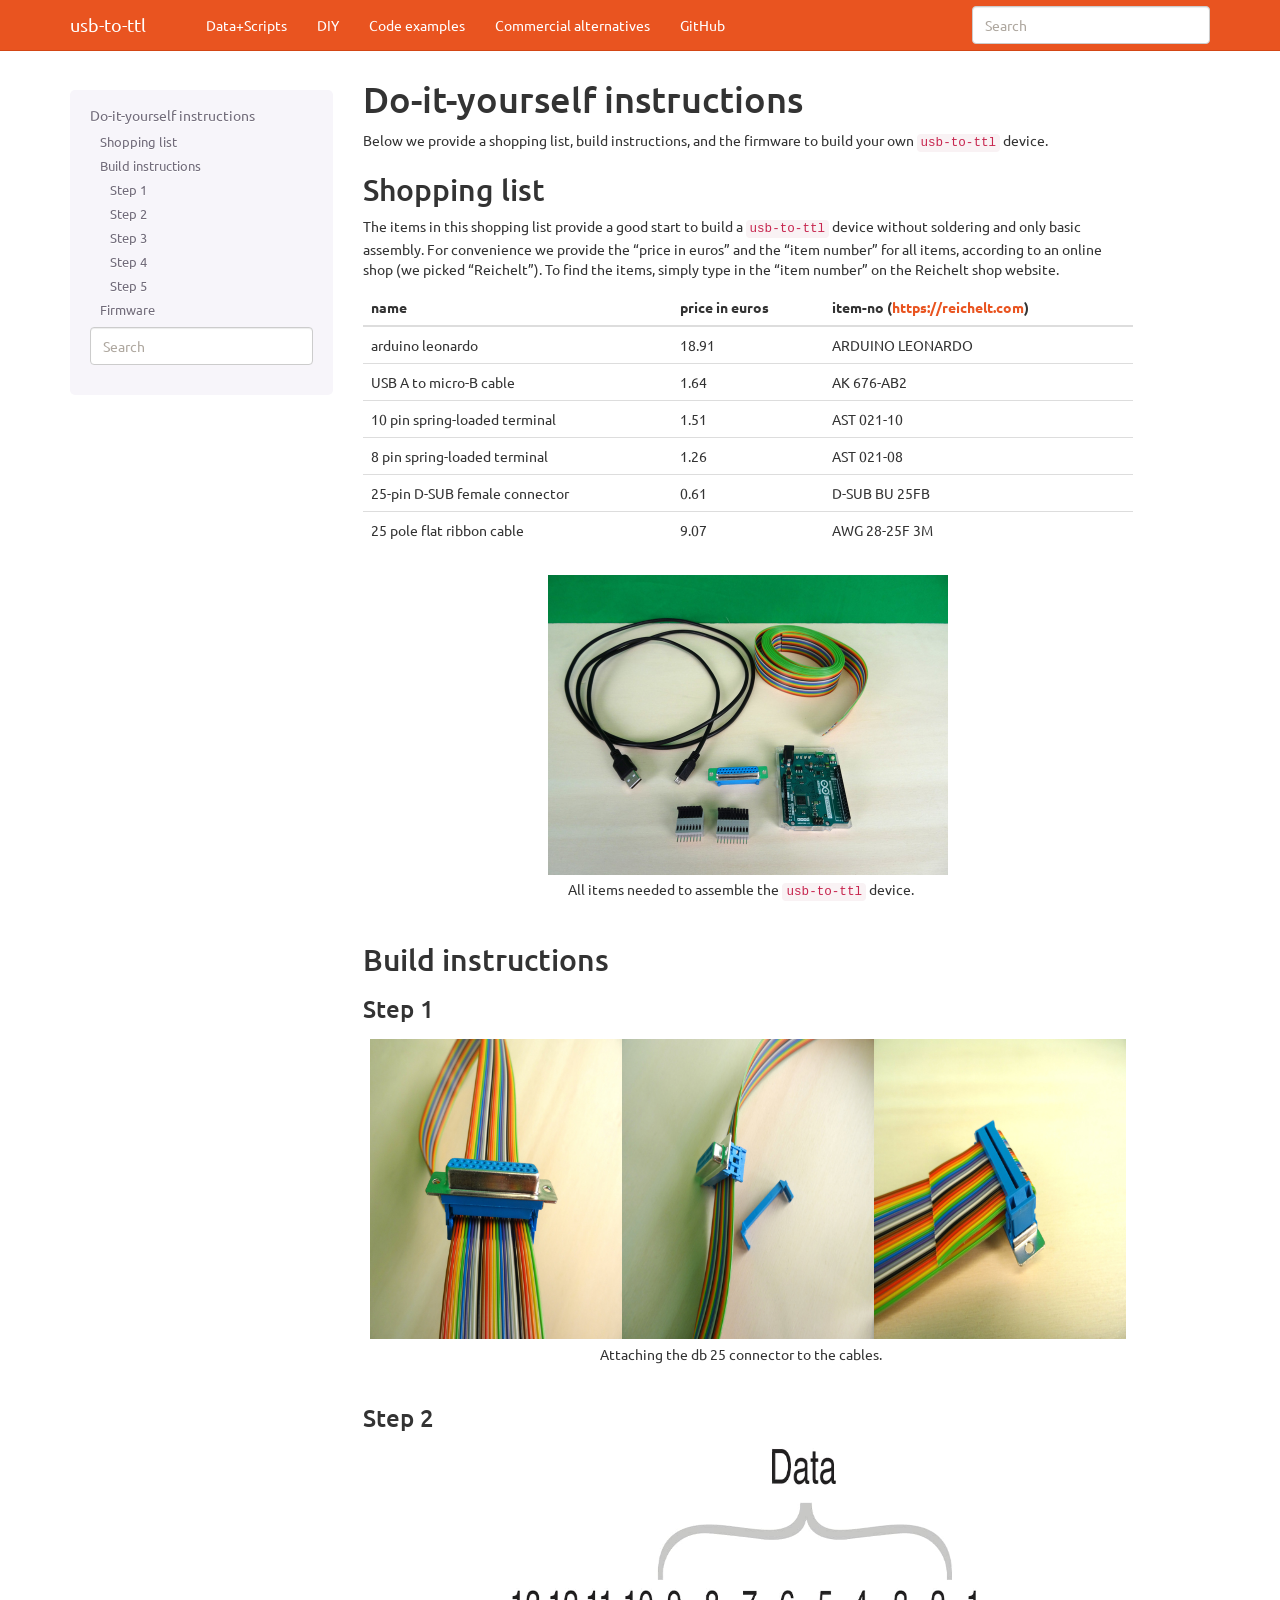
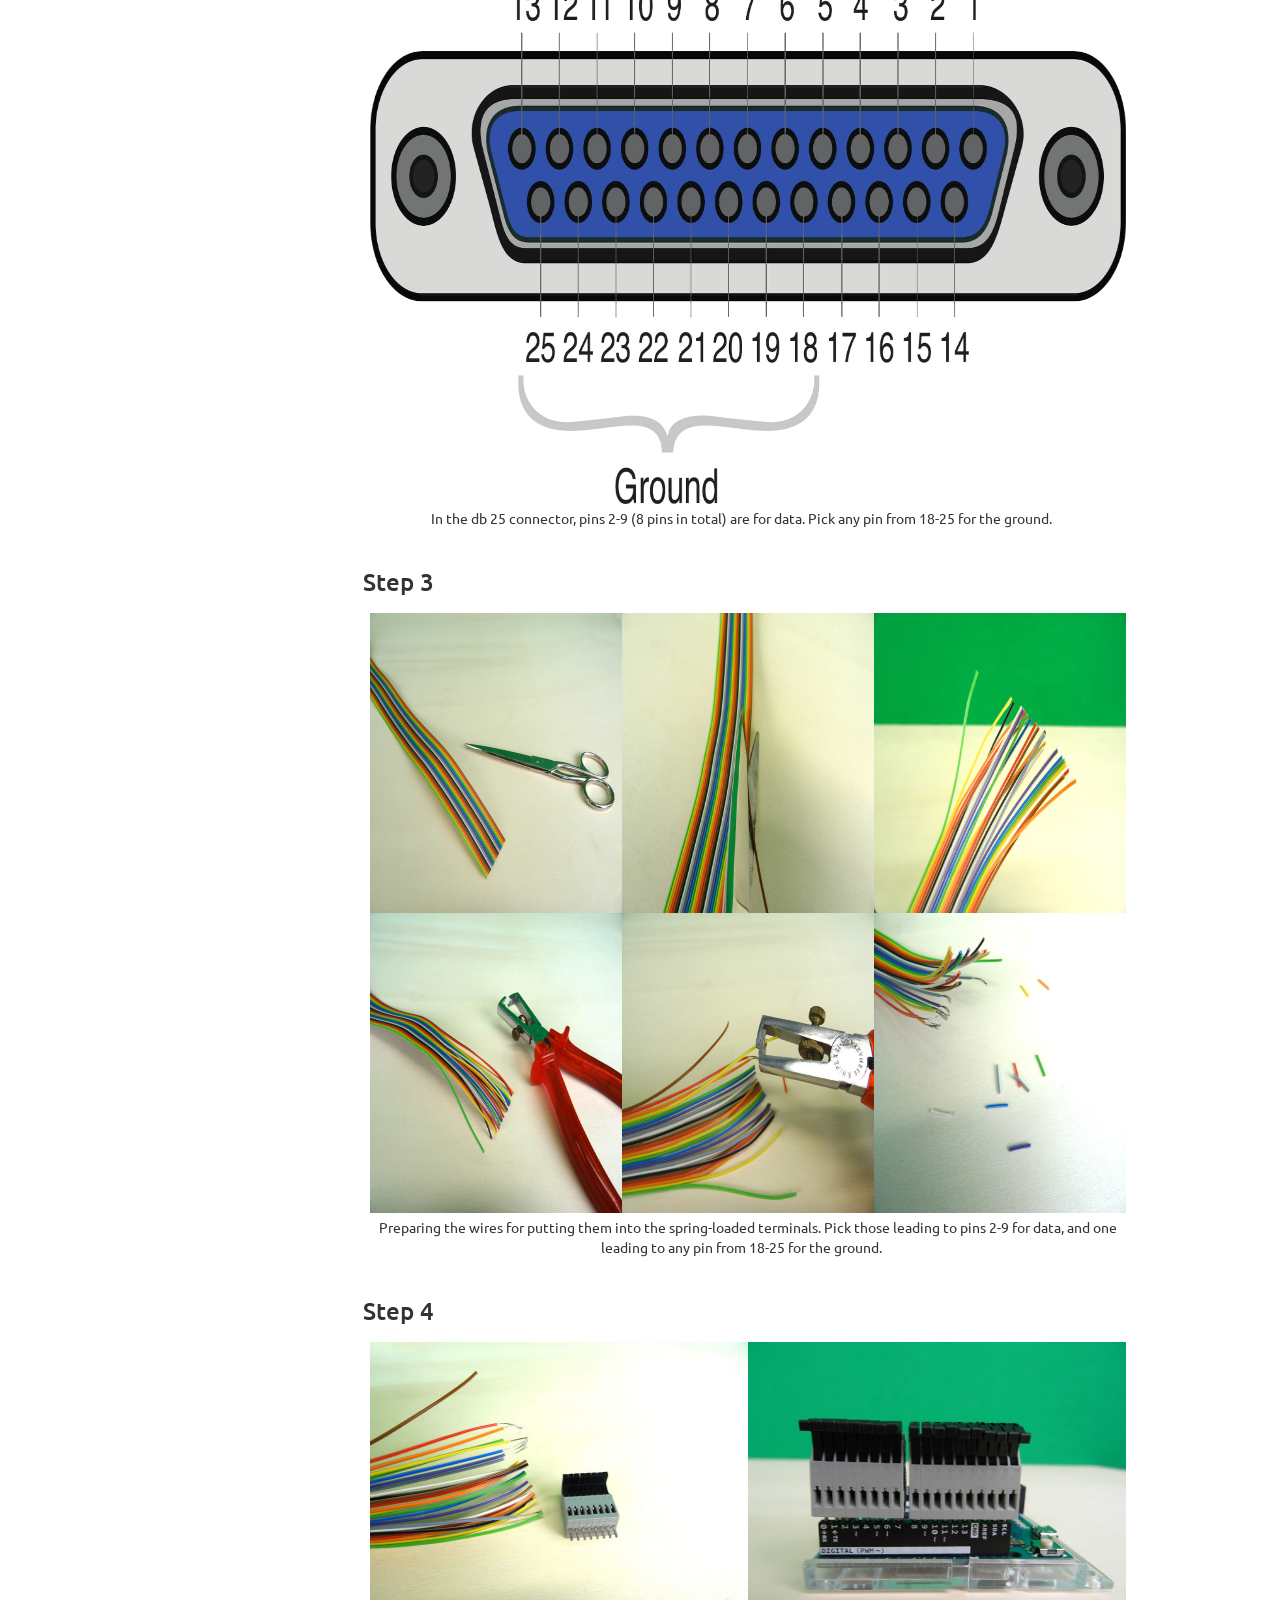
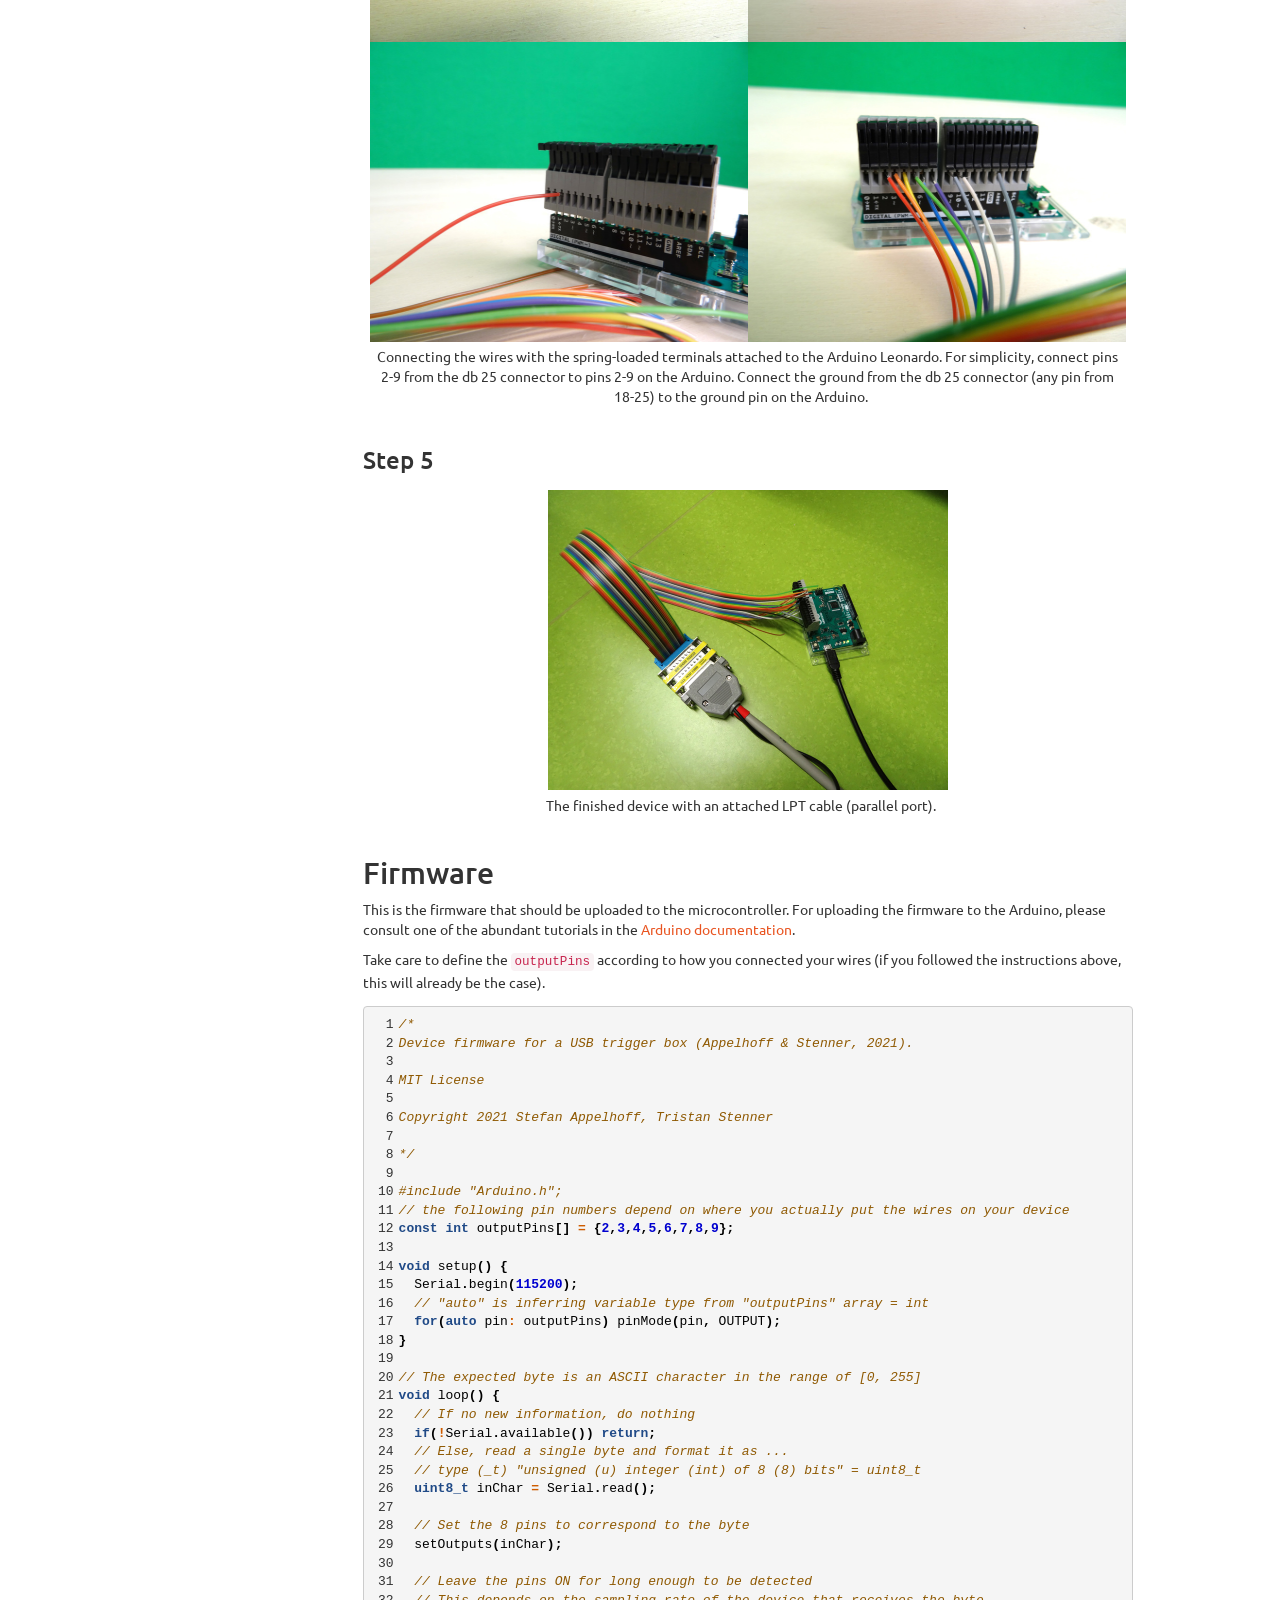
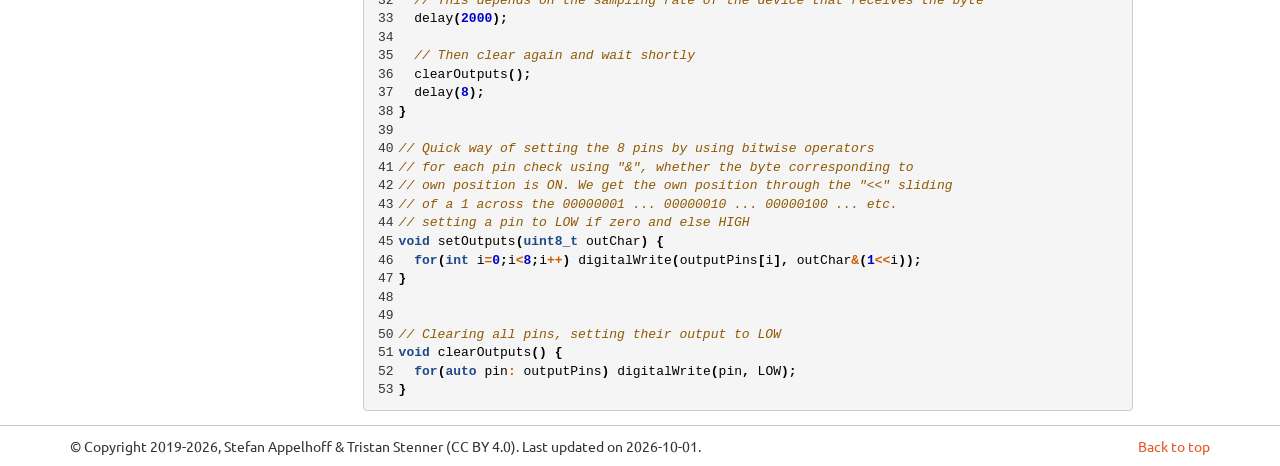
<file: diy-instructions.html>
<!DOCTYPE html>

<html lang="en" data-content_root="./">
  <head>
    <meta charset="utf-8" />
    <meta name="viewport" content="width=device-width, initial-scale=1.0" /><meta name="viewport" content="width=device-width, initial-scale=1" />

    <title>Do-it-yourself instructions &#8212; usb-to-ttl  documentation</title>
    <link rel="stylesheet" type="text/css" href="_static/pygments.css?v=a746c00c" />
    <link rel="stylesheet" type="text/css" href="_static/bootstrap-sphinx.css?v=0bf093e7" />
    <link rel="stylesheet" type="text/css" href="_static/copybutton.css?v=76b2166b" />
    <script src="_static/documentation_options.js?v=5929fcd5"></script>
    <script src="_static/doctools.js?v=fd6eb6e6"></script>
    <script src="_static/sphinx_highlight.js?v=6ffebe34"></script>
    <script src="_static/clipboard.min.js?v=a7894cd8"></script>
    <script src="_static/copybutton.js?v=fd10adb8"></script>
    <link rel="index" title="Index" href="genindex.html" />
    <link rel="search" title="Search" href="search.html" />
<meta charset='utf-8'>
<meta http-equiv='X-UA-Compatible' content='IE=edge,chrome=1'>
<meta name='viewport' content='width=device-width, initial-scale=1.0, maximum-scale=1'>
<meta name="apple-mobile-web-app-capable" content="yes">
<script type="text/javascript" src="_static/js/jquery-1.12.4.min.js"></script>
<script type="text/javascript" src="_static/js/jquery-fix.js"></script>
<script type="text/javascript" src="_static/bootstrap-3.4.1/js/bootstrap.min.js"></script>
<script type="text/javascript" src="_static/bootstrap-sphinx.js"></script>

  </head><body>

  <div id="navbar" class="navbar navbar-default navbar-fixed-top">
    <div class="container">
      <div class="navbar-header">
        <!-- .btn-navbar is used as the toggle for collapsed navbar content -->
        <button type="button" class="navbar-toggle" data-toggle="collapse" data-target=".nav-collapse">
          <span class="icon-bar"></span>
          <span class="icon-bar"></span>
          <span class="icon-bar"></span>
        </button>
        <a class="navbar-brand" href="index.html">
          usb-to-ttl</a>
        <span class="navbar-text navbar-version pull-left"><b></b></span>
      </div>

        <div class="collapse navbar-collapse nav-collapse">
          <ul class="nav navbar-nav">
            
                <li><a href="data-and-scripts.html">Data+Scripts</a></li>
                <li><a href="#">DIY</a></li>
                <li><a href="code-examples.html">Code examples</a></li>
                <li><a href="commercial-alternatives.html">Commercial alternatives</a></li>
                <li><a href="https://github.com/sappelhoff/usb-to-ttl">GitHub</a></li>
            
            
              <li class="dropdown globaltoc-container">
  <a role="button"
     id="dLabelGlobalToc"
     data-toggle="dropdown"
     data-target="#"
     href="index.html">Site <b class="caret"></b></a>
  <ul class="dropdown-menu globaltoc"
      role="menu"
      aria-labelledby="dLabelGlobalToc"></ul>
</li>
              
            
            
            
            
            
              <li class="hidden-sm"></li>
            
          </ul>

          
            
<form class="navbar-form navbar-right" action="search.html" method="get">
 <div class="form-group">
  <input type="text" name="q" class="form-control" placeholder="Search" />
 </div>
  <input type="hidden" name="check_keywords" value="yes" />
  <input type="hidden" name="area" value="default" />
</form>
          
        </div>
    </div>
  </div>

<div class="container">
  <div class="row">
      <div class="col-md-3">
        <div id="sidebar" class="bs-sidenav" role="complementary"><ul>
<li><a class="reference internal" href="#">Do-it-yourself instructions</a><ul>
<li><a class="reference internal" href="#shopping-list">Shopping list</a></li>
<li><a class="reference internal" href="#build-instructions">Build instructions</a><ul>
<li><a class="reference internal" href="#step-1">Step 1</a></li>
<li><a class="reference internal" href="#step-2">Step 2</a></li>
<li><a class="reference internal" href="#step-3">Step 3</a></li>
<li><a class="reference internal" href="#step-4">Step 4</a></li>
<li><a class="reference internal" href="#step-5">Step 5</a></li>
</ul>
</li>
<li><a class="reference internal" href="#firmware">Firmware</a></li>
</ul>
</li>
</ul>

<form action="search.html" method="get">
 <div class="form-group">
  <input type="text" name="q" class="form-control" placeholder="Search" />
 </div>
  <input type="hidden" name="check_keywords" value="yes" />
  <input type="hidden" name="area" value="default" />
</form>
        </div>
      </div>
    <div class="body col-md-9 content" role="main">
      
  <section id="do-it-yourself-instructions">
<span id="diy-instructions"></span><h1>Do-it-yourself instructions<a class="headerlink" href="#do-it-yourself-instructions" title="Link to this heading">¶</a></h1>
<p>Below we provide a shopping list, build instructions, and the firmware to build your own <code class="docutils literal notranslate"><span class="pre">usb-to-ttl</span></code> device.</p>
<section id="shopping-list">
<h2>Shopping list<a class="headerlink" href="#shopping-list" title="Link to this heading">¶</a></h2>
<p>The items in this shopping list provide a good start to build a <code class="docutils literal notranslate"><span class="pre">usb-to-ttl</span></code> device without soldering and only basic assembly.
For convenience we provide the “price in euros” and the “item number” for all items, according to an online shop (we picked “Reichelt”).
To find the items, simply type in the “item number” on the Reichelt shop website.</p>
<table class="docutils align-default">
<thead>
<tr class="row-odd"><th class="head"><p>name</p></th>
<th class="head"><p>price in euros</p></th>
<th class="head"><p>item-no (<a class="reference external" href="https://reichelt.com">https://reichelt.com</a>)</p></th>
</tr>
</thead>
<tbody>
<tr class="row-even"><td><p>arduino leonardo</p></td>
<td><p>18.91</p></td>
<td><p>ARDUINO LEONARDO</p></td>
</tr>
<tr class="row-odd"><td><p>USB A to micro-B cable</p></td>
<td><p>1.64</p></td>
<td><p>AK 676-AB2</p></td>
</tr>
<tr class="row-even"><td><p>10 pin spring-loaded terminal</p></td>
<td><p>1.51</p></td>
<td><p>AST 021-10</p></td>
</tr>
<tr class="row-odd"><td><p>8 pin spring-loaded terminal</p></td>
<td><p>1.26</p></td>
<td><p>AST 021-08</p></td>
</tr>
<tr class="row-even"><td><p>25-pin D-SUB female connector</p></td>
<td><p>0.61</p></td>
<td><p>D-SUB BU 25FB</p></td>
</tr>
<tr class="row-odd"><td><p>25 pole flat ribbon cable</p></td>
<td><p>9.07</p></td>
<td><p>AWG 28-25F 3M</p></td>
</tr>
</tbody>
</table>
<figure class="align-center" id="id2">
<a class="reference internal image-reference" href="_images/materials.jpg"><img alt="photograph of all items" src="_images/materials.jpg" style="width: 400px; height: 300px;" />
</a>
<figcaption>
<p><span class="caption-text">All items needed to assemble the <code class="docutils literal notranslate"><span class="pre">usb-to-ttl</span></code> device.</span><a class="headerlink" href="#id2" title="Link to this image">¶</a></p>
</figcaption>
</figure>
</section>
<section id="build-instructions">
<h2>Build instructions<a class="headerlink" href="#build-instructions" title="Link to this heading">¶</a></h2>
<section id="step-1">
<h3>Step 1<a class="headerlink" href="#step-1" title="Link to this heading">¶</a></h3>
<figure class="align-center" id="id3">
<a class="reference internal image-reference" href="_images/db25_cables.jpg"><img alt="photograph of attaching the db 25 connector" height="300" src="_images/db25_cables.jpg" width="1200" />
</a>
<figcaption>
<p><span class="caption-text">Attaching the db 25 connector to the cables.</span><a class="headerlink" href="#id3" title="Link to this image">¶</a></p>
</figcaption>
</figure>
</section>
<section id="step-2">
<h3>Step 2<a class="headerlink" href="#step-2" title="Link to this heading">¶</a></h3>
<figure class="align-center" id="id4">
<a class="reference internal image-reference" href="_images/parport.jpg"><img alt="schematic of the pins in the db 25 connector" height="656" src="_images/parport.jpg" width="1160" />
</a>
<figcaption>
<p><span class="caption-text">In the db 25 connector, pins 2-9 (8 pins in total) are for data.
Pick any pin from 18-25 for the ground.</span><a class="headerlink" href="#id4" title="Link to this image">¶</a></p>
</figcaption>
</figure>
</section>
<section id="step-3">
<h3>Step 3<a class="headerlink" href="#step-3" title="Link to this heading">¶</a></h3>
<figure class="align-center" id="id5">
<a class="reference internal image-reference" href="_images/prep_wires.jpg"><img alt="photograph of preparing the wires for the terminals" height="600" src="_images/prep_wires.jpg" width="1200" />
</a>
<figcaption>
<p><span class="caption-text">Preparing the wires for putting them into the spring-loaded terminals.
Pick those leading to pins 2-9 for data, and one leading to any pin
from 18-25 for the ground.</span><a class="headerlink" href="#id5" title="Link to this image">¶</a></p>
</figcaption>
</figure>
</section>
<section id="step-4">
<h3>Step 4<a class="headerlink" href="#step-4" title="Link to this heading">¶</a></h3>
<figure class="align-center" id="id6">
<a class="reference internal image-reference" href="_images/cables_arduino.jpg"><img alt="photograph of connecting wires with the terminals" height="600" src="_images/cables_arduino.jpg" width="800" />
</a>
<figcaption>
<p><span class="caption-text">Connecting the wires with the spring-loaded terminals attached to the Arduino Leonardo.
For simplicity, connect pins 2-9 from the db 25 connector to pins 2-9 on the Arduino.
Connect the ground from the db 25 connector (any pin from 18-25) to the ground pin
on the Arduino.</span><a class="headerlink" href="#id6" title="Link to this image">¶</a></p>
</figcaption>
</figure>
</section>
<section id="step-5">
<h3>Step 5<a class="headerlink" href="#step-5" title="Link to this heading">¶</a></h3>
<figure class="align-center" id="id7">
<a class="reference internal image-reference" href="_images/finished_lpt.jpg"><img alt="photograph of the finished device" src="_images/finished_lpt.jpg" style="width: 400px; height: 300px;" />
</a>
<figcaption>
<p><span class="caption-text">The finished device with an attached LPT cable (parallel port).</span><a class="headerlink" href="#id7" title="Link to this image">¶</a></p>
</figcaption>
</figure>
</section>
</section>
<section id="firmware">
<span id="id1"></span><h2>Firmware<a class="headerlink" href="#firmware" title="Link to this heading">¶</a></h2>
<p>This is the firmware that should be uploaded to the microcontroller.
For uploading the firmware to the Arduino, please consult one of the abundant
tutorials in the
<a class="reference external" href="https://docs.arduino.cc/software/ide-v2/tutorials/getting-started/ide-v2-uploading-a-sketch">Arduino documentation</a>.</p>
<p>Take care to define the <code class="docutils literal notranslate"><span class="pre">outputPins</span></code> according to how you connected your wires
(if you followed the instructions above, this will already be the case).</p>
<div class="highlight-C notranslate"><div class="highlight"><pre><span></span><span class="linenos"> 1</span><span class="cm">/*</span>
<span class="linenos"> 2</span><span class="cm">Device firmware for a USB trigger box (Appelhoff &amp; Stenner, 2021).</span>
<span class="linenos"> 3</span>
<span class="linenos"> 4</span><span class="cm">MIT License</span>
<span class="linenos"> 5</span>
<span class="linenos"> 6</span><span class="cm">Copyright 2021 Stefan Appelhoff, Tristan Stenner</span>
<span class="linenos"> 7</span>
<span class="linenos"> 8</span><span class="cm">*/</span>
<span class="linenos"> 9</span>
<span class="linenos">10</span><span class="cp">#include</span><span class="w"> </span><span class="cpf">&quot;Arduino.h&quot;</span><span class="c1">;</span>
<span class="linenos">11</span><span class="c1">// the following pin numbers depend on where you actually put the wires on your device</span>
<span class="linenos">12</span><span class="k">const</span><span class="w"> </span><span class="kt">int</span><span class="w"> </span><span class="n">outputPins</span><span class="p">[]</span><span class="w"> </span><span class="o">=</span><span class="w"> </span><span class="p">{</span><span class="mi">2</span><span class="p">,</span><span class="mi">3</span><span class="p">,</span><span class="mi">4</span><span class="p">,</span><span class="mi">5</span><span class="p">,</span><span class="mi">6</span><span class="p">,</span><span class="mi">7</span><span class="p">,</span><span class="mi">8</span><span class="p">,</span><span class="mi">9</span><span class="p">};</span>
<span class="linenos">13</span>
<span class="linenos">14</span><span class="kt">void</span><span class="w"> </span><span class="nf">setup</span><span class="p">()</span><span class="w"> </span><span class="p">{</span>
<span class="linenos">15</span><span class="w">  </span><span class="n">Serial</span><span class="p">.</span><span class="n">begin</span><span class="p">(</span><span class="mi">115200</span><span class="p">);</span>
<span class="linenos">16</span><span class="w">  </span><span class="c1">// &quot;auto&quot; is inferring variable type from &quot;outputPins&quot; array = int</span>
<span class="linenos">17</span><span class="w">  </span><span class="k">for</span><span class="p">(</span><span class="k">auto</span><span class="w"> </span><span class="n">pin</span><span class="o">:</span><span class="w"> </span><span class="n">outputPins</span><span class="p">)</span><span class="w"> </span><span class="n">pinMode</span><span class="p">(</span><span class="n">pin</span><span class="p">,</span><span class="w"> </span><span class="n">OUTPUT</span><span class="p">);</span>
<span class="linenos">18</span><span class="p">}</span>
<span class="linenos">19</span>
<span class="linenos">20</span><span class="c1">// The expected byte is an ASCII character in the range of [0, 255]</span>
<span class="linenos">21</span><span class="kt">void</span><span class="w"> </span><span class="nf">loop</span><span class="p">()</span><span class="w"> </span><span class="p">{</span>
<span class="linenos">22</span><span class="w">  </span><span class="c1">// If no new information, do nothing</span>
<span class="linenos">23</span><span class="w">  </span><span class="k">if</span><span class="p">(</span><span class="o">!</span><span class="n">Serial</span><span class="p">.</span><span class="n">available</span><span class="p">())</span><span class="w"> </span><span class="k">return</span><span class="p">;</span>
<span class="linenos">24</span><span class="w">  </span><span class="c1">// Else, read a single byte and format it as ...</span>
<span class="linenos">25</span><span class="w">  </span><span class="c1">// type (_t) &quot;unsigned (u) integer (int) of 8 (8) bits&quot; = uint8_t</span>
<span class="linenos">26</span><span class="w">  </span><span class="kt">uint8_t</span><span class="w"> </span><span class="n">inChar</span><span class="w"> </span><span class="o">=</span><span class="w"> </span><span class="n">Serial</span><span class="p">.</span><span class="n">read</span><span class="p">();</span>
<span class="linenos">27</span>
<span class="linenos">28</span><span class="w">  </span><span class="c1">// Set the 8 pins to correspond to the byte</span>
<span class="linenos">29</span><span class="w">  </span><span class="n">setOutputs</span><span class="p">(</span><span class="n">inChar</span><span class="p">);</span>
<span class="linenos">30</span>
<span class="linenos">31</span><span class="w">  </span><span class="c1">// Leave the pins ON for long enough to be detected</span>
<span class="linenos">32</span><span class="w">  </span><span class="c1">// This depends on the sampling rate of the device that receives the byte</span>
<span class="linenos">33</span><span class="w">  </span><span class="n">delay</span><span class="p">(</span><span class="mi">2000</span><span class="p">);</span>
<span class="linenos">34</span>
<span class="linenos">35</span><span class="w">  </span><span class="c1">// Then clear again and wait shortly</span>
<span class="linenos">36</span><span class="w">  </span><span class="n">clearOutputs</span><span class="p">();</span>
<span class="linenos">37</span><span class="w">  </span><span class="n">delay</span><span class="p">(</span><span class="mi">8</span><span class="p">);</span>
<span class="linenos">38</span><span class="p">}</span>
<span class="linenos">39</span>
<span class="linenos">40</span><span class="c1">// Quick way of setting the 8 pins by using bitwise operators</span>
<span class="linenos">41</span><span class="c1">// for each pin check using &quot;&amp;&quot;, whether the byte corresponding to</span>
<span class="linenos">42</span><span class="c1">// own position is ON. We get the own position through the &quot;&lt;&lt;&quot; sliding</span>
<span class="linenos">43</span><span class="c1">// of a 1 across the 00000001 ... 00000010 ... 00000100 ... etc.</span>
<span class="linenos">44</span><span class="c1">// setting a pin to LOW if zero and else HIGH</span>
<span class="linenos">45</span><span class="kt">void</span><span class="w"> </span><span class="nf">setOutputs</span><span class="p">(</span><span class="kt">uint8_t</span><span class="w"> </span><span class="n">outChar</span><span class="p">)</span><span class="w"> </span><span class="p">{</span>
<span class="linenos">46</span><span class="w">  </span><span class="k">for</span><span class="p">(</span><span class="kt">int</span><span class="w"> </span><span class="n">i</span><span class="o">=</span><span class="mi">0</span><span class="p">;</span><span class="n">i</span><span class="o">&lt;</span><span class="mi">8</span><span class="p">;</span><span class="n">i</span><span class="o">++</span><span class="p">)</span><span class="w"> </span><span class="n">digitalWrite</span><span class="p">(</span><span class="n">outputPins</span><span class="p">[</span><span class="n">i</span><span class="p">],</span><span class="w"> </span><span class="n">outChar</span><span class="o">&amp;</span><span class="p">(</span><span class="mi">1</span><span class="o">&lt;&lt;</span><span class="n">i</span><span class="p">));</span>
<span class="linenos">47</span><span class="p">}</span>
<span class="linenos">48</span>
<span class="linenos">49</span>
<span class="linenos">50</span><span class="c1">// Clearing all pins, setting their output to LOW</span>
<span class="linenos">51</span><span class="kt">void</span><span class="w"> </span><span class="nf">clearOutputs</span><span class="p">()</span><span class="w"> </span><span class="p">{</span>
<span class="linenos">52</span><span class="w">  </span><span class="k">for</span><span class="p">(</span><span class="k">auto</span><span class="w"> </span><span class="n">pin</span><span class="o">:</span><span class="w"> </span><span class="n">outputPins</span><span class="p">)</span><span class="w"> </span><span class="n">digitalWrite</span><span class="p">(</span><span class="n">pin</span><span class="p">,</span><span class="w"> </span><span class="n">LOW</span><span class="p">);</span>
<span class="linenos">53</span><span class="p">}</span>
</pre></div>
</div>
</section>
</section>


    </div>
      
  </div>
</div>
<footer class="footer">
  <div class="container">
    <p class="pull-right">
      <a href="#">Back to top</a>
      
    </p>
    <p>
        &copy; Copyright 2019-2026, Stefan Appelhoff &amp; Tristan Stenner (CC BY 4.0). Last updated on 2026-10-01.<br/>
    </p>
  </div>
</footer>
  </body>
</html>
</file>
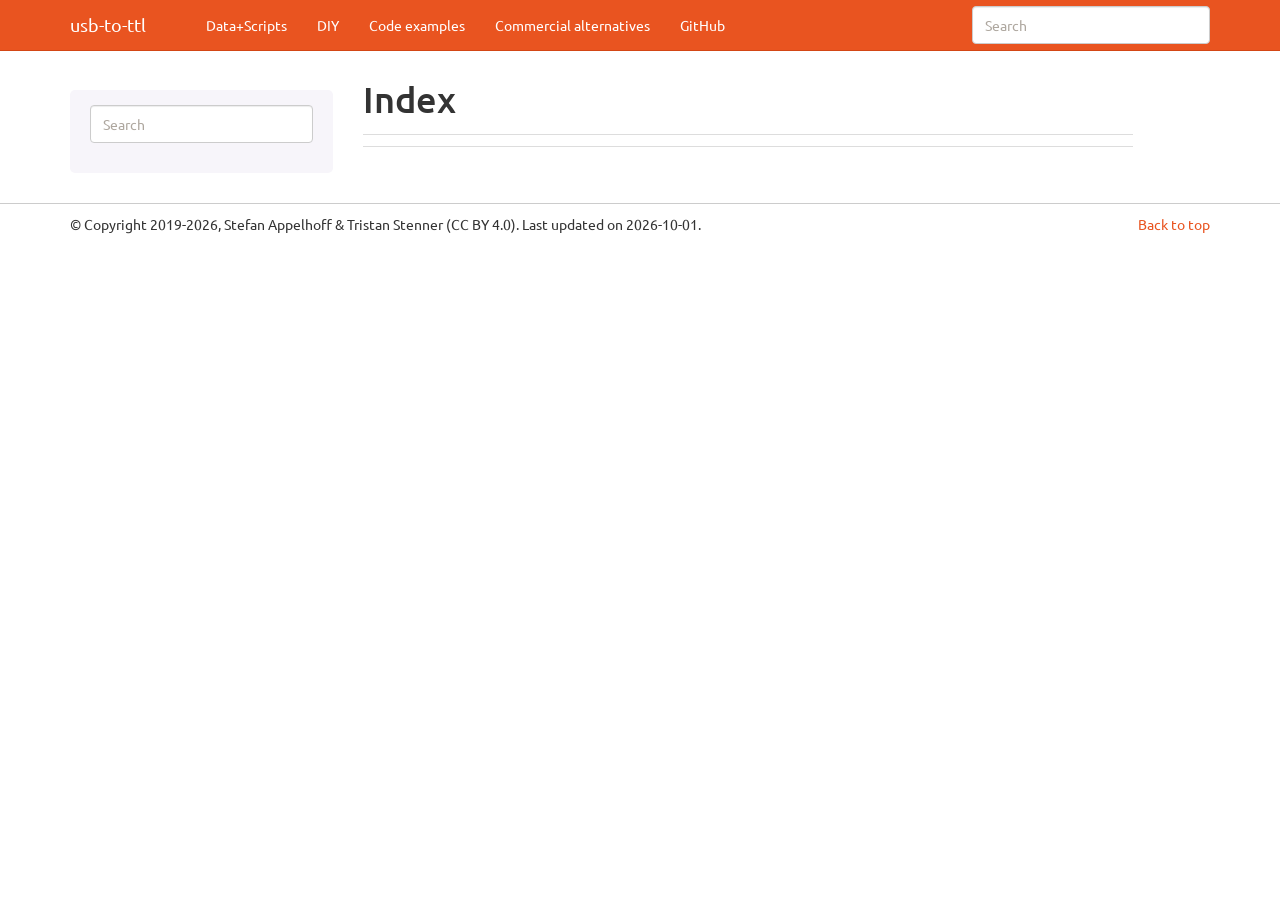
<file: genindex.html>
<!DOCTYPE html>

<html lang="en" data-content_root="./">
  <head>
    <meta charset="utf-8" />
    <meta name="viewport" content="width=device-width, initial-scale=1.0" />
    <title>Index &#8212; usb-to-ttl  documentation</title>
    <link rel="stylesheet" type="text/css" href="_static/pygments.css?v=a746c00c" />
    <link rel="stylesheet" type="text/css" href="_static/bootstrap-sphinx.css?v=0bf093e7" />
    <link rel="stylesheet" type="text/css" href="_static/copybutton.css?v=76b2166b" />
    <script src="_static/documentation_options.js?v=5929fcd5"></script>
    <script src="_static/doctools.js?v=fd6eb6e6"></script>
    <script src="_static/sphinx_highlight.js?v=6ffebe34"></script>
    <script src="_static/clipboard.min.js?v=a7894cd8"></script>
    <script src="_static/copybutton.js?v=fd10adb8"></script>
    <link rel="index" title="Index" href="#" />
    <link rel="search" title="Search" href="search.html" />
<meta charset='utf-8'>
<meta http-equiv='X-UA-Compatible' content='IE=edge,chrome=1'>
<meta name='viewport' content='width=device-width, initial-scale=1.0, maximum-scale=1'>
<meta name="apple-mobile-web-app-capable" content="yes">
<script type="text/javascript" src="_static/js/jquery-1.12.4.min.js"></script>
<script type="text/javascript" src="_static/js/jquery-fix.js"></script>
<script type="text/javascript" src="_static/bootstrap-3.4.1/js/bootstrap.min.js"></script>
<script type="text/javascript" src="_static/bootstrap-sphinx.js"></script>

  </head><body>

  <div id="navbar" class="navbar navbar-default navbar-fixed-top">
    <div class="container">
      <div class="navbar-header">
        <!-- .btn-navbar is used as the toggle for collapsed navbar content -->
        <button type="button" class="navbar-toggle" data-toggle="collapse" data-target=".nav-collapse">
          <span class="icon-bar"></span>
          <span class="icon-bar"></span>
          <span class="icon-bar"></span>
        </button>
        <a class="navbar-brand" href="index.html">
          usb-to-ttl</a>
        <span class="navbar-text navbar-version pull-left"><b></b></span>
      </div>

        <div class="collapse navbar-collapse nav-collapse">
          <ul class="nav navbar-nav">
            
                <li><a href="data-and-scripts.html">Data+Scripts</a></li>
                <li><a href="diy-instructions.html">DIY</a></li>
                <li><a href="code-examples.html">Code examples</a></li>
                <li><a href="commercial-alternatives.html">Commercial alternatives</a></li>
                <li><a href="https://github.com/sappelhoff/usb-to-ttl">GitHub</a></li>
            
            
              <li class="dropdown globaltoc-container">
  <a role="button"
     id="dLabelGlobalToc"
     data-toggle="dropdown"
     data-target="#"
     href="index.html">Site <b class="caret"></b></a>
  <ul class="dropdown-menu globaltoc"
      role="menu"
      aria-labelledby="dLabelGlobalToc"></ul>
</li>
              
            
            
            
            
            
              <li class="hidden-sm"></li>
            
          </ul>

          
            
<form class="navbar-form navbar-right" action="search.html" method="get">
 <div class="form-group">
  <input type="text" name="q" class="form-control" placeholder="Search" />
 </div>
  <input type="hidden" name="check_keywords" value="yes" />
  <input type="hidden" name="area" value="default" />
</form>
          
        </div>
    </div>
  </div>

<div class="container">
  <div class="row">
      <div class="col-md-3">
        <div id="sidebar" class="bs-sidenav" role="complementary">
<form action="search.html" method="get">
 <div class="form-group">
  <input type="text" name="q" class="form-control" placeholder="Search" />
 </div>
  <input type="hidden" name="check_keywords" value="yes" />
  <input type="hidden" name="area" value="default" />
</form>
        </div>
      </div>
    <div class="body col-md-9 content" role="main">
      

<h1 id="index">Index</h1>

<div class="genindex-jumpbox">
 
</div>


    </div>
      
  </div>
</div>
<footer class="footer">
  <div class="container">
    <p class="pull-right">
      <a href="#">Back to top</a>
      
    </p>
    <p>
        &copy; Copyright 2019-2026, Stefan Appelhoff &amp; Tristan Stenner (CC BY 4.0). Last updated on 2026-10-01.<br/>
    </p>
  </div>
</footer>
  </body>
</html>
</file>
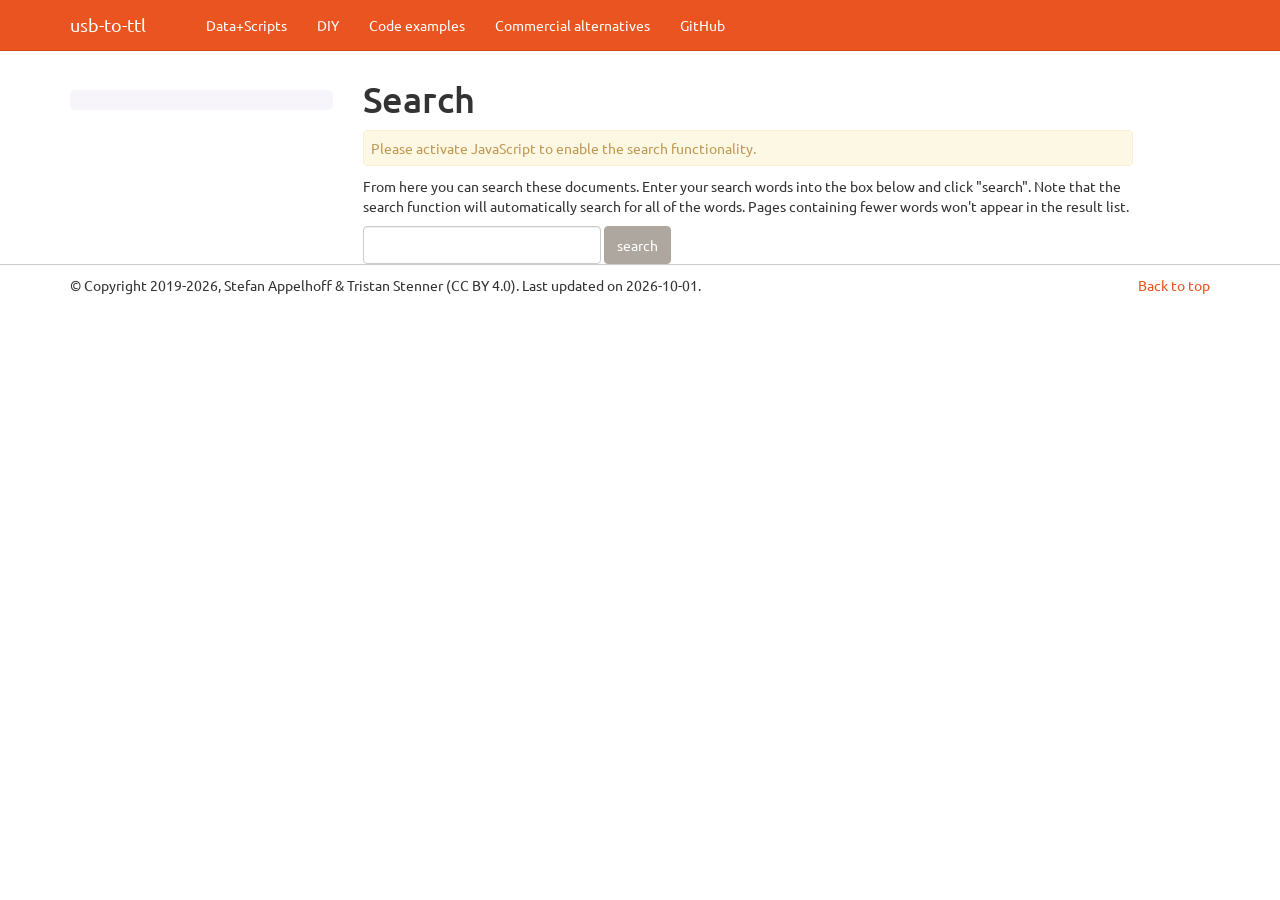
<file: search.html>
<!DOCTYPE html>

<html lang="en" data-content_root="./">
  <head>
    <meta charset="utf-8" />
    <meta name="viewport" content="width=device-width, initial-scale=1.0" />
    <title>Search &#8212; usb-to-ttl  documentation</title>
    <link rel="stylesheet" type="text/css" href="_static/pygments.css?v=a746c00c" />
    <link rel="stylesheet" type="text/css" href="_static/bootstrap-sphinx.css?v=0bf093e7" />
    <link rel="stylesheet" type="text/css" href="_static/copybutton.css?v=76b2166b" />
    <script src="_static/documentation_options.js?v=5929fcd5"></script>
    <script src="_static/doctools.js?v=fd6eb6e6"></script>
    <script src="_static/sphinx_highlight.js?v=6ffebe34"></script>
    <script src="_static/clipboard.min.js?v=a7894cd8"></script>
    <script src="_static/copybutton.js?v=fd10adb8"></script>
    <link rel="index" title="Index" href="genindex.html" />
    <link rel="search" title="Search" href="#" />
  <script type="text/javascript" src="_static/searchtools.js"></script>
  <script type="text/javascript" src="_static/language_data.js"></script>
  <script type="text/javascript" src="searchindex.js"></script>
  
  <script type="text/javascript" id="searchindexloader"></script>
  
<meta charset='utf-8'>
<meta http-equiv='X-UA-Compatible' content='IE=edge,chrome=1'>
<meta name='viewport' content='width=device-width, initial-scale=1.0, maximum-scale=1'>
<meta name="apple-mobile-web-app-capable" content="yes">
<script type="text/javascript" src="_static/js/jquery-1.12.4.min.js"></script>
<script type="text/javascript" src="_static/js/jquery-fix.js"></script>
<script type="text/javascript" src="_static/bootstrap-3.4.1/js/bootstrap.min.js"></script>
<script type="text/javascript" src="_static/bootstrap-sphinx.js"></script>


  </head><body>

  <div id="navbar" class="navbar navbar-default navbar-fixed-top">
    <div class="container">
      <div class="navbar-header">
        <!-- .btn-navbar is used as the toggle for collapsed navbar content -->
        <button type="button" class="navbar-toggle" data-toggle="collapse" data-target=".nav-collapse">
          <span class="icon-bar"></span>
          <span class="icon-bar"></span>
          <span class="icon-bar"></span>
        </button>
        <a class="navbar-brand" href="index.html">
          usb-to-ttl</a>
        <span class="navbar-text navbar-version pull-left"><b></b></span>
      </div>

        <div class="collapse navbar-collapse nav-collapse">
          <ul class="nav navbar-nav">
            
                <li><a href="data-and-scripts.html">Data+Scripts</a></li>
                <li><a href="diy-instructions.html">DIY</a></li>
                <li><a href="code-examples.html">Code examples</a></li>
                <li><a href="commercial-alternatives.html">Commercial alternatives</a></li>
                <li><a href="https://github.com/sappelhoff/usb-to-ttl">GitHub</a></li>
            
            
              <li class="dropdown globaltoc-container">
  <a role="button"
     id="dLabelGlobalToc"
     data-toggle="dropdown"
     data-target="#"
     href="index.html">Site <b class="caret"></b></a>
  <ul class="dropdown-menu globaltoc"
      role="menu"
      aria-labelledby="dLabelGlobalToc"></ul>
</li>
              
            
            
            
            
            
              <li class="hidden-sm"></li>
            
          </ul>

          
            
          
        </div>
    </div>
  </div>

<div class="container">
  <div class="row">
      <div class="col-md-3">
        <div id="sidebar" class="bs-sidenav" role="complementary">
        </div>
      </div>
    <div class="body col-md-9 content" role="main">
      
  <h1 id="search-documentation">Search</h1>
  <div id="fallback" class="admonition warning">
  <script type="text/javascript">$('#fallback').hide();</script>
  <p>
    Please activate JavaScript to enable the search
    functionality.
  </p>
  </div>
  <p>
    From here you can search these documents. Enter your search
    words into the box below and click "search". Note that the search
    function will automatically search for all of the words. Pages
    containing fewer words won't appear in the result list.
  </p>

  
  <form class="form-inline" action="" method="get">
    <div class="form-group">
      <input type="text" class="form-control" name="q" value="" />
    </div>
    <input type="submit" class="btn btn-default" value="search" />
    <span id="search-progress" style="padding-left: 10px"></span>
  </form>
  

  
  <div id="search-results">
  
  </div>

    </div>
      
  </div>
</div>
<footer class="footer">
  <div class="container">
    <p class="pull-right">
      <a href="#">Back to top</a>
      
    </p>
    <p>
        &copy; Copyright 2019-2026, Stefan Appelhoff &amp; Tristan Stenner (CC BY 4.0). Last updated on 2026-10-01.<br/>
    </p>
  </div>
</footer>
  </body>
</html>
</file>
<file: _static/pygments.css>
pre { line-height: 125%; }
td.linenos .normal { color: inherit; background-color: transparent; padding-left: 5px; padding-right: 5px; }
span.linenos { color: inherit; background-color: transparent; padding-left: 5px; padding-right: 5px; }
td.linenos .special { color: #000000; background-color: #ffffc0; padding-left: 5px; padding-right: 5px; }
span.linenos.special { color: #000000; background-color: #ffffc0; padding-left: 5px; padding-right: 5px; }
.highlight .hll { background-color: #ffffcc }
.highlight { background: #f8f8f8; }
.highlight .c { color: #8f5902; font-style: italic } /* Comment */
.highlight .err { color: #a40000; border: 1px solid #ef2929 } /* Error */
.highlight .g { color: #000000 } /* Generic */
.highlight .k { color: #204a87; font-weight: bold } /* Keyword */
.highlight .l { color: #000000 } /* Literal */
.highlight .n { color: #000000 } /* Name */
.highlight .o { color: #ce5c00; font-weight: bold } /* Operator */
.highlight .x { color: #000000 } /* Other */
.highlight .p { color: #000000; font-weight: bold } /* Punctuation */
.highlight .ch { color: #8f5902; font-style: italic } /* Comment.Hashbang */
.highlight .cm { color: #8f5902; font-style: italic } /* Comment.Multiline */
.highlight .cp { color: #8f5902; font-style: italic } /* Comment.Preproc */
.highlight .cpf { color: #8f5902; font-style: italic } /* Comment.PreprocFile */
.highlight .c1 { color: #8f5902; font-style: italic } /* Comment.Single */
.highlight .cs { color: #8f5902; font-style: italic } /* Comment.Special */
.highlight .gd { color: #a40000 } /* Generic.Deleted */
.highlight .ge { color: #000000; font-style: italic } /* Generic.Emph */
.highlight .ges { color: #000000; font-weight: bold; font-style: italic } /* Generic.EmphStrong */
.highlight .gr { color: #ef2929 } /* Generic.Error */
.highlight .gh { color: #000080; font-weight: bold } /* Generic.Heading */
.highlight .gi { color: #00A000 } /* Generic.Inserted */
.highlight .go { color: #000000; font-style: italic } /* Generic.Output */
.highlight .gp { color: #8f5902 } /* Generic.Prompt */
.highlight .gs { color: #000000; font-weight: bold } /* Generic.Strong */
.highlight .gu { color: #800080; font-weight: bold } /* Generic.Subheading */
.highlight .gt { color: #a40000; font-weight: bold } /* Generic.Traceback */
.highlight .kc { color: #204a87; font-weight: bold } /* Keyword.Constant */
.highlight .kd { color: #204a87; font-weight: bold } /* Keyword.Declaration */
.highlight .kn { color: #204a87; font-weight: bold } /* Keyword.Namespace */
.highlight .kp { color: #204a87; font-weight: bold } /* Keyword.Pseudo */
.highlight .kr { color: #204a87; font-weight: bold } /* Keyword.Reserved */
.highlight .kt { color: #204a87; font-weight: bold } /* Keyword.Type */
.highlight .ld { color: #000000 } /* Literal.Date */
.highlight .m { color: #0000cf; font-weight: bold } /* Literal.Number */
.highlight .s { color: #4e9a06 } /* Literal.String */
.highlight .na { color: #c4a000 } /* Name.Attribute */
.highlight .nb { color: #204a87 } /* Name.Builtin */
.highlight .nc { color: #000000 } /* Name.Class */
.highlight .no { color: #000000 } /* Name.Constant */
.highlight .nd { color: #5c35cc; font-weight: bold } /* Name.Decorator */
.highlight .ni { color: #ce5c00 } /* Name.Entity */
.highlight .ne { color: #cc0000; font-weight: bold } /* Name.Exception */
.highlight .nf { color: #000000 } /* Name.Function */
.highlight .nl { color: #f57900 } /* Name.Label */
.highlight .nn { color: #000000 } /* Name.Namespace */
.highlight .nx { color: #000000 } /* Name.Other */
.highlight .py { color: #000000 } /* Name.Property */
.highlight .nt { color: #204a87; font-weight: bold } /* Name.Tag */
.highlight .nv { color: #000000 } /* Name.Variable */
.highlight .ow { color: #204a87; font-weight: bold } /* Operator.Word */
.highlight .pm { color: #000000; font-weight: bold } /* Punctuation.Marker */
.highlight .w { color: #f8f8f8 } /* Text.Whitespace */
.highlight .mb { color: #0000cf; font-weight: bold } /* Literal.Number.Bin */
.highlight .mf { color: #0000cf; font-weight: bold } /* Literal.Number.Float */
.highlight .mh { color: #0000cf; font-weight: bold } /* Literal.Number.Hex */
.highlight .mi { color: #0000cf; font-weight: bold } /* Literal.Number.Integer */
.highlight .mo { color: #0000cf; font-weight: bold } /* Literal.Number.Oct */
.highlight .sa { color: #4e9a06 } /* Literal.String.Affix */
.highlight .sb { color: #4e9a06 } /* Literal.String.Backtick */
.highlight .sc { color: #4e9a06 } /* Literal.String.Char */
.highlight .dl { color: #4e9a06 } /* Literal.String.Delimiter */
.highlight .sd { color: #8f5902; font-style: italic } /* Literal.String.Doc */
.highlight .s2 { color: #4e9a06 } /* Literal.String.Double */
.highlight .se { color: #4e9a06 } /* Literal.String.Escape */
.highlight .sh { color: #4e9a06 } /* Literal.String.Heredoc */
.highlight .si { color: #4e9a06 } /* Literal.String.Interpol */
.highlight .sx { color: #4e9a06 } /* Literal.String.Other */
.highlight .sr { color: #4e9a06 } /* Literal.String.Regex */
.highlight .s1 { color: #4e9a06 } /* Literal.String.Single */
.highlight .ss { color: #4e9a06 } /* Literal.String.Symbol */
.highlight .bp { color: #3465a4 } /* Name.Builtin.Pseudo */
.highlight .fm { color: #000000 } /* Name.Function.Magic */
.highlight .vc { color: #000000 } /* Name.Variable.Class */
.highlight .vg { color: #000000 } /* Name.Variable.Global */
.highlight .vi { color: #000000 } /* Name.Variable.Instance */
.highlight .vm { color: #000000 } /* Name.Variable.Magic */
.highlight .il { color: #0000cf; font-weight: bold } /* Literal.Number.Integer.Long */
</file>
<file: _static/copybutton.css>
/* Copy buttons */
button.copybtn {
    position: absolute;
    display: flex;
    top: .3em;
    right: .3em;
    width: 1.7em;
    height: 1.7em;
	opacity: 0;
    transition: opacity 0.3s, border .3s, background-color .3s;
    user-select: none;
    padding: 0;
    border: none;
    outline: none;
    border-radius: 0.4em;
    /* The colors that GitHub uses */
    border: #1b1f2426 1px solid;
    background-color: #f6f8fa;
    color: #57606a;
}

button.copybtn.success {
    border-color: #22863a;
    color: #22863a;
}

button.copybtn svg {
    stroke: currentColor;
    width: 1.5em;
    height: 1.5em;
    padding: 0.1em;
}

div.highlight  {
    position: relative;
}

/* Show the copybutton */
.highlight:hover button.copybtn, button.copybtn.success {
	opacity: 1;
}

.highlight button.copybtn:hover {
    background-color: rgb(235, 235, 235);
}

.highlight button.copybtn:active {
    background-color: rgb(187, 187, 187);
}

/**
 * A minimal CSS-only tooltip copied from:
 *   https://codepen.io/mildrenben/pen/rVBrpK
 *
 * To use, write HTML like the following:
 *
 * <p class="o-tooltip--left" data-tooltip="Hey">Short</p>
 */
 .o-tooltip--left {
  position: relative;
 }

 .o-tooltip--left:after {
    opacity: 0;
    visibility: hidden;
    position: absolute;
    content: attr(data-tooltip);
    padding: .2em;
    font-size: .8em;
    left: -.2em;
    background: grey;
    color: white;
    white-space: nowrap;
    z-index: 2;
    border-radius: 2px;
    transform: translateX(-102%) translateY(0);
    transition: opacity 0.2s cubic-bezier(0.64, 0.09, 0.08, 1), transform 0.2s cubic-bezier(0.64, 0.09, 0.08, 1);
}

.o-tooltip--left:hover:after {
    display: block;
    opacity: 1;
    visibility: visible;
    transform: translateX(-100%) translateY(0);
    transition: opacity 0.2s cubic-bezier(0.64, 0.09, 0.08, 1), transform 0.2s cubic-bezier(0.64, 0.09, 0.08, 1);
    transition-delay: .5s;
}

/* By default the copy button shouldn't show up when printing a page */
@media print {
    button.copybtn {
        display: none;
    }
}
</file>
